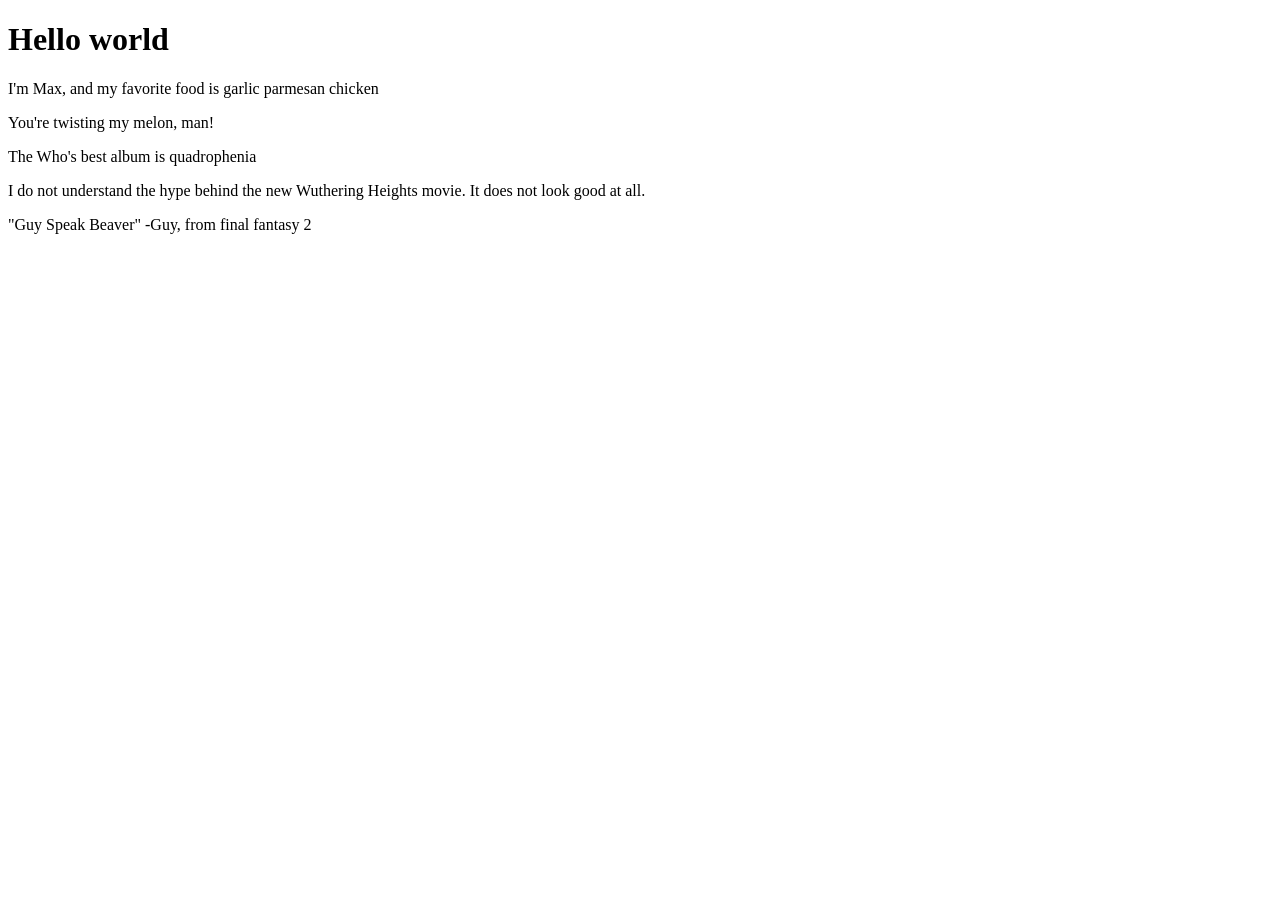
<file: index.html>
<!DOCTYPE html>
<html>
<body>
    <h1>Hello world</h1>
    <p>I'm Max, and my favorite food is garlic parmesan chicken</p>
    <p>You're twisting my melon, man!</p>
    <p>The Who's best album is quadrophenia</p>
    <p>I do not understand the hype behind the new Wuthering Heights movie. It does not look good at all.</p>
    <p>"Guy Speak Beaver" -Guy, from final fantasy 2</p>
</body>
</html>
</file>
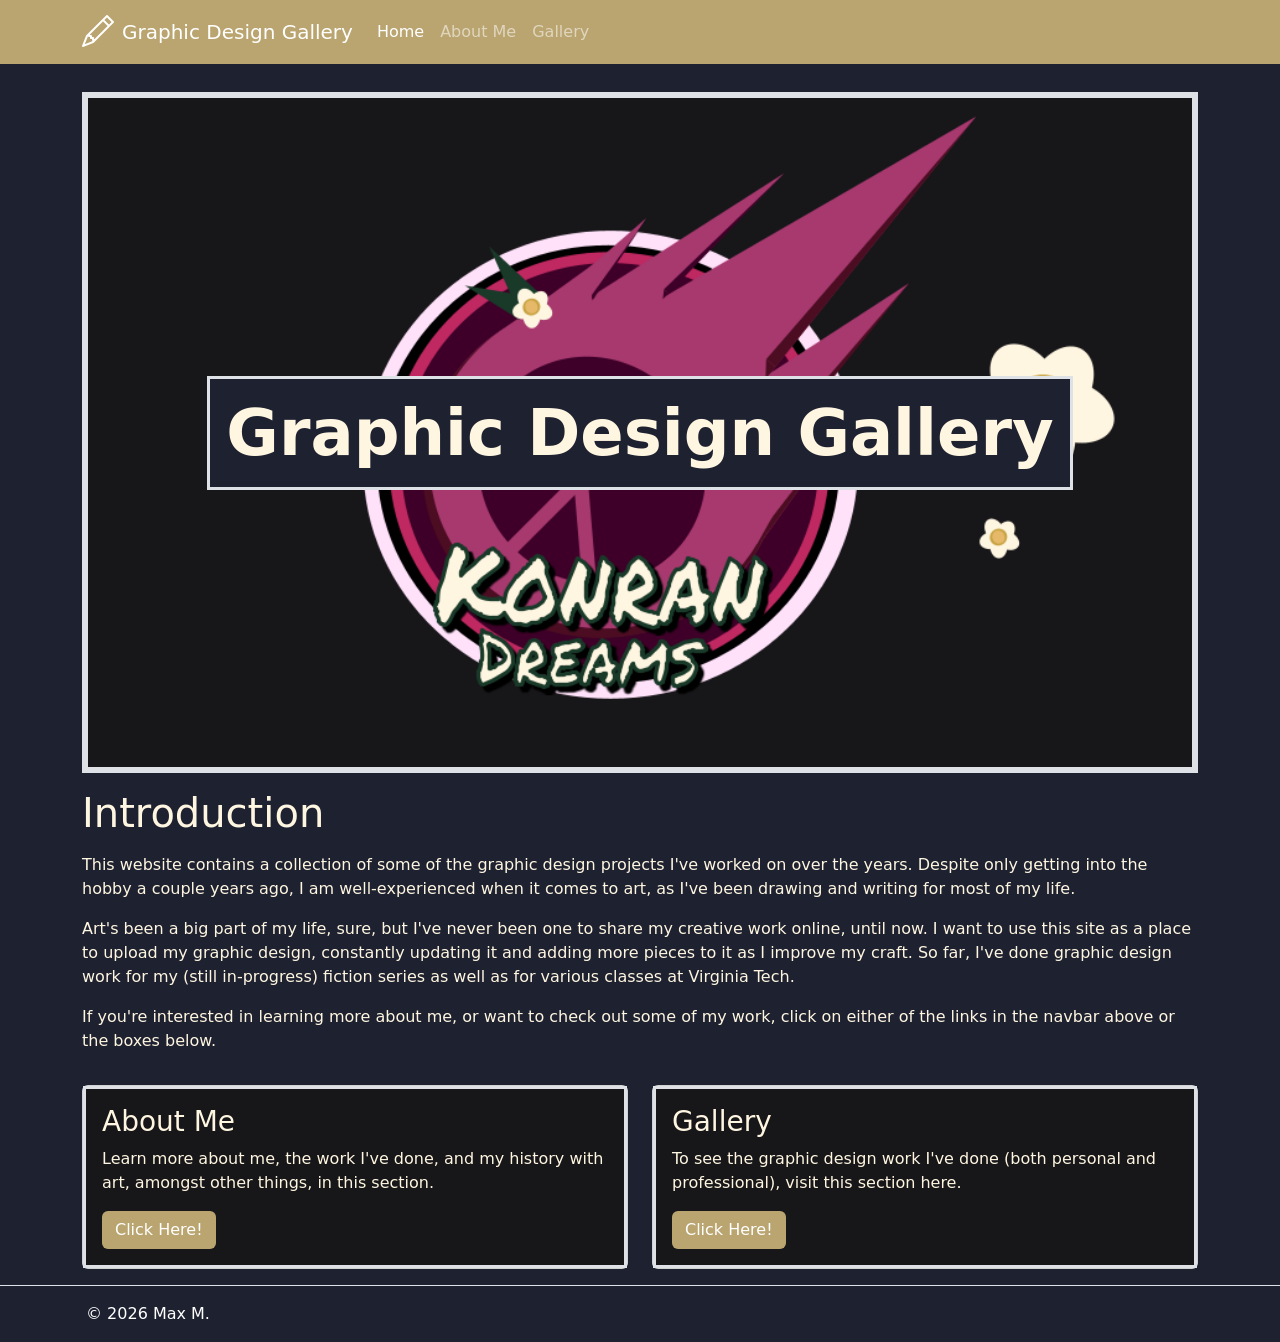
<file: bootstrap-website/index.html>
<!doctype html>
<html lang="en" class="h-100 w-100">

<head>
  <meta charset="utf-8">
  <meta name="viewport" content="width=device-width, initial-scale=1">
  <title>Bootstrap demo</title>
  <link href="https://cdn.jsdelivr.net/npm/bootstrap@5.3.8/dist/css/bootstrap.min.css" rel="stylesheet"
    integrity="sha384-sRIl4kxILFvY47J16cr9ZwB07vP4J8+LH7qKQnuqkuIAvNWLzeN8tE5YBujZqJLB" crossorigin="anonymous">
  <link rel="stylesheet" href="https://cdn.jsdelivr.net/npm/bootstrap-icons@1.13.1/font/bootstrap-icons.min.css">
  <style>
    body {
      background-color: #1e2130ff;
    }

    h1 {
      color: #fff6e1ff;
    }

    p {
      color: #fff6e1ff;
    }

    .bg-image-container {
      background-image: url('images/Konran Dreams and the Ferry Council Graphic Design Project.png');
      background-size: cover;
      background-position: center;
      background-repeat: no-repeat;
      padding-top: 1px;
      height: 75vh;
      flex-shrink: 1;
    }

    .gradient {
      background-image: linear-gradient(to bottom, #1e2130ff, #1e2130ff);
      border-width: 1px;
      border-color: #fff6e1ff;
      object-fit: contain;
      margin: 10px;
    }

    .custom-footer-text {
      color: #fff6e1ff;
      /* Use !important if Bootstrap defaults override your style */
    }

    .card-text {
      color: #1e2130ff
    }

    .border {
      object-fit: contain;
    }

    .card {
      color: #1e2130ff;
    }

    .card-body {
      color: #1e2130ff;
    }

    .card-title {
      color: #fff6e1ff;
    }

    .card-text {
      color: #fff6e1ff;
    }

    .bs-body-bg {
      color: #1e2130ff;
    }

    .btn.btn-custom {
      background-color: #baa570ff;
      color: white;
    }

  </style>
</head>

<body class="h-100 w-100 d-flex flex-column">
  <nav class="navbar navbar-expand-lg navbar-dark mb-4" style="background-color:#baa570ff" aria-label="navbar">
    <div class="container"> <i class="bi bi-pencil pe-2 fs-2" style="color:white"></i> <a class="navbar-brand"
        href="index.html">Graphic Design Gallery</a> <button class="navbar-toggler" type="button" data-bs-toggle="collapse"
        data-bs-target="#navbar" aria-controls="navbar" aria-expanded="false" aria-label="Toggle navigation"> <span
          class="navbar-toggler-icon"></span> </button>
      <div class="collapse navbar-collapse" id="navbar">
        <ul class="navbar-nav me-auto mb-2 mb-lg-0">
          <li class="nav-item"> <a class="nav-link active" aria-current="page" href="index.html">Home</a> </li>
          <li class="nav-item"> <a class="nav-link" href="about.html">About Me</a> </li>
          <li class="nav-item"> <a class="nav-link" href="gallery.html">Gallery</a> </li>
        </ul>
      </div>
    </div>
  </nav>
  <main class="container flex-grow-1 flex-shrink-1 pt-1">
    <div class="border border-3">
      <header
        class="bg-image-container image-fluid text-white d-flex flex-shrink-1 align-items-center justify-content-center border border-3">
        <div class="gradient flex-shrink-1">
          <h1 class="display-3 p-3 fw-bold border border-3 mb-0 d-flex flex-shrink-1">Graphic Design Gallery</h1>
        </div>
      </header>
    </div>
    <h1 class="pt-3 pb-2">Introduction</h1>
    <div>
      <p>
        This website contains a collection of some of the graphic design projects I've worked on over the years.
        Despite only getting into the hobby a couple years ago, I am well-experienced when it comes to art, as I've been
        drawing and writing for most of my life.
      </p>
    </div>
    <div>
      <p>
        Art's been a big part of my life, sure, but I've never been one to share my creative work online, until now. I want to use this site as a place to upload my graphic design, constantly updating it and adding more pieces to it as I improve my craft. So far, I've done graphic design work for my (still in-progress) fiction series as well as for various classes at Virginia Tech.
      </p>
    </div>
    <div>
      <p>
        If you're interested in learning more about me, or want to check out some of my work, click on either of the links
        in the navbar above or the boxes below.
      </p>
    </div>
    <div class="row">
      <div class="col-sm-6 mb-3 mb-sm-0 pt-3 pb-3">
        <div class="card">
          <div class="card-body border border-3" style="background-color: #171619ff;">
            <h3 class="card-title">About Me</h3>
            <p class="card-text">Learn more about me, the work I've done, and my history with art, amongst
              other things, in this section.</p>
            <a href="about.html" class="btn btn-custom">Click Here!</a>
          </div>
        </div>
      </div>
      <div class="col-sm-6 mb-3 mb-sm-0 pt-3 pb-3">
        <div class="card">
          <div class="card-body border border-3" style="background-color: #171619ff;">
            <h3 class="card-title">Gallery</h3>
            <p class="card-text">To see the graphic design work I've done (both personal and professional), visit this
              section here.
            </p>
            <a href="gallery.html" class="btn btn-custom">Click Here!</a>
          </div>
        </div>
      </div>
    </div>
  </main>
  <footer class="mt-auto border-top text-white">
    <div class="container d-flex flex-wrap justify-content-between align-items-center py-3">
      <div class="col-md-4 d-flex align-items-center"><span class="mb-3 mb-md-0 ps-1 text-body-white-secondary">© 2026
          Max
          M.</span></div>
    </div>
  </footer>
  <script src="https://cdn.jsdelivr.net/npm/bootstrap@5.3.8/dist/js/bootstrap.bundle.min.js"
    integrity="sha384-FKyoEForCGlyvwx9Hj09JcYn3nv7wiPVlz7YYwJrWVcXK/BmnVDxM+D2scQbITxI"
    crossorigin="anonymous"></script>
</body>

</html>
</file>
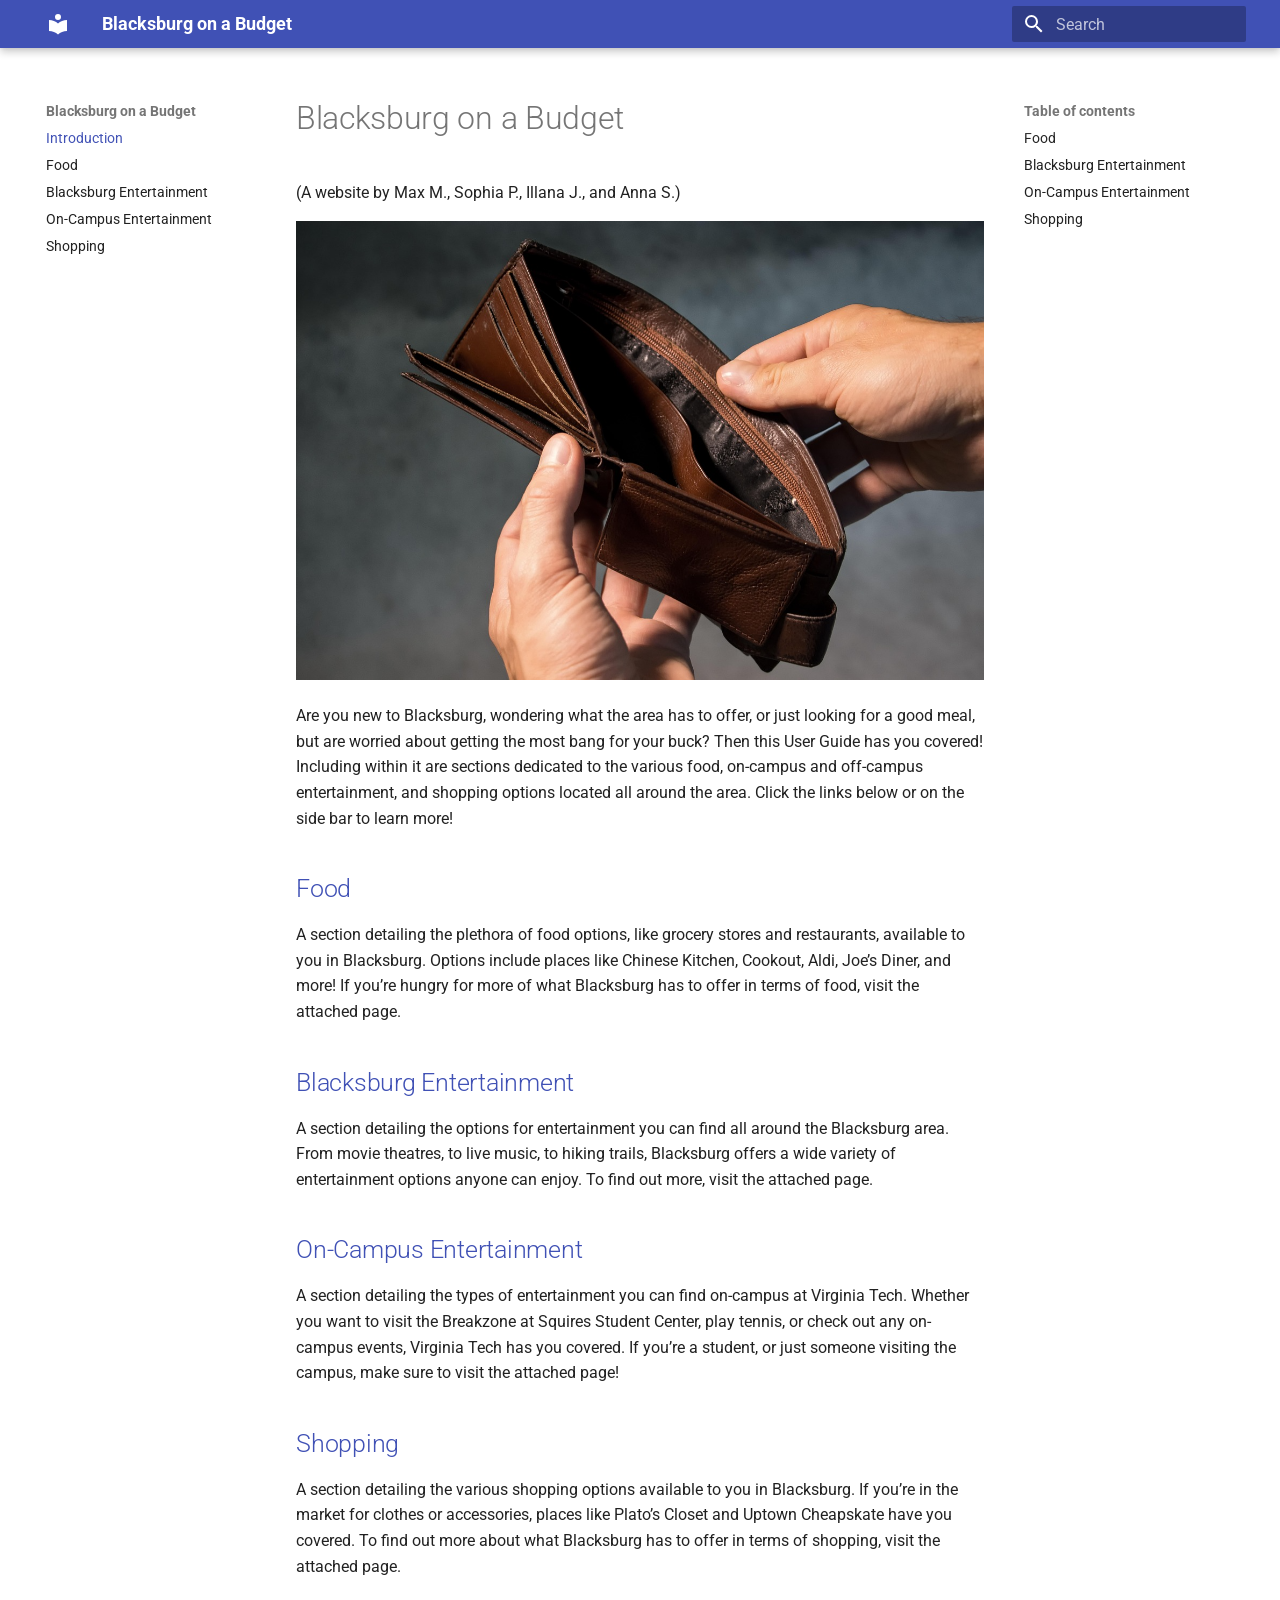
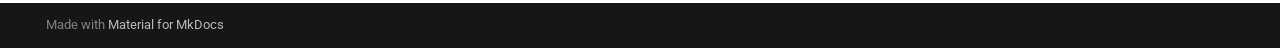
<file: site/index.html>
<!doctype html>
<html lang="en" class="no-js">
  <head>
    
      <meta charset="utf-8">
      <meta name="viewport" content="width=device-width,initial-scale=1">
      
        <meta name="description" content="The landing page of Blacksburg on a Budget; provides overviews of each section, allowing users to know what to expect to find in them.">
      
      
      
        <link rel="canonical" href="https://githubusername.github.io/site/">
      
      
      
        <link rel="next" href="food/">
      
      
        
      
      
      <link rel="icon" href="assets/images/favicon.png">
      <meta name="generator" content="mkdocs-1.6.1, mkdocs-material-9.7.3">
    
    
      
        <title>Introduction - Blacksburg on a Budget</title>
      
    
    
      <link rel="stylesheet" href="assets/stylesheets/main.484c7ddc.min.css">
      
      


    
    
      
    
    
      
        
        
        <link rel="preconnect" href="https://fonts.gstatic.com" crossorigin>
        <link rel="stylesheet" href="https://fonts.googleapis.com/css?family=Roboto:300,300i,400,400i,700,700i%7CRoboto+Mono:400,400i,700,700i&display=fallback">
        <style>:root{--md-text-font:"Roboto";--md-code-font:"Roboto Mono"}</style>
      
    
    
    <script>__md_scope=new URL(".",location),__md_hash=e=>[...e].reduce(((e,_)=>(e<<5)-e+_.charCodeAt(0)),0),__md_get=(e,_=localStorage,t=__md_scope)=>JSON.parse(_.getItem(t.pathname+"."+e)),__md_set=(e,_,t=localStorage,a=__md_scope)=>{try{t.setItem(a.pathname+"."+e,JSON.stringify(_))}catch(e){}}</script>
    
      

    
    
  </head>
  
  
    <body dir="ltr">
  
    
    <input class="md-toggle" data-md-toggle="drawer" type="checkbox" id="__drawer" autocomplete="off">
    <input class="md-toggle" data-md-toggle="search" type="checkbox" id="__search" autocomplete="off">
    <label class="md-overlay" for="__drawer"></label>
    <div data-md-component="skip">
      
        
        <a href="#blacksburg-on-a-budget" class="md-skip">
          Skip to content
        </a>
      
    </div>
    <div data-md-component="announce">
      
    </div>
    
    
      

  

<header class="md-header md-header--shadow" data-md-component="header">
  <nav class="md-header__inner md-grid" aria-label="Header">
    <a href="." title="Blacksburg on a Budget" class="md-header__button md-logo" aria-label="Blacksburg on a Budget" data-md-component="logo">
      
  
  <svg xmlns="http://www.w3.org/2000/svg" viewBox="0 0 24 24"><path d="M12 8a3 3 0 0 0 3-3 3 3 0 0 0-3-3 3 3 0 0 0-3 3 3 3 0 0 0 3 3m0 3.54C9.64 9.35 6.5 8 3 8v11c3.5 0 6.64 1.35 9 3.54 2.36-2.19 5.5-3.54 9-3.54V8c-3.5 0-6.64 1.35-9 3.54"/></svg>

    </a>
    <label class="md-header__button md-icon" for="__drawer">
      
      <svg xmlns="http://www.w3.org/2000/svg" viewBox="0 0 24 24"><path d="M3 6h18v2H3zm0 5h18v2H3zm0 5h18v2H3z"/></svg>
    </label>
    <div class="md-header__title" data-md-component="header-title">
      <div class="md-header__ellipsis">
        <div class="md-header__topic">
          <span class="md-ellipsis">
            Blacksburg on a Budget
          </span>
        </div>
        <div class="md-header__topic" data-md-component="header-topic">
          <span class="md-ellipsis">
            
              Introduction
            
          </span>
        </div>
      </div>
    </div>
    
    
      <script>var palette=__md_get("__palette");if(palette&&palette.color){if("(prefers-color-scheme)"===palette.color.media){var media=matchMedia("(prefers-color-scheme: light)"),input=document.querySelector(media.matches?"[data-md-color-media='(prefers-color-scheme: light)']":"[data-md-color-media='(prefers-color-scheme: dark)']");palette.color.media=input.getAttribute("data-md-color-media"),palette.color.scheme=input.getAttribute("data-md-color-scheme"),palette.color.primary=input.getAttribute("data-md-color-primary"),palette.color.accent=input.getAttribute("data-md-color-accent")}for(var[key,value]of Object.entries(palette.color))document.body.setAttribute("data-md-color-"+key,value)}</script>
    
    
    
      
      
        <label class="md-header__button md-icon" for="__search">
          
          <svg xmlns="http://www.w3.org/2000/svg" viewBox="0 0 24 24"><path d="M9.5 3A6.5 6.5 0 0 1 16 9.5c0 1.61-.59 3.09-1.56 4.23l.27.27h.79l5 5-1.5 1.5-5-5v-.79l-.27-.27A6.52 6.52 0 0 1 9.5 16 6.5 6.5 0 0 1 3 9.5 6.5 6.5 0 0 1 9.5 3m0 2C7 5 5 7 5 9.5S7 14 9.5 14 14 12 14 9.5 12 5 9.5 5"/></svg>
        </label>
        <div class="md-search" data-md-component="search" role="dialog">
  <label class="md-search__overlay" for="__search"></label>
  <div class="md-search__inner" role="search">
    <form class="md-search__form" name="search">
      <input type="text" class="md-search__input" name="query" aria-label="Search" placeholder="Search" autocapitalize="off" autocorrect="off" autocomplete="off" spellcheck="false" data-md-component="search-query" required>
      <label class="md-search__icon md-icon" for="__search">
        
        <svg xmlns="http://www.w3.org/2000/svg" viewBox="0 0 24 24"><path d="M9.5 3A6.5 6.5 0 0 1 16 9.5c0 1.61-.59 3.09-1.56 4.23l.27.27h.79l5 5-1.5 1.5-5-5v-.79l-.27-.27A6.52 6.52 0 0 1 9.5 16 6.5 6.5 0 0 1 3 9.5 6.5 6.5 0 0 1 9.5 3m0 2C7 5 5 7 5 9.5S7 14 9.5 14 14 12 14 9.5 12 5 9.5 5"/></svg>
        
        <svg xmlns="http://www.w3.org/2000/svg" viewBox="0 0 24 24"><path d="M20 11v2H8l5.5 5.5-1.42 1.42L4.16 12l7.92-7.92L13.5 5.5 8 11z"/></svg>
      </label>
      <nav class="md-search__options" aria-label="Search">
        
        <button type="reset" class="md-search__icon md-icon" title="Clear" aria-label="Clear" tabindex="-1">
          
          <svg xmlns="http://www.w3.org/2000/svg" viewBox="0 0 24 24"><path d="M19 6.41 17.59 5 12 10.59 6.41 5 5 6.41 10.59 12 5 17.59 6.41 19 12 13.41 17.59 19 19 17.59 13.41 12z"/></svg>
        </button>
      </nav>
      
    </form>
    <div class="md-search__output">
      <div class="md-search__scrollwrap" tabindex="0" data-md-scrollfix>
        <div class="md-search-result" data-md-component="search-result">
          <div class="md-search-result__meta">
            Initializing search
          </div>
          <ol class="md-search-result__list" role="presentation"></ol>
        </div>
      </div>
    </div>
  </div>
</div>
      
    
    
  </nav>
  
</header>
    
    <div class="md-container" data-md-component="container">
      
      
        
          
        
      
      <main class="md-main" data-md-component="main">
        <div class="md-main__inner md-grid">
          
            
              
              <div class="md-sidebar md-sidebar--primary" data-md-component="sidebar" data-md-type="navigation" >
                <div class="md-sidebar__scrollwrap">
                  <div class="md-sidebar__inner">
                    



<nav class="md-nav md-nav--primary" aria-label="Navigation" data-md-level="0">
  <label class="md-nav__title" for="__drawer">
    <a href="." title="Blacksburg on a Budget" class="md-nav__button md-logo" aria-label="Blacksburg on a Budget" data-md-component="logo">
      
  
  <svg xmlns="http://www.w3.org/2000/svg" viewBox="0 0 24 24"><path d="M12 8a3 3 0 0 0 3-3 3 3 0 0 0-3-3 3 3 0 0 0-3 3 3 3 0 0 0 3 3m0 3.54C9.64 9.35 6.5 8 3 8v11c3.5 0 6.64 1.35 9 3.54 2.36-2.19 5.5-3.54 9-3.54V8c-3.5 0-6.64 1.35-9 3.54"/></svg>

    </a>
    Blacksburg on a Budget
  </label>
  
  <ul class="md-nav__list" data-md-scrollfix>
    
      
      
  
  
    
  
  
  
    <li class="md-nav__item md-nav__item--active">
      
      <input class="md-nav__toggle md-toggle" type="checkbox" id="__toc">
      
      
        
      
      
        <label class="md-nav__link md-nav__link--active" for="__toc">
          
  
  
  <span class="md-ellipsis">
    
  
    Introduction
  

    
  </span>
  
  

          <span class="md-nav__icon md-icon"></span>
        </label>
      
      <a href="." class="md-nav__link md-nav__link--active">
        
  
  
  <span class="md-ellipsis">
    
  
    Introduction
  

    
  </span>
  
  

      </a>
      
        

<nav class="md-nav md-nav--secondary" aria-label="Table of contents">
  
  
  
    
  
  
    <label class="md-nav__title" for="__toc">
      <span class="md-nav__icon md-icon"></span>
      Table of contents
    </label>
    <ul class="md-nav__list" data-md-component="toc" data-md-scrollfix>
      
        <li class="md-nav__item">
  <a href="#food" class="md-nav__link">
    <span class="md-ellipsis">
      
        Food
      
    </span>
  </a>
  
</li>
      
        <li class="md-nav__item">
  <a href="#blacksburg-entertainment" class="md-nav__link">
    <span class="md-ellipsis">
      
        Blacksburg Entertainment
      
    </span>
  </a>
  
</li>
      
        <li class="md-nav__item">
  <a href="#on-campus-entertainment" class="md-nav__link">
    <span class="md-ellipsis">
      
        On-Campus Entertainment
      
    </span>
  </a>
  
</li>
      
        <li class="md-nav__item">
  <a href="#shopping" class="md-nav__link">
    <span class="md-ellipsis">
      
        Shopping
      
    </span>
  </a>
  
</li>
      
    </ul>
  
</nav>
      
    </li>
  

    
      
      
  
  
  
  
    <li class="md-nav__item">
      <a href="food/" class="md-nav__link">
        
  
  
  <span class="md-ellipsis">
    
  
    Food
  

    
  </span>
  
  

      </a>
    </li>
  

    
      
      
  
  
  
  
    <li class="md-nav__item">
      <a href="blacksburg_entertainment/" class="md-nav__link">
        
  
  
  <span class="md-ellipsis">
    
  
    Blacksburg Entertainment
  

    
  </span>
  
  

      </a>
    </li>
  

    
      
      
  
  
  
  
    <li class="md-nav__item">
      <a href="on_campus_entertainment/" class="md-nav__link">
        
  
  
  <span class="md-ellipsis">
    
  
    On-Campus Entertainment
  

    
  </span>
  
  

      </a>
    </li>
  

    
      
      
  
  
  
  
    <li class="md-nav__item">
      <a href="shopping/" class="md-nav__link">
        
  
  
  <span class="md-ellipsis">
    
  
    Shopping
  

    
  </span>
  
  

      </a>
    </li>
  

    
  </ul>
</nav>
                  </div>
                </div>
              </div>
            
            
              
              <div class="md-sidebar md-sidebar--secondary" data-md-component="sidebar" data-md-type="toc" >
                <div class="md-sidebar__scrollwrap">
                  <div class="md-sidebar__inner">
                    

<nav class="md-nav md-nav--secondary" aria-label="Table of contents">
  
  
  
    
  
  
    <label class="md-nav__title" for="__toc">
      <span class="md-nav__icon md-icon"></span>
      Table of contents
    </label>
    <ul class="md-nav__list" data-md-component="toc" data-md-scrollfix>
      
        <li class="md-nav__item">
  <a href="#food" class="md-nav__link">
    <span class="md-ellipsis">
      
        Food
      
    </span>
  </a>
  
</li>
      
        <li class="md-nav__item">
  <a href="#blacksburg-entertainment" class="md-nav__link">
    <span class="md-ellipsis">
      
        Blacksburg Entertainment
      
    </span>
  </a>
  
</li>
      
        <li class="md-nav__item">
  <a href="#on-campus-entertainment" class="md-nav__link">
    <span class="md-ellipsis">
      
        On-Campus Entertainment
      
    </span>
  </a>
  
</li>
      
        <li class="md-nav__item">
  <a href="#shopping" class="md-nav__link">
    <span class="md-ellipsis">
      
        Shopping
      
    </span>
  </a>
  
</li>
      
    </ul>
  
</nav>
                  </div>
                </div>
              </div>
            
          
          
            <div class="md-content" data-md-component="content">
              
              <article class="md-content__inner md-typeset">
                
                  



<h1 id="blacksburg-on-a-budget">Blacksburg on a Budget</h1>
<p>(A website by Max M., Sophia P., Illana J., and Anna S.)</p>
<p><img alt="An image of two hands holding a brown, empty wallet open." src="image.png" /></p>
<p>Are you new to Blacksburg, wondering what the area has to offer, or just looking for a good meal, but are worried about getting the most bang for your buck? Then this User Guide has you covered! Including within it are sections dedicated to the various food, on-campus and off-campus entertainment, and shopping options located all around the area. Click the links below or on the side bar to learn more!</p>
<h2 id="food"><a href="food/">Food</a></h2>
<p>A section detailing the plethora of food options, like grocery stores and restaurants, available to you in Blacksburg. Options include places like Chinese Kitchen, Cookout, Aldi, Joe’s Diner, and more! If you’re hungry for more of what Blacksburg has to offer in terms of food, visit the attached page.</p>
<h2 id="blacksburg-entertainment"><a href="blacksburg_entertainment/">Blacksburg Entertainment</a></h2>
<p>A section detailing the options for entertainment you can find all around the Blacksburg area. From movie theatres, to live music, to hiking trails, Blacksburg offers a wide variety of entertainment options anyone can enjoy. To find out more, visit the attached page.</p>
<h2 id="on-campus-entertainment"><a href="on_campus_entertainment/">On-Campus Entertainment</a></h2>
<p>A section detailing the types of entertainment you can find on-campus at Virginia Tech. Whether you want to visit the Breakzone at Squires Student Center, play tennis, or check out any on-campus events, Virginia Tech has you covered. If you’re a student, or just someone visiting the campus, make sure to visit the attached page!</p>
<h2 id="shopping"><a href="shopping/">Shopping</a></h2>
<p>A section detailing the various shopping options available to you in Blacksburg. If you’re in the market for clothes or accessories, places like Plato’s Closet and Uptown Cheapskate have you covered. To find out more about what Blacksburg has to offer in terms of shopping, visit the attached page.</p>







  
  






                
              </article>
            </div>
          
          
<script>var target=document.getElementById(location.hash.slice(1));target&&target.name&&(target.checked=target.name.startsWith("__tabbed_"))</script>
        </div>
        
      </main>
      
        <footer class="md-footer">
  
  <div class="md-footer-meta md-typeset">
    <div class="md-footer-meta__inner md-grid">
      <div class="md-copyright">
  
  
    Made with
    <a href="https://squidfunk.github.io/mkdocs-material/" target="_blank" rel="noopener">
      Material for MkDocs
    </a>
  
</div>
      
    </div>
  </div>
</footer>
      
    </div>
    <div class="md-dialog" data-md-component="dialog">
      <div class="md-dialog__inner md-typeset"></div>
    </div>
    
    
    
      
      
      <script id="__config" type="application/json">{"annotate": null, "base": ".", "features": [], "search": "assets/javascripts/workers/search.2c215733.min.js", "tags": null, "translations": {"clipboard.copied": "Copied to clipboard", "clipboard.copy": "Copy to clipboard", "search.result.more.one": "1 more on this page", "search.result.more.other": "# more on this page", "search.result.none": "No matching documents", "search.result.one": "1 matching document", "search.result.other": "# matching documents", "search.result.placeholder": "Type to start searching", "search.result.term.missing": "Missing", "select.version": "Select version"}, "version": null}</script>
    
    
      <script src="assets/javascripts/bundle.79ae519e.min.js"></script>
      
    
  </body>
</html>
</file>
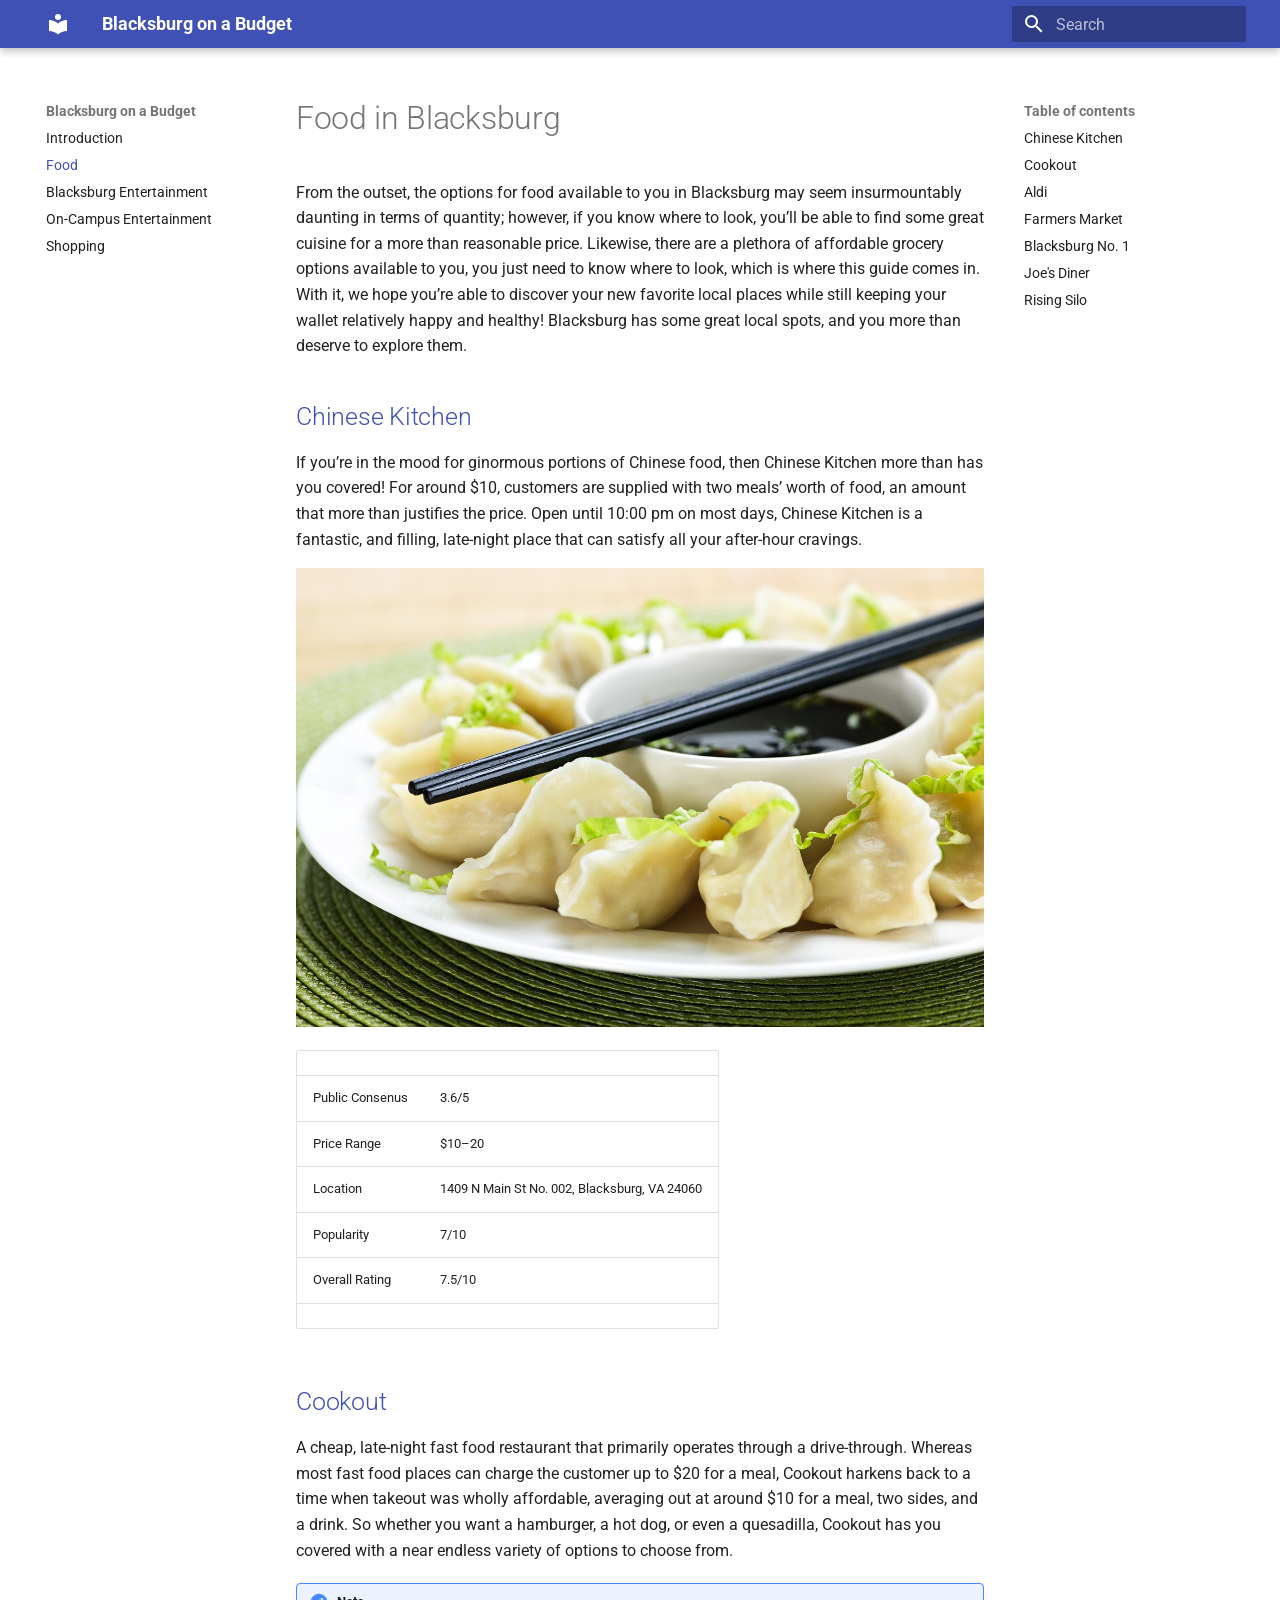
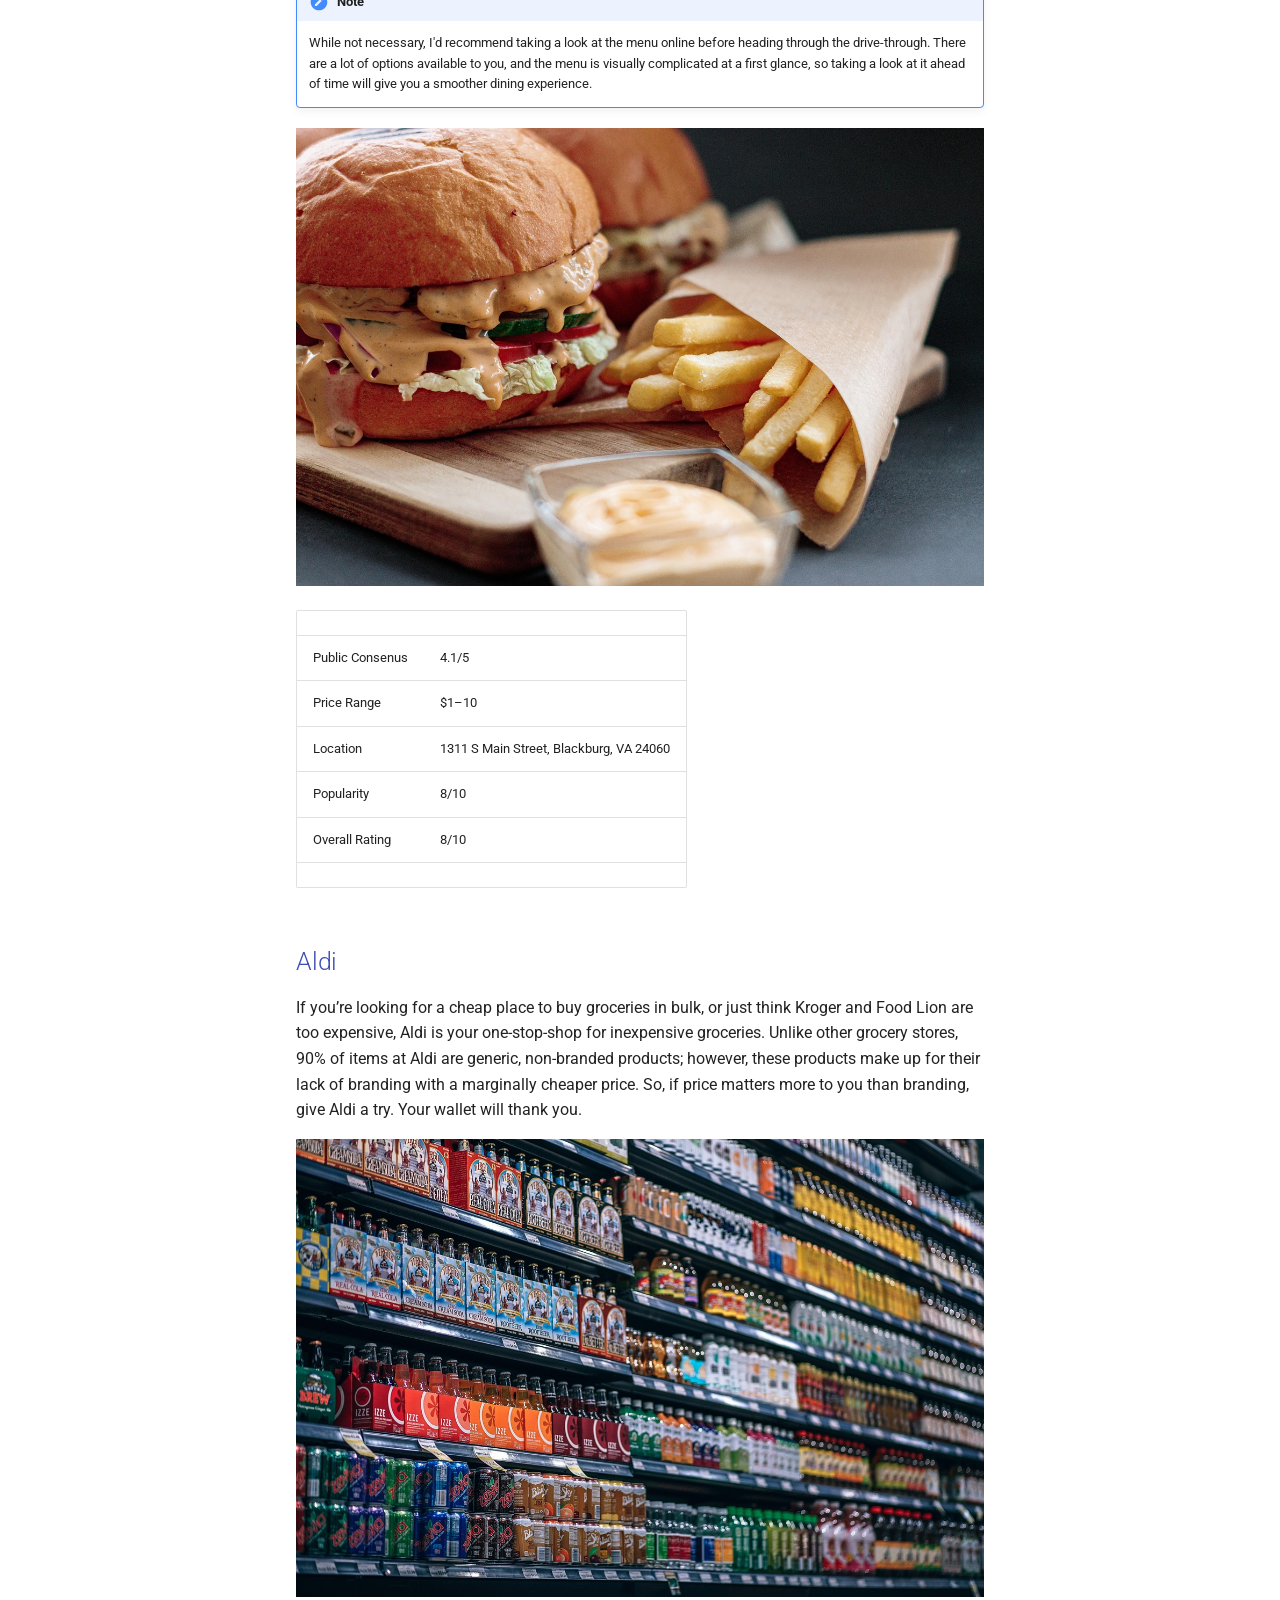
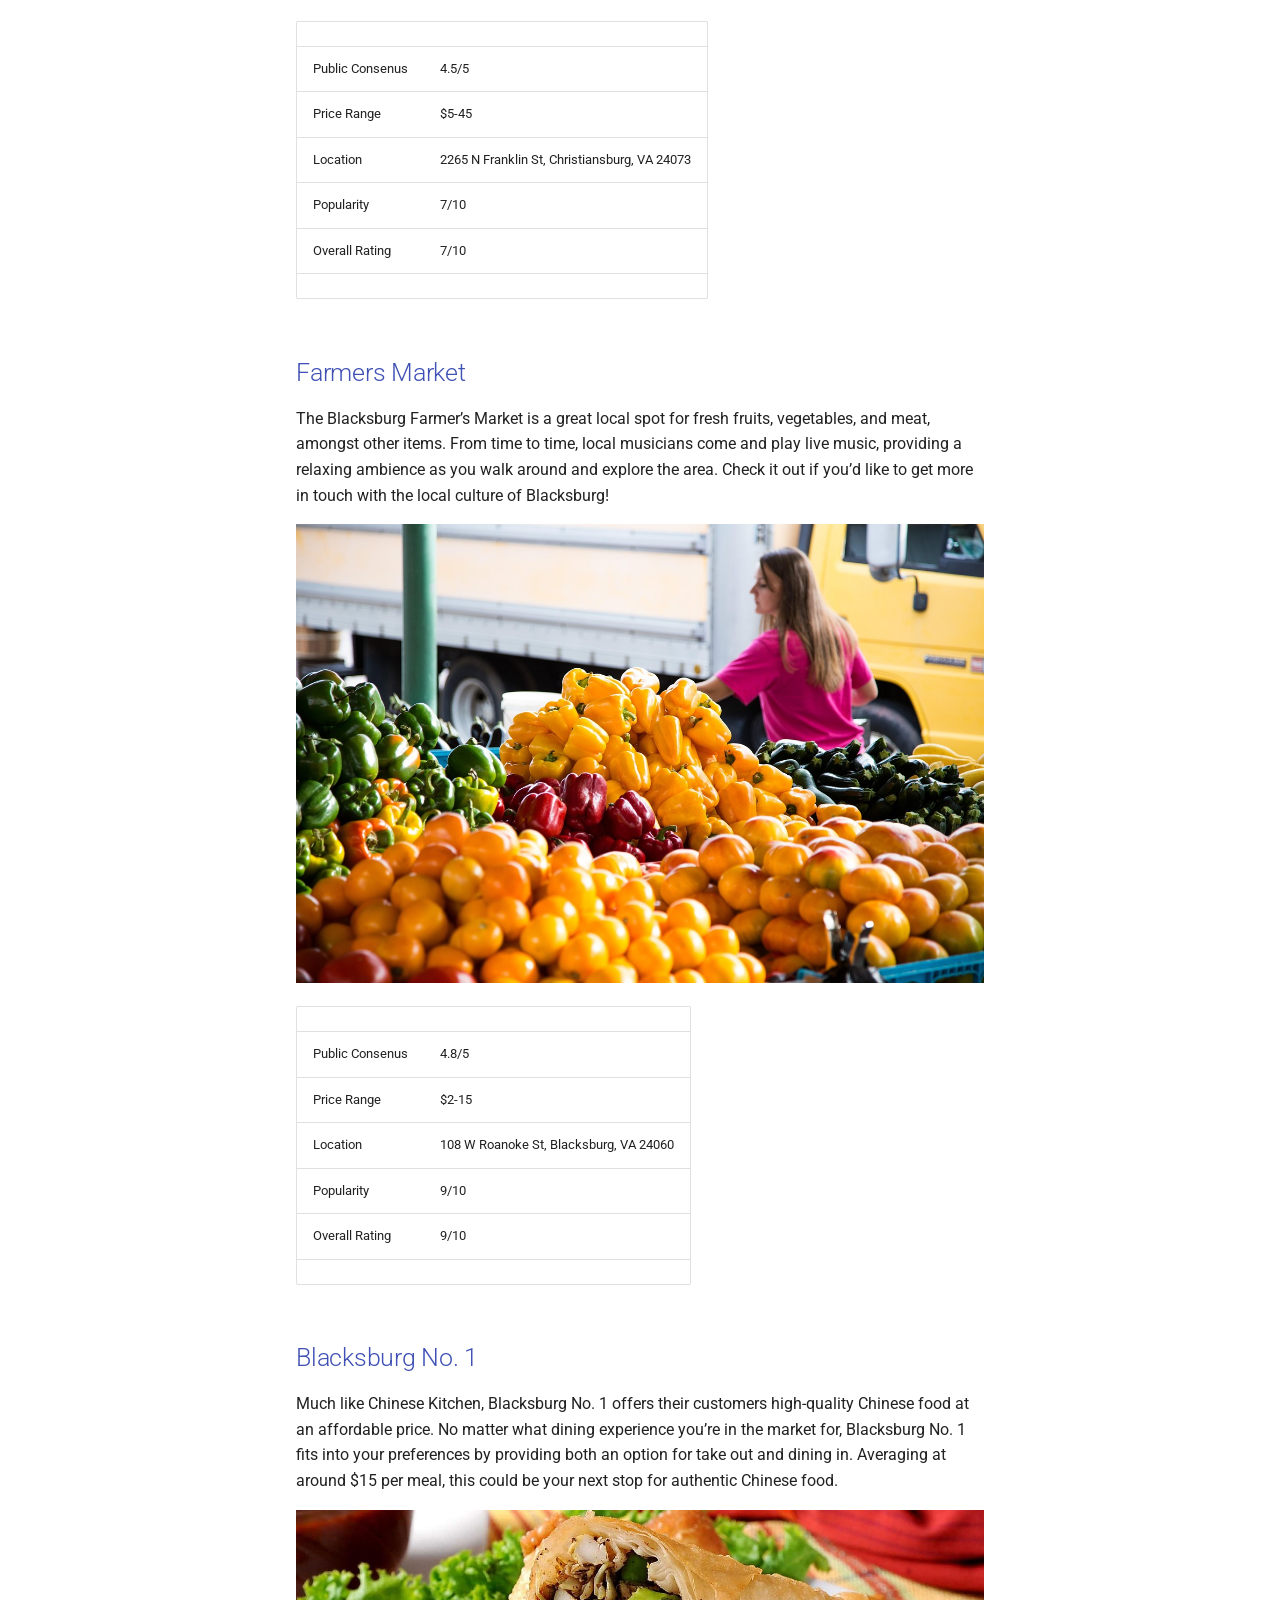
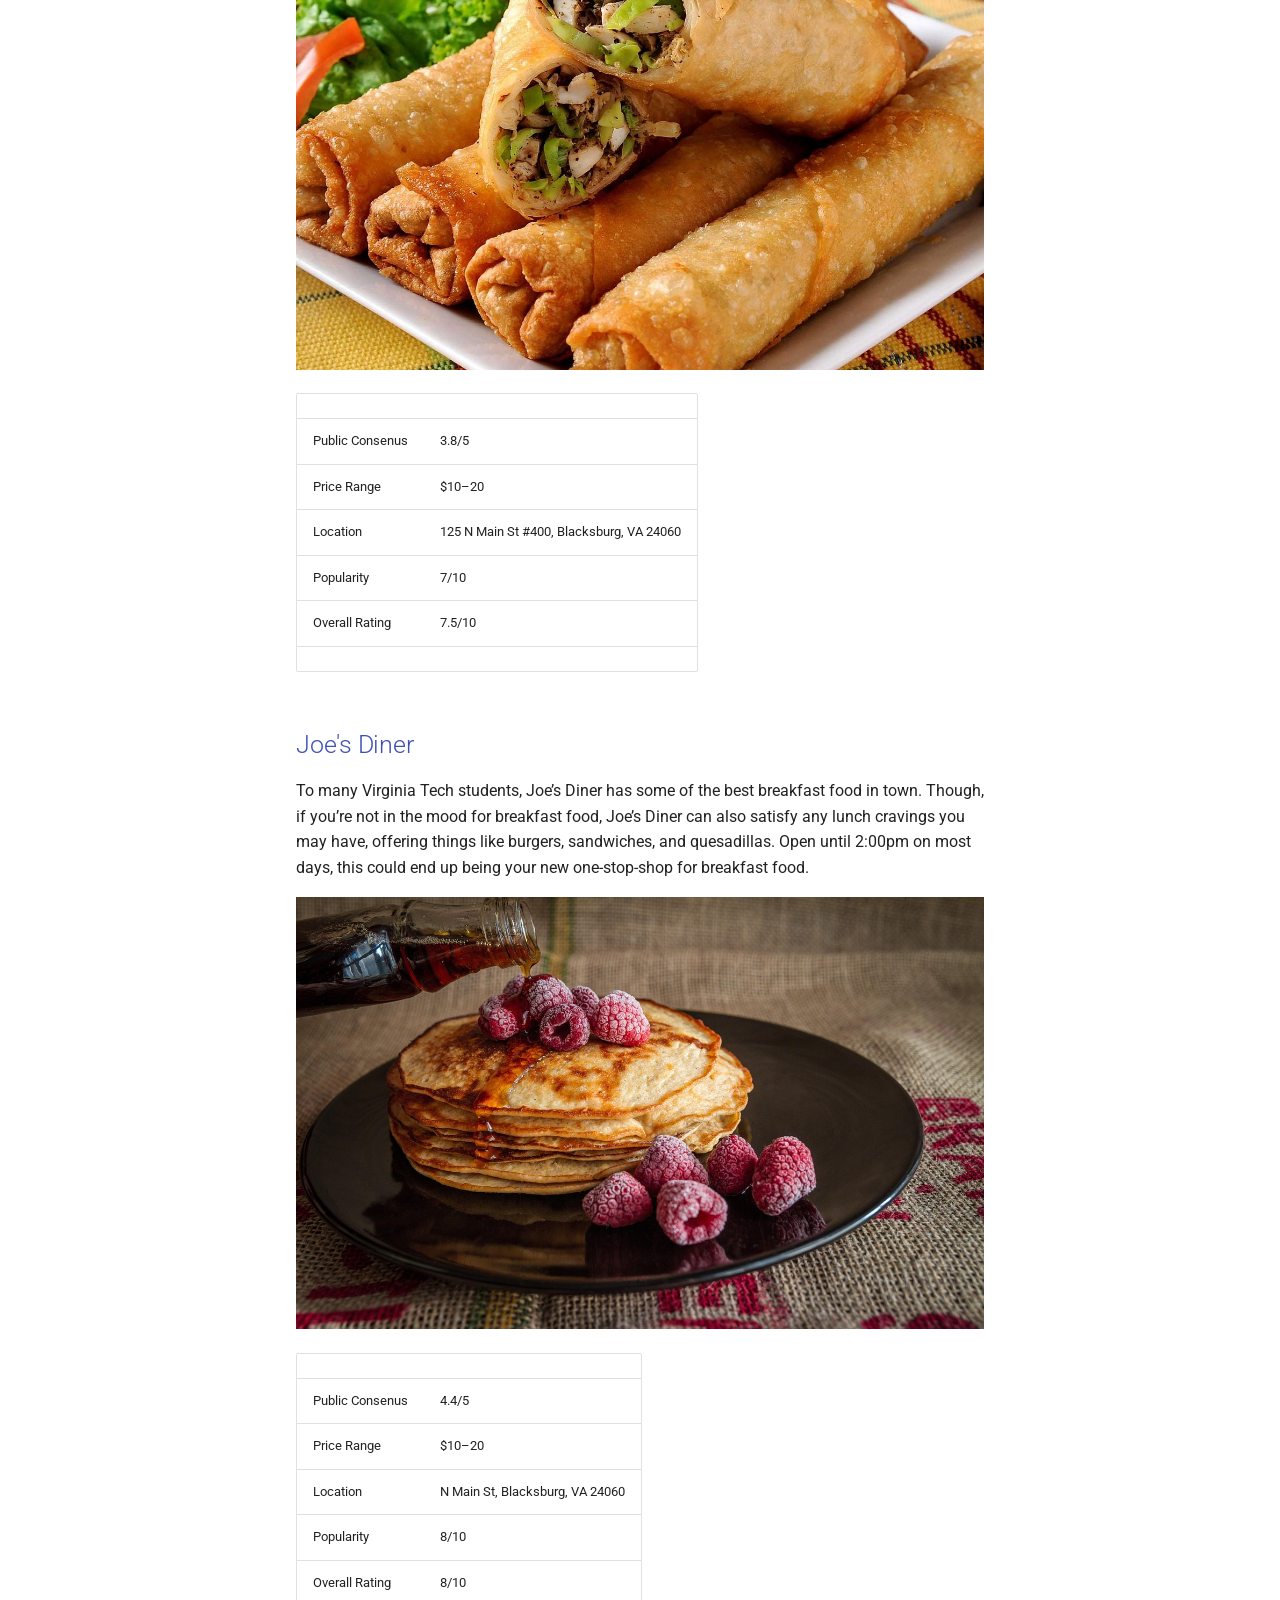
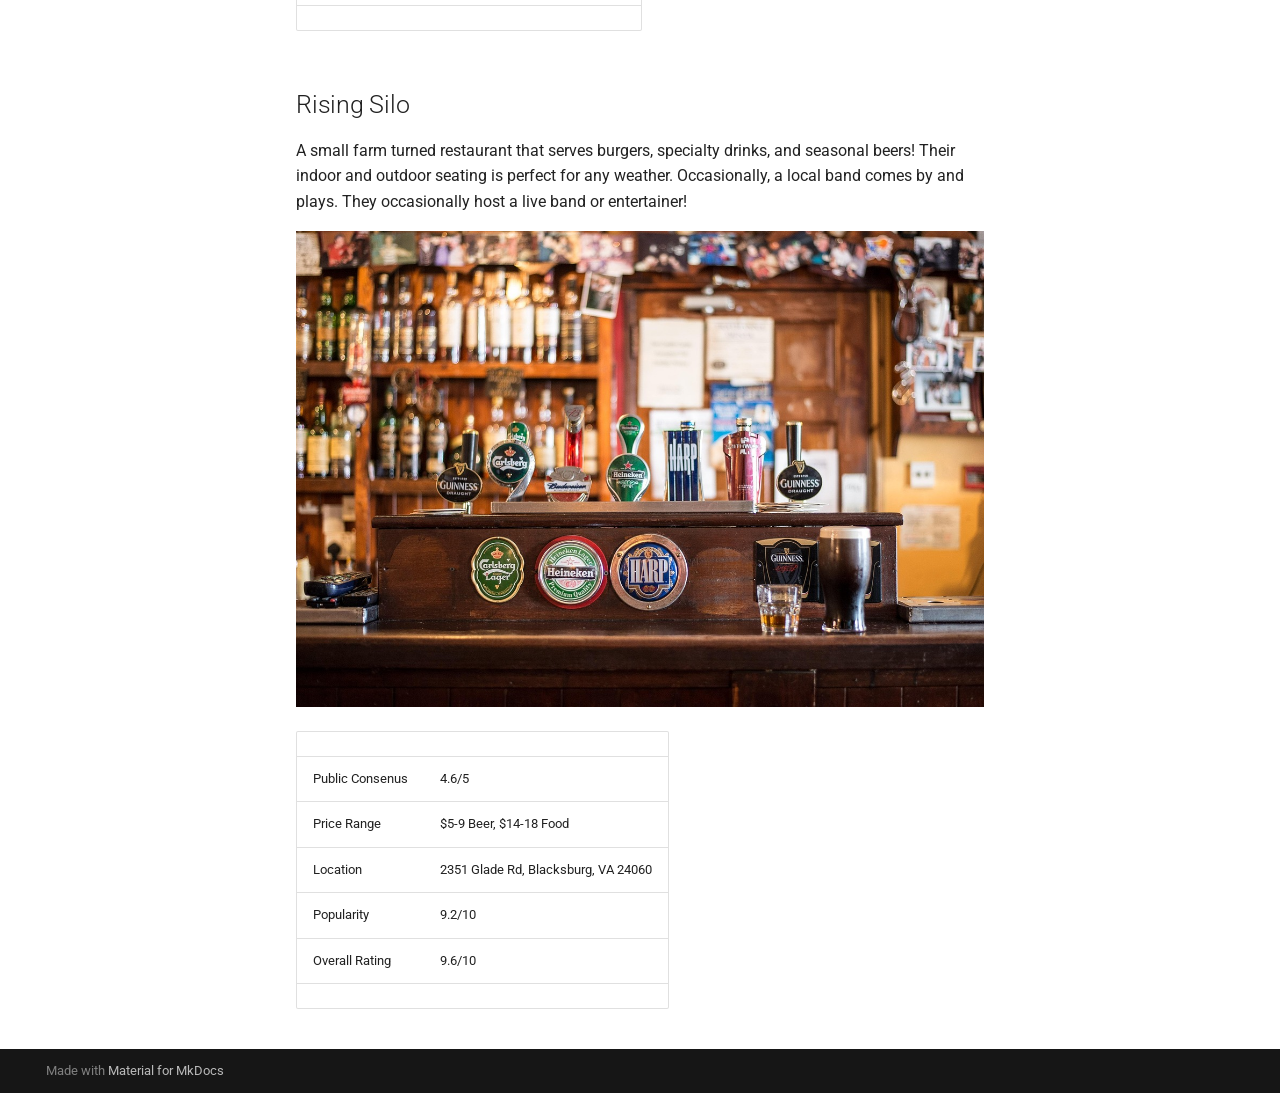
<file: site/food/index.html>
<!doctype html>
<html lang="en" class="no-js">
  <head>
    
      <meta charset="utf-8">
      <meta name="viewport" content="width=device-width,initial-scale=1">
      
        <meta name="description" content="A list that gives users a variety of options when it comes to cheap takeout and groceries.">
      
      
      
        <link rel="canonical" href="https://githubusername.github.io/site/food/">
      
      
        <link rel="prev" href="..">
      
      
        <link rel="next" href="../blacksburg_entertainment/">
      
      
        
      
      
      <link rel="icon" href="../assets/images/favicon.png">
      <meta name="generator" content="mkdocs-1.6.1, mkdocs-material-9.7.3">
    
    
      
        <title>Food in Blacksburg - Blacksburg on a Budget</title>
      
    
    
      <link rel="stylesheet" href="../assets/stylesheets/main.484c7ddc.min.css">
      
      


    
    
      
    
    
      
        
        
        <link rel="preconnect" href="https://fonts.gstatic.com" crossorigin>
        <link rel="stylesheet" href="https://fonts.googleapis.com/css?family=Roboto:300,300i,400,400i,700,700i%7CRoboto+Mono:400,400i,700,700i&display=fallback">
        <style>:root{--md-text-font:"Roboto";--md-code-font:"Roboto Mono"}</style>
      
    
    
    <script>__md_scope=new URL("..",location),__md_hash=e=>[...e].reduce(((e,_)=>(e<<5)-e+_.charCodeAt(0)),0),__md_get=(e,_=localStorage,t=__md_scope)=>JSON.parse(_.getItem(t.pathname+"."+e)),__md_set=(e,_,t=localStorage,a=__md_scope)=>{try{t.setItem(a.pathname+"."+e,JSON.stringify(_))}catch(e){}}</script>
    
      

    
    
  </head>
  
  
    <body dir="ltr">
  
    
    <input class="md-toggle" data-md-toggle="drawer" type="checkbox" id="__drawer" autocomplete="off">
    <input class="md-toggle" data-md-toggle="search" type="checkbox" id="__search" autocomplete="off">
    <label class="md-overlay" for="__drawer"></label>
    <div data-md-component="skip">
      
        
        <a href="#food-in-blacksburg" class="md-skip">
          Skip to content
        </a>
      
    </div>
    <div data-md-component="announce">
      
    </div>
    
    
      

  

<header class="md-header md-header--shadow" data-md-component="header">
  <nav class="md-header__inner md-grid" aria-label="Header">
    <a href=".." title="Blacksburg on a Budget" class="md-header__button md-logo" aria-label="Blacksburg on a Budget" data-md-component="logo">
      
  
  <svg xmlns="http://www.w3.org/2000/svg" viewBox="0 0 24 24"><path d="M12 8a3 3 0 0 0 3-3 3 3 0 0 0-3-3 3 3 0 0 0-3 3 3 3 0 0 0 3 3m0 3.54C9.64 9.35 6.5 8 3 8v11c3.5 0 6.64 1.35 9 3.54 2.36-2.19 5.5-3.54 9-3.54V8c-3.5 0-6.64 1.35-9 3.54"/></svg>

    </a>
    <label class="md-header__button md-icon" for="__drawer">
      
      <svg xmlns="http://www.w3.org/2000/svg" viewBox="0 0 24 24"><path d="M3 6h18v2H3zm0 5h18v2H3zm0 5h18v2H3z"/></svg>
    </label>
    <div class="md-header__title" data-md-component="header-title">
      <div class="md-header__ellipsis">
        <div class="md-header__topic">
          <span class="md-ellipsis">
            Blacksburg on a Budget
          </span>
        </div>
        <div class="md-header__topic" data-md-component="header-topic">
          <span class="md-ellipsis">
            
              Food in Blacksburg
            
          </span>
        </div>
      </div>
    </div>
    
    
      <script>var palette=__md_get("__palette");if(palette&&palette.color){if("(prefers-color-scheme)"===palette.color.media){var media=matchMedia("(prefers-color-scheme: light)"),input=document.querySelector(media.matches?"[data-md-color-media='(prefers-color-scheme: light)']":"[data-md-color-media='(prefers-color-scheme: dark)']");palette.color.media=input.getAttribute("data-md-color-media"),palette.color.scheme=input.getAttribute("data-md-color-scheme"),palette.color.primary=input.getAttribute("data-md-color-primary"),palette.color.accent=input.getAttribute("data-md-color-accent")}for(var[key,value]of Object.entries(palette.color))document.body.setAttribute("data-md-color-"+key,value)}</script>
    
    
    
      
      
        <label class="md-header__button md-icon" for="__search">
          
          <svg xmlns="http://www.w3.org/2000/svg" viewBox="0 0 24 24"><path d="M9.5 3A6.5 6.5 0 0 1 16 9.5c0 1.61-.59 3.09-1.56 4.23l.27.27h.79l5 5-1.5 1.5-5-5v-.79l-.27-.27A6.52 6.52 0 0 1 9.5 16 6.5 6.5 0 0 1 3 9.5 6.5 6.5 0 0 1 9.5 3m0 2C7 5 5 7 5 9.5S7 14 9.5 14 14 12 14 9.5 12 5 9.5 5"/></svg>
        </label>
        <div class="md-search" data-md-component="search" role="dialog">
  <label class="md-search__overlay" for="__search"></label>
  <div class="md-search__inner" role="search">
    <form class="md-search__form" name="search">
      <input type="text" class="md-search__input" name="query" aria-label="Search" placeholder="Search" autocapitalize="off" autocorrect="off" autocomplete="off" spellcheck="false" data-md-component="search-query" required>
      <label class="md-search__icon md-icon" for="__search">
        
        <svg xmlns="http://www.w3.org/2000/svg" viewBox="0 0 24 24"><path d="M9.5 3A6.5 6.5 0 0 1 16 9.5c0 1.61-.59 3.09-1.56 4.23l.27.27h.79l5 5-1.5 1.5-5-5v-.79l-.27-.27A6.52 6.52 0 0 1 9.5 16 6.5 6.5 0 0 1 3 9.5 6.5 6.5 0 0 1 9.5 3m0 2C7 5 5 7 5 9.5S7 14 9.5 14 14 12 14 9.5 12 5 9.5 5"/></svg>
        
        <svg xmlns="http://www.w3.org/2000/svg" viewBox="0 0 24 24"><path d="M20 11v2H8l5.5 5.5-1.42 1.42L4.16 12l7.92-7.92L13.5 5.5 8 11z"/></svg>
      </label>
      <nav class="md-search__options" aria-label="Search">
        
        <button type="reset" class="md-search__icon md-icon" title="Clear" aria-label="Clear" tabindex="-1">
          
          <svg xmlns="http://www.w3.org/2000/svg" viewBox="0 0 24 24"><path d="M19 6.41 17.59 5 12 10.59 6.41 5 5 6.41 10.59 12 5 17.59 6.41 19 12 13.41 17.59 19 19 17.59 13.41 12z"/></svg>
        </button>
      </nav>
      
    </form>
    <div class="md-search__output">
      <div class="md-search__scrollwrap" tabindex="0" data-md-scrollfix>
        <div class="md-search-result" data-md-component="search-result">
          <div class="md-search-result__meta">
            Initializing search
          </div>
          <ol class="md-search-result__list" role="presentation"></ol>
        </div>
      </div>
    </div>
  </div>
</div>
      
    
    
  </nav>
  
</header>
    
    <div class="md-container" data-md-component="container">
      
      
        
          
        
      
      <main class="md-main" data-md-component="main">
        <div class="md-main__inner md-grid">
          
            
              
              <div class="md-sidebar md-sidebar--primary" data-md-component="sidebar" data-md-type="navigation" >
                <div class="md-sidebar__scrollwrap">
                  <div class="md-sidebar__inner">
                    



<nav class="md-nav md-nav--primary" aria-label="Navigation" data-md-level="0">
  <label class="md-nav__title" for="__drawer">
    <a href=".." title="Blacksburg on a Budget" class="md-nav__button md-logo" aria-label="Blacksburg on a Budget" data-md-component="logo">
      
  
  <svg xmlns="http://www.w3.org/2000/svg" viewBox="0 0 24 24"><path d="M12 8a3 3 0 0 0 3-3 3 3 0 0 0-3-3 3 3 0 0 0-3 3 3 3 0 0 0 3 3m0 3.54C9.64 9.35 6.5 8 3 8v11c3.5 0 6.64 1.35 9 3.54 2.36-2.19 5.5-3.54 9-3.54V8c-3.5 0-6.64 1.35-9 3.54"/></svg>

    </a>
    Blacksburg on a Budget
  </label>
  
  <ul class="md-nav__list" data-md-scrollfix>
    
      
      
  
  
  
  
    <li class="md-nav__item">
      <a href=".." class="md-nav__link">
        
  
  
  <span class="md-ellipsis">
    
  
    Introduction
  

    
  </span>
  
  

      </a>
    </li>
  

    
      
      
  
  
    
  
  
  
    <li class="md-nav__item md-nav__item--active">
      
      <input class="md-nav__toggle md-toggle" type="checkbox" id="__toc">
      
      
        
      
      
        <label class="md-nav__link md-nav__link--active" for="__toc">
          
  
  
  <span class="md-ellipsis">
    
  
    Food
  

    
  </span>
  
  

          <span class="md-nav__icon md-icon"></span>
        </label>
      
      <a href="./" class="md-nav__link md-nav__link--active">
        
  
  
  <span class="md-ellipsis">
    
  
    Food
  

    
  </span>
  
  

      </a>
      
        

<nav class="md-nav md-nav--secondary" aria-label="Table of contents">
  
  
  
    
  
  
    <label class="md-nav__title" for="__toc">
      <span class="md-nav__icon md-icon"></span>
      Table of contents
    </label>
    <ul class="md-nav__list" data-md-component="toc" data-md-scrollfix>
      
        <li class="md-nav__item">
  <a href="#chinese-kitchen" class="md-nav__link">
    <span class="md-ellipsis">
      
        Chinese Kitchen
      
    </span>
  </a>
  
</li>
      
        <li class="md-nav__item">
  <a href="#cookout" class="md-nav__link">
    <span class="md-ellipsis">
      
        Cookout
      
    </span>
  </a>
  
</li>
      
        <li class="md-nav__item">
  <a href="#aldi" class="md-nav__link">
    <span class="md-ellipsis">
      
        Aldi
      
    </span>
  </a>
  
</li>
      
        <li class="md-nav__item">
  <a href="#farmers-market" class="md-nav__link">
    <span class="md-ellipsis">
      
        Farmers Market
      
    </span>
  </a>
  
</li>
      
        <li class="md-nav__item">
  <a href="#blacksburg-no-1" class="md-nav__link">
    <span class="md-ellipsis">
      
        Blacksburg No. 1
      
    </span>
  </a>
  
</li>
      
        <li class="md-nav__item">
  <a href="#joes-diner" class="md-nav__link">
    <span class="md-ellipsis">
      
        Joe's Diner
      
    </span>
  </a>
  
</li>
      
        <li class="md-nav__item">
  <a href="#rising-silo" class="md-nav__link">
    <span class="md-ellipsis">
      
        Rising Silo
      
    </span>
  </a>
  
</li>
      
    </ul>
  
</nav>
      
    </li>
  

    
      
      
  
  
  
  
    <li class="md-nav__item">
      <a href="../blacksburg_entertainment/" class="md-nav__link">
        
  
  
  <span class="md-ellipsis">
    
  
    Blacksburg Entertainment
  

    
  </span>
  
  

      </a>
    </li>
  

    
      
      
  
  
  
  
    <li class="md-nav__item">
      <a href="../on_campus_entertainment/" class="md-nav__link">
        
  
  
  <span class="md-ellipsis">
    
  
    On-Campus Entertainment
  

    
  </span>
  
  

      </a>
    </li>
  

    
      
      
  
  
  
  
    <li class="md-nav__item">
      <a href="../shopping/" class="md-nav__link">
        
  
  
  <span class="md-ellipsis">
    
  
    Shopping
  

    
  </span>
  
  

      </a>
    </li>
  

    
  </ul>
</nav>
                  </div>
                </div>
              </div>
            
            
              
              <div class="md-sidebar md-sidebar--secondary" data-md-component="sidebar" data-md-type="toc" >
                <div class="md-sidebar__scrollwrap">
                  <div class="md-sidebar__inner">
                    

<nav class="md-nav md-nav--secondary" aria-label="Table of contents">
  
  
  
    
  
  
    <label class="md-nav__title" for="__toc">
      <span class="md-nav__icon md-icon"></span>
      Table of contents
    </label>
    <ul class="md-nav__list" data-md-component="toc" data-md-scrollfix>
      
        <li class="md-nav__item">
  <a href="#chinese-kitchen" class="md-nav__link">
    <span class="md-ellipsis">
      
        Chinese Kitchen
      
    </span>
  </a>
  
</li>
      
        <li class="md-nav__item">
  <a href="#cookout" class="md-nav__link">
    <span class="md-ellipsis">
      
        Cookout
      
    </span>
  </a>
  
</li>
      
        <li class="md-nav__item">
  <a href="#aldi" class="md-nav__link">
    <span class="md-ellipsis">
      
        Aldi
      
    </span>
  </a>
  
</li>
      
        <li class="md-nav__item">
  <a href="#farmers-market" class="md-nav__link">
    <span class="md-ellipsis">
      
        Farmers Market
      
    </span>
  </a>
  
</li>
      
        <li class="md-nav__item">
  <a href="#blacksburg-no-1" class="md-nav__link">
    <span class="md-ellipsis">
      
        Blacksburg No. 1
      
    </span>
  </a>
  
</li>
      
        <li class="md-nav__item">
  <a href="#joes-diner" class="md-nav__link">
    <span class="md-ellipsis">
      
        Joe's Diner
      
    </span>
  </a>
  
</li>
      
        <li class="md-nav__item">
  <a href="#rising-silo" class="md-nav__link">
    <span class="md-ellipsis">
      
        Rising Silo
      
    </span>
  </a>
  
</li>
      
    </ul>
  
</nav>
                  </div>
                </div>
              </div>
            
          
          
            <div class="md-content" data-md-component="content">
              
              <article class="md-content__inner md-typeset">
                
                  



<h1 id="food-in-blacksburg">Food in Blacksburg</h1>
<p>From the outset, the options for food available to you in Blacksburg may seem insurmountably daunting in terms of quantity; however, if you know where to look, you’ll be able to find some great cuisine for a more than reasonable price. Likewise, there are a plethora of affordable grocery options available to you, you just need to know where to look, which is where this guide comes in. With it, we hope you’re able to discover your new favorite local places while still keeping your wallet relatively happy and healthy! Blacksburg has some great local spots, and you more than deserve to explore them.</p>
<h2 id="chinese-kitchen"><a href="https://www.chinesekitchenblacksburg.com/">Chinese Kitchen</a></h2>
<p>If you’re in the mood for ginormous portions of Chinese food, then Chinese Kitchen more than has you covered! For around $10, customers are supplied with two meals’ worth of food, an amount that more than justifies the price. Open until 10:00 pm on most days, Chinese Kitchen is a fantastic, and filling, late-night place that can satisfy all your after-hour cravings.</p>
<p><img alt="An image of chopsticks laying on a bowl of sauce and a plate of dumplings" src="../xiuqilong-chinese-food-5233490_1280-1.jpg" /></p>
<table>
<thead>
<tr>
<th style="text-align: left;"></th>
<th style="text-align: left;"></th>
</tr>
</thead>
<tbody>
<tr>
<td style="text-align: left;">Public Consenus</td>
<td style="text-align: left;">3.6/5</td>
</tr>
<tr>
<td style="text-align: left;">Price Range</td>
<td style="text-align: left;">$10–20</td>
</tr>
<tr>
<td style="text-align: left;">Location</td>
<td style="text-align: left;">1409 N Main St No. 002, Blacksburg, VA 24060</td>
</tr>
<tr>
<td style="text-align: left;">Popularity</td>
<td style="text-align: left;">7/10</td>
</tr>
<tr>
<td style="text-align: left;">Overall Rating</td>
<td style="text-align: left;">7.5/10</td>
</tr>
<tr>
<td style="text-align: left;"></td>
<td style="text-align: left;"></td>
</tr>
</tbody>
</table>
<h2 id="cookout"><a href="https://thecookoutsmenu.us/">Cookout</a></h2>
<p>A cheap, late-night fast food restaurant that primarily operates through a drive-through. Whereas most fast food places can charge the customer up to $20 for a meal, Cookout harkens back to a time when takeout was wholly affordable, averaging out at around $10 for a meal, two sides, and a drink. So whether you want a hamburger, a hot dog, or even a quesadilla, Cookout has you covered with a near endless variety of options to choose from.</p>
<div class="admonition note">
<p class="admonition-title">Note</p>
<p>While not necessary, I'd recommend taking a look at the menu online before heading through the drive-through. There are a lot of options available to you, and the menu is visually complicated at a first glance, so taking a look at it ahead of time will give you a smoother dining experience.</p>
</div>
<p><img alt="An image of a hamburger and fries resting on a wooden cutting board next to a cup of sauce." src="../21087530-burger-6165330_1280.jpg" /></p>
<table>
<thead>
<tr>
<th style="text-align: left;"></th>
<th style="text-align: left;"></th>
</tr>
</thead>
<tbody>
<tr>
<td style="text-align: left;">Public Consenus</td>
<td style="text-align: left;">4.1/5</td>
</tr>
<tr>
<td style="text-align: left;">Price Range</td>
<td style="text-align: left;">$1–10</td>
</tr>
<tr>
<td style="text-align: left;">Location</td>
<td style="text-align: left;">1311 S Main Street, Blackburg, VA 24060</td>
</tr>
<tr>
<td style="text-align: left;">Popularity</td>
<td style="text-align: left;">8/10</td>
</tr>
<tr>
<td style="text-align: left;">Overall Rating</td>
<td style="text-align: left;">8/10</td>
</tr>
<tr>
<td style="text-align: left;"></td>
<td style="text-align: left;"></td>
</tr>
</tbody>
</table>
<h2 id="aldi"><a href="https://www.aldi.us/">Aldi</a></h2>
<p>If you’re looking for a cheap place to buy groceries in bulk, or just think Kroger and Food Lion are too expensive, Aldi is your one-stop-shop for inexpensive groceries. Unlike other grocery stores, 90% of items at Aldi are generic, non-branded products; however, these products make up for their lack of branding with a marginally cheaper price. So, if price matters more to you than branding, give Aldi a try. Your wallet will thank you.</p>
<p><img alt="Rows of beverages on sale at a supermarket." src="../igorovsyannykov-beverages-3105631_1280.jpg" /></p>
<table>
<thead>
<tr>
<th style="text-align: left;"></th>
<th style="text-align: left;"></th>
</tr>
</thead>
<tbody>
<tr>
<td style="text-align: left;">Public Consenus</td>
<td style="text-align: left;">4.5/5</td>
</tr>
<tr>
<td style="text-align: left;">Price Range</td>
<td style="text-align: left;">$5-45</td>
</tr>
<tr>
<td style="text-align: left;">Location</td>
<td style="text-align: left;">2265 N Franklin St, Christiansburg, VA 24073</td>
</tr>
<tr>
<td style="text-align: left;">Popularity</td>
<td style="text-align: left;">7/10</td>
</tr>
<tr>
<td style="text-align: left;">Overall Rating</td>
<td style="text-align: left;">7/10</td>
</tr>
<tr>
<td style="text-align: left;"></td>
<td style="text-align: left;"></td>
</tr>
</tbody>
</table>
<h2 id="farmers-market"><a href="https://www.blacksburgfarmersmarket.com/">Farmers Market</a></h2>
<p>The Blacksburg Farmer’s Market is a great local spot for fresh fruits, vegetables, and meat, amongst other items. From time to time, local musicians come and play live music, providing a relaxing ambience as you walk around and explore the area. Check it out if you’d like to get more in touch with the local culture of Blacksburg!</p>
<p><img alt="An image of a woman wearing a pink shirt passing by piles of fruits and vegetables." src="../markthomas-peppers-1794510_1280.jpg" /></p>
<table>
<thead>
<tr>
<th style="text-align: left;"></th>
<th style="text-align: left;"></th>
</tr>
</thead>
<tbody>
<tr>
<td style="text-align: left;">Public Consenus</td>
<td style="text-align: left;">4.8/5</td>
</tr>
<tr>
<td style="text-align: left;">Price Range</td>
<td style="text-align: left;">$2-15</td>
</tr>
<tr>
<td style="text-align: left;">Location</td>
<td style="text-align: left;">108 W Roanoke St, Blacksburg, VA 24060</td>
</tr>
<tr>
<td style="text-align: left;">Popularity</td>
<td style="text-align: left;">9/10</td>
</tr>
<tr>
<td style="text-align: left;">Overall Rating</td>
<td style="text-align: left;">9/10</td>
</tr>
<tr>
<td style="text-align: left;"></td>
<td style="text-align: left;"></td>
</tr>
</tbody>
</table>
<h2 id="blacksburg-no-1"><a href="https://www.blacksburgnumber1.com/">Blacksburg No. 1</a></h2>
<p>Much like Chinese Kitchen, Blacksburg No. 1 offers their customers high-quality Chinese food at an affordable price. No matter what dining experience you’re in the market for, Blacksburg No. 1 fits into your preferences by providing both an option for take out and dining in. Averaging at around $15 per meal, this could be your next stop for authentic Chinese food.</p>
<p><img alt="An image of six eggrolls placed onto a plate." src="../drawsandcooks-nem-2856543_1280.jpg" /></p>
<table>
<thead>
<tr>
<th style="text-align: left;"></th>
<th style="text-align: left;"></th>
</tr>
</thead>
<tbody>
<tr>
<td style="text-align: left;">Public Consenus</td>
<td style="text-align: left;">3.8/5</td>
</tr>
<tr>
<td style="text-align: left;">Price Range</td>
<td style="text-align: left;">$10–20</td>
</tr>
<tr>
<td style="text-align: left;">Location</td>
<td style="text-align: left;">125 N Main St #400, Blacksburg, VA 24060</td>
</tr>
<tr>
<td style="text-align: left;">Popularity</td>
<td style="text-align: left;">7/10</td>
</tr>
<tr>
<td style="text-align: left;">Overall Rating</td>
<td style="text-align: left;">7.5/10</td>
</tr>
<tr>
<td style="text-align: left;"></td>
<td style="text-align: left;"></td>
</tr>
</tbody>
</table>
<h2 id="joes-diner"><a href="https://www.joesdinerva.com/">Joe's Diner</a></h2>
<p>To many Virginia Tech students, Joe’s Diner has some of the best breakfast food in town. Though, if you’re not in the mood for breakfast food, Joe’s Diner can also satisfy any lunch cravings you may have, offering things like burgers, sandwiches, and quesadillas. Open until 2:00pm on most days, this could end up being your new one-stop-shop for breakfast food.</p>
<p><img alt="An image of syrup being poured onto pancakes with raspberries on top." src="../piviso-pancakes-2291908_1280.jpg" /></p>
<table>
<thead>
<tr>
<th style="text-align: left;"></th>
<th style="text-align: left;"></th>
</tr>
</thead>
<tbody>
<tr>
<td style="text-align: left;">Public Consenus</td>
<td style="text-align: left;">4.4/5</td>
</tr>
<tr>
<td style="text-align: left;">Price Range</td>
<td style="text-align: left;">$10–20</td>
</tr>
<tr>
<td style="text-align: left;">Location</td>
<td style="text-align: left;">N Main St, Blacksburg, VA 24060</td>
</tr>
<tr>
<td style="text-align: left;">Popularity</td>
<td style="text-align: left;">8/10</td>
</tr>
<tr>
<td style="text-align: left;">Overall Rating</td>
<td style="text-align: left;">8/10</td>
</tr>
<tr>
<td style="text-align: left;"></td>
<td style="text-align: left;"></td>
</tr>
</tbody>
</table>
<h2 id="rising-silo">Rising Silo</h2>
<p>A small farm turned restaurant that serves burgers, specialty drinks, and seasonal beers! Their indoor and outdoor seating is perfect for any weather. Occasionally, a local band comes by and plays. They occasionally host a live band or entertainer!</p>
<p><img alt="An image of several beers on tap at a bar." src="../christian_birkholz-bar-209148_1280-1.jpg" /></p>
<table>
<thead>
<tr>
<th style="text-align: left;"></th>
<th style="text-align: left;"></th>
</tr>
</thead>
<tbody>
<tr>
<td style="text-align: left;">Public Consenus</td>
<td style="text-align: left;">4.6/5</td>
</tr>
<tr>
<td style="text-align: left;">Price Range</td>
<td style="text-align: left;">$5-9 Beer, $14-18 Food</td>
</tr>
<tr>
<td style="text-align: left;">Location</td>
<td style="text-align: left;">2351 Glade Rd, Blacksburg, VA 24060</td>
</tr>
<tr>
<td style="text-align: left;">Popularity</td>
<td style="text-align: left;">9.2/10</td>
</tr>
<tr>
<td style="text-align: left;">Overall Rating</td>
<td style="text-align: left;">9.6/10</td>
</tr>
<tr>
<td style="text-align: left;"></td>
<td style="text-align: left;"></td>
</tr>
</tbody>
</table>







  
  






                
              </article>
            </div>
          
          
<script>var target=document.getElementById(location.hash.slice(1));target&&target.name&&(target.checked=target.name.startsWith("__tabbed_"))</script>
        </div>
        
      </main>
      
        <footer class="md-footer">
  
  <div class="md-footer-meta md-typeset">
    <div class="md-footer-meta__inner md-grid">
      <div class="md-copyright">
  
  
    Made with
    <a href="https://squidfunk.github.io/mkdocs-material/" target="_blank" rel="noopener">
      Material for MkDocs
    </a>
  
</div>
      
    </div>
  </div>
</footer>
      
    </div>
    <div class="md-dialog" data-md-component="dialog">
      <div class="md-dialog__inner md-typeset"></div>
    </div>
    
    
    
      
      
      <script id="__config" type="application/json">{"annotate": null, "base": "..", "features": [], "search": "../assets/javascripts/workers/search.2c215733.min.js", "tags": null, "translations": {"clipboard.copied": "Copied to clipboard", "clipboard.copy": "Copy to clipboard", "search.result.more.one": "1 more on this page", "search.result.more.other": "# more on this page", "search.result.none": "No matching documents", "search.result.one": "1 matching document", "search.result.other": "# matching documents", "search.result.placeholder": "Type to start searching", "search.result.term.missing": "Missing", "select.version": "Select version"}, "version": null}</script>
    
    
      <script src="../assets/javascripts/bundle.79ae519e.min.js"></script>
      
    
  </body>
</html>
</file>
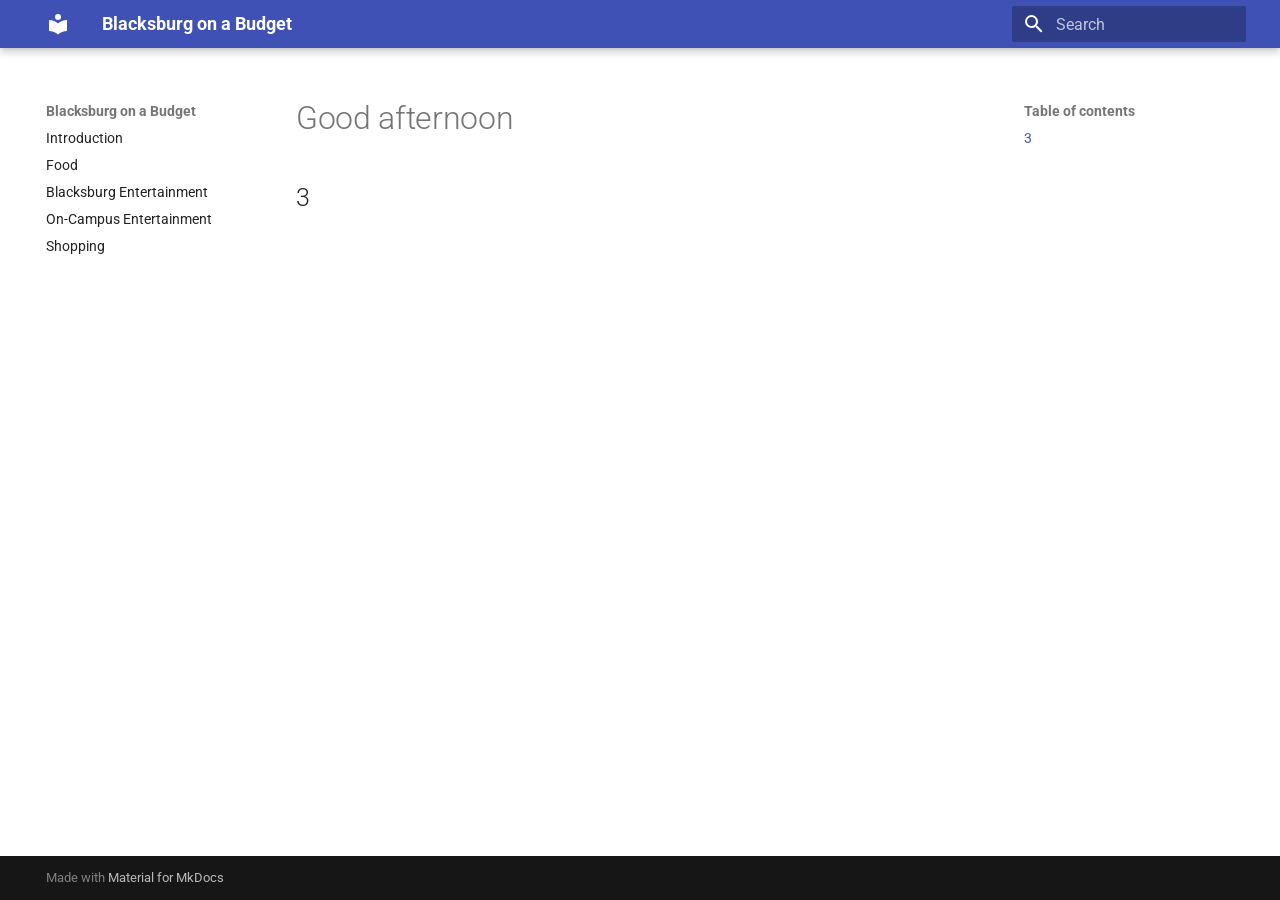
<file: site/hi/index.html>
<!doctype html>
<html lang="en" class="no-js">
  <head>
    
      <meta charset="utf-8">
      <meta name="viewport" content="width=device-width,initial-scale=1">
      
      
      
        <link rel="canonical" href="https://githubusername.github.io/site/hi/">
      
      
      
      
        
      
      
      <link rel="icon" href="../assets/images/favicon.png">
      <meta name="generator" content="mkdocs-1.6.1, mkdocs-material-9.7.3">
    
    
      
        <title>Good afternoon - Blacksburg on a Budget</title>
      
    
    
      <link rel="stylesheet" href="../assets/stylesheets/main.484c7ddc.min.css">
      
      


    
    
      
    
    
      
        
        
        <link rel="preconnect" href="https://fonts.gstatic.com" crossorigin>
        <link rel="stylesheet" href="https://fonts.googleapis.com/css?family=Roboto:300,300i,400,400i,700,700i%7CRoboto+Mono:400,400i,700,700i&display=fallback">
        <style>:root{--md-text-font:"Roboto";--md-code-font:"Roboto Mono"}</style>
      
    
    
    <script>__md_scope=new URL("..",location),__md_hash=e=>[...e].reduce(((e,_)=>(e<<5)-e+_.charCodeAt(0)),0),__md_get=(e,_=localStorage,t=__md_scope)=>JSON.parse(_.getItem(t.pathname+"."+e)),__md_set=(e,_,t=localStorage,a=__md_scope)=>{try{t.setItem(a.pathname+"."+e,JSON.stringify(_))}catch(e){}}</script>
    
      

    
    
  </head>
  
  
    <body dir="ltr">
  
    
    <input class="md-toggle" data-md-toggle="drawer" type="checkbox" id="__drawer" autocomplete="off">
    <input class="md-toggle" data-md-toggle="search" type="checkbox" id="__search" autocomplete="off">
    <label class="md-overlay" for="__drawer"></label>
    <div data-md-component="skip">
      
        
        <a href="#good-afternoon" class="md-skip">
          Skip to content
        </a>
      
    </div>
    <div data-md-component="announce">
      
    </div>
    
    
      

  

<header class="md-header md-header--shadow" data-md-component="header">
  <nav class="md-header__inner md-grid" aria-label="Header">
    <a href=".." title="Blacksburg on a Budget" class="md-header__button md-logo" aria-label="Blacksburg on a Budget" data-md-component="logo">
      
  
  <svg xmlns="http://www.w3.org/2000/svg" viewBox="0 0 24 24"><path d="M12 8a3 3 0 0 0 3-3 3 3 0 0 0-3-3 3 3 0 0 0-3 3 3 3 0 0 0 3 3m0 3.54C9.64 9.35 6.5 8 3 8v11c3.5 0 6.64 1.35 9 3.54 2.36-2.19 5.5-3.54 9-3.54V8c-3.5 0-6.64 1.35-9 3.54"/></svg>

    </a>
    <label class="md-header__button md-icon" for="__drawer">
      
      <svg xmlns="http://www.w3.org/2000/svg" viewBox="0 0 24 24"><path d="M3 6h18v2H3zm0 5h18v2H3zm0 5h18v2H3z"/></svg>
    </label>
    <div class="md-header__title" data-md-component="header-title">
      <div class="md-header__ellipsis">
        <div class="md-header__topic">
          <span class="md-ellipsis">
            Blacksburg on a Budget
          </span>
        </div>
        <div class="md-header__topic" data-md-component="header-topic">
          <span class="md-ellipsis">
            
              Good afternoon
            
          </span>
        </div>
      </div>
    </div>
    
    
      <script>var palette=__md_get("__palette");if(palette&&palette.color){if("(prefers-color-scheme)"===palette.color.media){var media=matchMedia("(prefers-color-scheme: light)"),input=document.querySelector(media.matches?"[data-md-color-media='(prefers-color-scheme: light)']":"[data-md-color-media='(prefers-color-scheme: dark)']");palette.color.media=input.getAttribute("data-md-color-media"),palette.color.scheme=input.getAttribute("data-md-color-scheme"),palette.color.primary=input.getAttribute("data-md-color-primary"),palette.color.accent=input.getAttribute("data-md-color-accent")}for(var[key,value]of Object.entries(palette.color))document.body.setAttribute("data-md-color-"+key,value)}</script>
    
    
    
      
      
        <label class="md-header__button md-icon" for="__search">
          
          <svg xmlns="http://www.w3.org/2000/svg" viewBox="0 0 24 24"><path d="M9.5 3A6.5 6.5 0 0 1 16 9.5c0 1.61-.59 3.09-1.56 4.23l.27.27h.79l5 5-1.5 1.5-5-5v-.79l-.27-.27A6.52 6.52 0 0 1 9.5 16 6.5 6.5 0 0 1 3 9.5 6.5 6.5 0 0 1 9.5 3m0 2C7 5 5 7 5 9.5S7 14 9.5 14 14 12 14 9.5 12 5 9.5 5"/></svg>
        </label>
        <div class="md-search" data-md-component="search" role="dialog">
  <label class="md-search__overlay" for="__search"></label>
  <div class="md-search__inner" role="search">
    <form class="md-search__form" name="search">
      <input type="text" class="md-search__input" name="query" aria-label="Search" placeholder="Search" autocapitalize="off" autocorrect="off" autocomplete="off" spellcheck="false" data-md-component="search-query" required>
      <label class="md-search__icon md-icon" for="__search">
        
        <svg xmlns="http://www.w3.org/2000/svg" viewBox="0 0 24 24"><path d="M9.5 3A6.5 6.5 0 0 1 16 9.5c0 1.61-.59 3.09-1.56 4.23l.27.27h.79l5 5-1.5 1.5-5-5v-.79l-.27-.27A6.52 6.52 0 0 1 9.5 16 6.5 6.5 0 0 1 3 9.5 6.5 6.5 0 0 1 9.5 3m0 2C7 5 5 7 5 9.5S7 14 9.5 14 14 12 14 9.5 12 5 9.5 5"/></svg>
        
        <svg xmlns="http://www.w3.org/2000/svg" viewBox="0 0 24 24"><path d="M20 11v2H8l5.5 5.5-1.42 1.42L4.16 12l7.92-7.92L13.5 5.5 8 11z"/></svg>
      </label>
      <nav class="md-search__options" aria-label="Search">
        
        <button type="reset" class="md-search__icon md-icon" title="Clear" aria-label="Clear" tabindex="-1">
          
          <svg xmlns="http://www.w3.org/2000/svg" viewBox="0 0 24 24"><path d="M19 6.41 17.59 5 12 10.59 6.41 5 5 6.41 10.59 12 5 17.59 6.41 19 12 13.41 17.59 19 19 17.59 13.41 12z"/></svg>
        </button>
      </nav>
      
    </form>
    <div class="md-search__output">
      <div class="md-search__scrollwrap" tabindex="0" data-md-scrollfix>
        <div class="md-search-result" data-md-component="search-result">
          <div class="md-search-result__meta">
            Initializing search
          </div>
          <ol class="md-search-result__list" role="presentation"></ol>
        </div>
      </div>
    </div>
  </div>
</div>
      
    
    
  </nav>
  
</header>
    
    <div class="md-container" data-md-component="container">
      
      
        
          
        
      
      <main class="md-main" data-md-component="main">
        <div class="md-main__inner md-grid">
          
            
              
              <div class="md-sidebar md-sidebar--primary" data-md-component="sidebar" data-md-type="navigation" >
                <div class="md-sidebar__scrollwrap">
                  <div class="md-sidebar__inner">
                    



<nav class="md-nav md-nav--primary" aria-label="Navigation" data-md-level="0">
  <label class="md-nav__title" for="__drawer">
    <a href=".." title="Blacksburg on a Budget" class="md-nav__button md-logo" aria-label="Blacksburg on a Budget" data-md-component="logo">
      
  
  <svg xmlns="http://www.w3.org/2000/svg" viewBox="0 0 24 24"><path d="M12 8a3 3 0 0 0 3-3 3 3 0 0 0-3-3 3 3 0 0 0-3 3 3 3 0 0 0 3 3m0 3.54C9.64 9.35 6.5 8 3 8v11c3.5 0 6.64 1.35 9 3.54 2.36-2.19 5.5-3.54 9-3.54V8c-3.5 0-6.64 1.35-9 3.54"/></svg>

    </a>
    Blacksburg on a Budget
  </label>
  
  <ul class="md-nav__list" data-md-scrollfix>
    
      
      
  
  
  
  
    <li class="md-nav__item">
      <a href=".." class="md-nav__link">
        
  
  
  <span class="md-ellipsis">
    
  
    Introduction
  

    
  </span>
  
  

      </a>
    </li>
  

    
      
      
  
  
  
  
    <li class="md-nav__item">
      <a href="../food/" class="md-nav__link">
        
  
  
  <span class="md-ellipsis">
    
  
    Food
  

    
  </span>
  
  

      </a>
    </li>
  

    
      
      
  
  
  
  
    <li class="md-nav__item">
      <a href="../blacksburg_entertainment/" class="md-nav__link">
        
  
  
  <span class="md-ellipsis">
    
  
    Blacksburg Entertainment
  

    
  </span>
  
  

      </a>
    </li>
  

    
      
      
  
  
  
  
    <li class="md-nav__item">
      <a href="../on_campus_entertainment/" class="md-nav__link">
        
  
  
  <span class="md-ellipsis">
    
  
    On-Campus Entertainment
  

    
  </span>
  
  

      </a>
    </li>
  

    
      
      
  
  
  
  
    <li class="md-nav__item">
      <a href="../shopping/" class="md-nav__link">
        
  
  
  <span class="md-ellipsis">
    
  
    Shopping
  

    
  </span>
  
  

      </a>
    </li>
  

    
  </ul>
</nav>
                  </div>
                </div>
              </div>
            
            
              
              <div class="md-sidebar md-sidebar--secondary" data-md-component="sidebar" data-md-type="toc" >
                <div class="md-sidebar__scrollwrap">
                  <div class="md-sidebar__inner">
                    

<nav class="md-nav md-nav--secondary" aria-label="Table of contents">
  
  
  
    
  
  
    <label class="md-nav__title" for="__toc">
      <span class="md-nav__icon md-icon"></span>
      Table of contents
    </label>
    <ul class="md-nav__list" data-md-component="toc" data-md-scrollfix>
      
        <li class="md-nav__item">
  <a href="#3" class="md-nav__link">
    <span class="md-ellipsis">
      
        3
      
    </span>
  </a>
  
</li>
      
    </ul>
  
</nav>
                  </div>
                </div>
              </div>
            
          
          
            <div class="md-content" data-md-component="content">
              
              <article class="md-content__inner md-typeset">
                
                  



<h1 id="good-afternoon">Good afternoon</h1>
<h2 id="3">3</h2>












                
              </article>
            </div>
          
          
<script>var target=document.getElementById(location.hash.slice(1));target&&target.name&&(target.checked=target.name.startsWith("__tabbed_"))</script>
        </div>
        
      </main>
      
        <footer class="md-footer">
  
  <div class="md-footer-meta md-typeset">
    <div class="md-footer-meta__inner md-grid">
      <div class="md-copyright">
  
  
    Made with
    <a href="https://squidfunk.github.io/mkdocs-material/" target="_blank" rel="noopener">
      Material for MkDocs
    </a>
  
</div>
      
    </div>
  </div>
</footer>
      
    </div>
    <div class="md-dialog" data-md-component="dialog">
      <div class="md-dialog__inner md-typeset"></div>
    </div>
    
    
    
      
      
      <script id="__config" type="application/json">{"annotate": null, "base": "..", "features": [], "search": "../assets/javascripts/workers/search.2c215733.min.js", "tags": null, "translations": {"clipboard.copied": "Copied to clipboard", "clipboard.copy": "Copy to clipboard", "search.result.more.one": "1 more on this page", "search.result.more.other": "# more on this page", "search.result.none": "No matching documents", "search.result.one": "1 matching document", "search.result.other": "# matching documents", "search.result.placeholder": "Type to start searching", "search.result.term.missing": "Missing", "select.version": "Select version"}, "version": null}</script>
    
    
      <script src="../assets/javascripts/bundle.79ae519e.min.js"></script>
      
    
  </body>
</html>
</file>
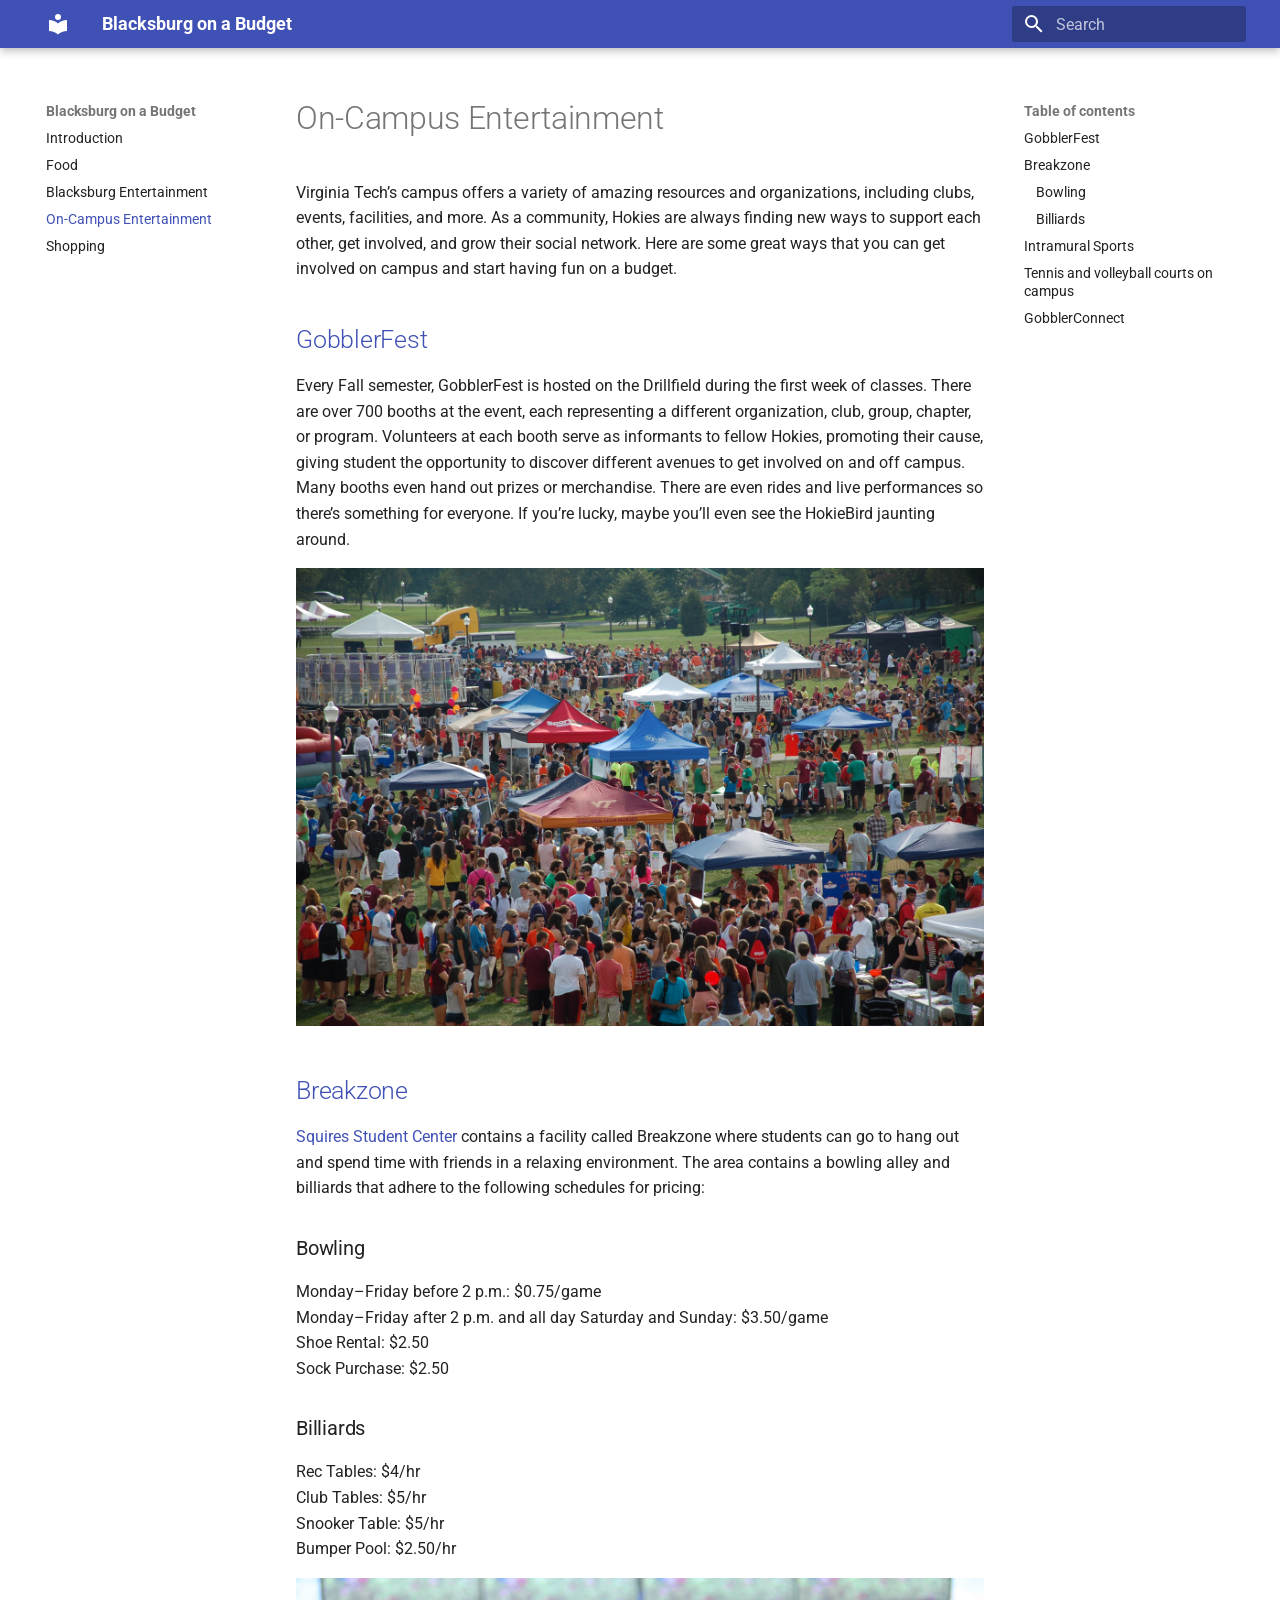
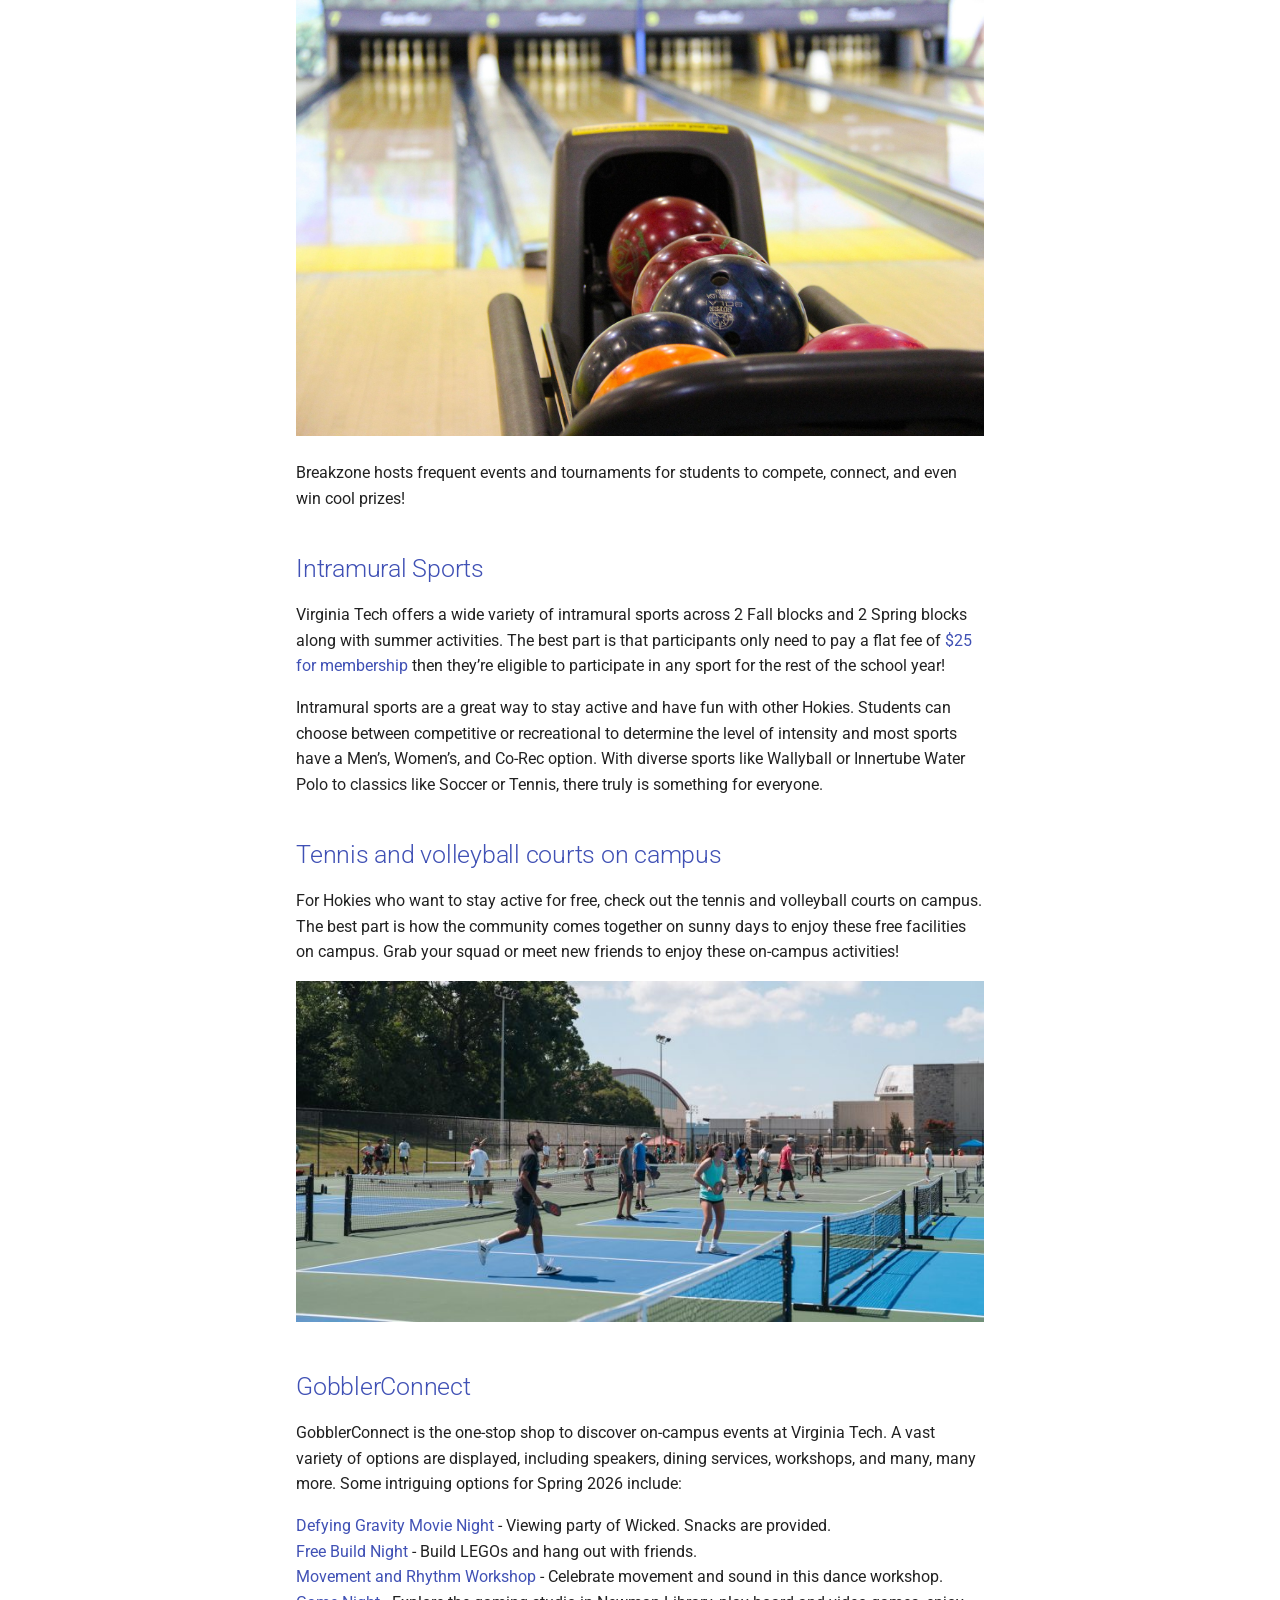
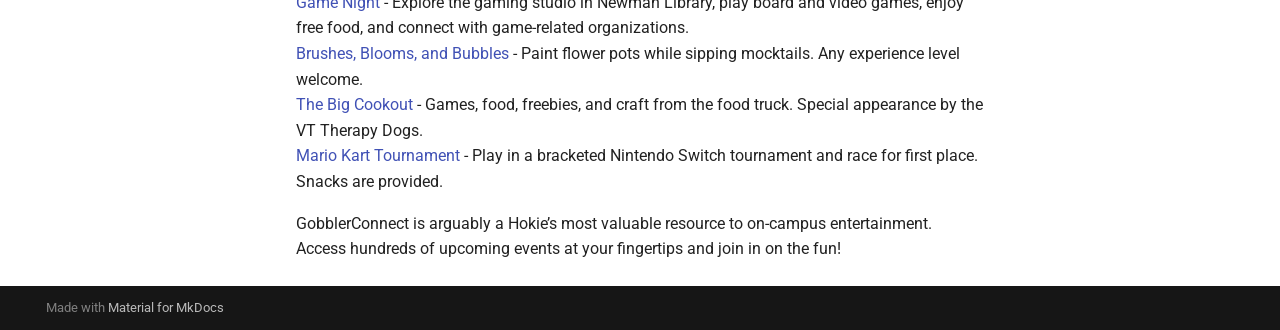
<file: site/on_campus_entertainment/index.html>
<!doctype html>
<html lang="en" class="no-js">
  <head>
    
      <meta charset="utf-8">
      <meta name="viewport" content="width=device-width,initial-scale=1">
      
        <meta name="description" content="A list of activities, resources, and events for students to get involved on Virginia Tech's campus for free or on a budget.">
      
      
      
        <link rel="canonical" href="https://githubusername.github.io/site/on_campus_entertainment/">
      
      
        <link rel="prev" href="../blacksburg_entertainment/">
      
      
        <link rel="next" href="../shopping/">
      
      
        
      
      
      <link rel="icon" href="../assets/images/favicon.png">
      <meta name="generator" content="mkdocs-1.6.1, mkdocs-material-9.7.3">
    
    
      
        <title>On-Campus Entertainment - Blacksburg on a Budget</title>
      
    
    
      <link rel="stylesheet" href="../assets/stylesheets/main.484c7ddc.min.css">
      
      


    
    
      
    
    
      
        
        
        <link rel="preconnect" href="https://fonts.gstatic.com" crossorigin>
        <link rel="stylesheet" href="https://fonts.googleapis.com/css?family=Roboto:300,300i,400,400i,700,700i%7CRoboto+Mono:400,400i,700,700i&display=fallback">
        <style>:root{--md-text-font:"Roboto";--md-code-font:"Roboto Mono"}</style>
      
    
    
    <script>__md_scope=new URL("..",location),__md_hash=e=>[...e].reduce(((e,_)=>(e<<5)-e+_.charCodeAt(0)),0),__md_get=(e,_=localStorage,t=__md_scope)=>JSON.parse(_.getItem(t.pathname+"."+e)),__md_set=(e,_,t=localStorage,a=__md_scope)=>{try{t.setItem(a.pathname+"."+e,JSON.stringify(_))}catch(e){}}</script>
    
      

    
    
  </head>
  
  
    <body dir="ltr">
  
    
    <input class="md-toggle" data-md-toggle="drawer" type="checkbox" id="__drawer" autocomplete="off">
    <input class="md-toggle" data-md-toggle="search" type="checkbox" id="__search" autocomplete="off">
    <label class="md-overlay" for="__drawer"></label>
    <div data-md-component="skip">
      
        
        <a href="#on-campus-entertainment" class="md-skip">
          Skip to content
        </a>
      
    </div>
    <div data-md-component="announce">
      
    </div>
    
    
      

  

<header class="md-header md-header--shadow" data-md-component="header">
  <nav class="md-header__inner md-grid" aria-label="Header">
    <a href=".." title="Blacksburg on a Budget" class="md-header__button md-logo" aria-label="Blacksburg on a Budget" data-md-component="logo">
      
  
  <svg xmlns="http://www.w3.org/2000/svg" viewBox="0 0 24 24"><path d="M12 8a3 3 0 0 0 3-3 3 3 0 0 0-3-3 3 3 0 0 0-3 3 3 3 0 0 0 3 3m0 3.54C9.64 9.35 6.5 8 3 8v11c3.5 0 6.64 1.35 9 3.54 2.36-2.19 5.5-3.54 9-3.54V8c-3.5 0-6.64 1.35-9 3.54"/></svg>

    </a>
    <label class="md-header__button md-icon" for="__drawer">
      
      <svg xmlns="http://www.w3.org/2000/svg" viewBox="0 0 24 24"><path d="M3 6h18v2H3zm0 5h18v2H3zm0 5h18v2H3z"/></svg>
    </label>
    <div class="md-header__title" data-md-component="header-title">
      <div class="md-header__ellipsis">
        <div class="md-header__topic">
          <span class="md-ellipsis">
            Blacksburg on a Budget
          </span>
        </div>
        <div class="md-header__topic" data-md-component="header-topic">
          <span class="md-ellipsis">
            
              On-Campus Entertainment
            
          </span>
        </div>
      </div>
    </div>
    
    
      <script>var palette=__md_get("__palette");if(palette&&palette.color){if("(prefers-color-scheme)"===palette.color.media){var media=matchMedia("(prefers-color-scheme: light)"),input=document.querySelector(media.matches?"[data-md-color-media='(prefers-color-scheme: light)']":"[data-md-color-media='(prefers-color-scheme: dark)']");palette.color.media=input.getAttribute("data-md-color-media"),palette.color.scheme=input.getAttribute("data-md-color-scheme"),palette.color.primary=input.getAttribute("data-md-color-primary"),palette.color.accent=input.getAttribute("data-md-color-accent")}for(var[key,value]of Object.entries(palette.color))document.body.setAttribute("data-md-color-"+key,value)}</script>
    
    
    
      
      
        <label class="md-header__button md-icon" for="__search">
          
          <svg xmlns="http://www.w3.org/2000/svg" viewBox="0 0 24 24"><path d="M9.5 3A6.5 6.5 0 0 1 16 9.5c0 1.61-.59 3.09-1.56 4.23l.27.27h.79l5 5-1.5 1.5-5-5v-.79l-.27-.27A6.52 6.52 0 0 1 9.5 16 6.5 6.5 0 0 1 3 9.5 6.5 6.5 0 0 1 9.5 3m0 2C7 5 5 7 5 9.5S7 14 9.5 14 14 12 14 9.5 12 5 9.5 5"/></svg>
        </label>
        <div class="md-search" data-md-component="search" role="dialog">
  <label class="md-search__overlay" for="__search"></label>
  <div class="md-search__inner" role="search">
    <form class="md-search__form" name="search">
      <input type="text" class="md-search__input" name="query" aria-label="Search" placeholder="Search" autocapitalize="off" autocorrect="off" autocomplete="off" spellcheck="false" data-md-component="search-query" required>
      <label class="md-search__icon md-icon" for="__search">
        
        <svg xmlns="http://www.w3.org/2000/svg" viewBox="0 0 24 24"><path d="M9.5 3A6.5 6.5 0 0 1 16 9.5c0 1.61-.59 3.09-1.56 4.23l.27.27h.79l5 5-1.5 1.5-5-5v-.79l-.27-.27A6.52 6.52 0 0 1 9.5 16 6.5 6.5 0 0 1 3 9.5 6.5 6.5 0 0 1 9.5 3m0 2C7 5 5 7 5 9.5S7 14 9.5 14 14 12 14 9.5 12 5 9.5 5"/></svg>
        
        <svg xmlns="http://www.w3.org/2000/svg" viewBox="0 0 24 24"><path d="M20 11v2H8l5.5 5.5-1.42 1.42L4.16 12l7.92-7.92L13.5 5.5 8 11z"/></svg>
      </label>
      <nav class="md-search__options" aria-label="Search">
        
        <button type="reset" class="md-search__icon md-icon" title="Clear" aria-label="Clear" tabindex="-1">
          
          <svg xmlns="http://www.w3.org/2000/svg" viewBox="0 0 24 24"><path d="M19 6.41 17.59 5 12 10.59 6.41 5 5 6.41 10.59 12 5 17.59 6.41 19 12 13.41 17.59 19 19 17.59 13.41 12z"/></svg>
        </button>
      </nav>
      
    </form>
    <div class="md-search__output">
      <div class="md-search__scrollwrap" tabindex="0" data-md-scrollfix>
        <div class="md-search-result" data-md-component="search-result">
          <div class="md-search-result__meta">
            Initializing search
          </div>
          <ol class="md-search-result__list" role="presentation"></ol>
        </div>
      </div>
    </div>
  </div>
</div>
      
    
    
  </nav>
  
</header>
    
    <div class="md-container" data-md-component="container">
      
      
        
          
        
      
      <main class="md-main" data-md-component="main">
        <div class="md-main__inner md-grid">
          
            
              
              <div class="md-sidebar md-sidebar--primary" data-md-component="sidebar" data-md-type="navigation" >
                <div class="md-sidebar__scrollwrap">
                  <div class="md-sidebar__inner">
                    



<nav class="md-nav md-nav--primary" aria-label="Navigation" data-md-level="0">
  <label class="md-nav__title" for="__drawer">
    <a href=".." title="Blacksburg on a Budget" class="md-nav__button md-logo" aria-label="Blacksburg on a Budget" data-md-component="logo">
      
  
  <svg xmlns="http://www.w3.org/2000/svg" viewBox="0 0 24 24"><path d="M12 8a3 3 0 0 0 3-3 3 3 0 0 0-3-3 3 3 0 0 0-3 3 3 3 0 0 0 3 3m0 3.54C9.64 9.35 6.5 8 3 8v11c3.5 0 6.64 1.35 9 3.54 2.36-2.19 5.5-3.54 9-3.54V8c-3.5 0-6.64 1.35-9 3.54"/></svg>

    </a>
    Blacksburg on a Budget
  </label>
  
  <ul class="md-nav__list" data-md-scrollfix>
    
      
      
  
  
  
  
    <li class="md-nav__item">
      <a href=".." class="md-nav__link">
        
  
  
  <span class="md-ellipsis">
    
  
    Introduction
  

    
  </span>
  
  

      </a>
    </li>
  

    
      
      
  
  
  
  
    <li class="md-nav__item">
      <a href="../food/" class="md-nav__link">
        
  
  
  <span class="md-ellipsis">
    
  
    Food
  

    
  </span>
  
  

      </a>
    </li>
  

    
      
      
  
  
  
  
    <li class="md-nav__item">
      <a href="../blacksburg_entertainment/" class="md-nav__link">
        
  
  
  <span class="md-ellipsis">
    
  
    Blacksburg Entertainment
  

    
  </span>
  
  

      </a>
    </li>
  

    
      
      
  
  
    
  
  
  
    <li class="md-nav__item md-nav__item--active">
      
      <input class="md-nav__toggle md-toggle" type="checkbox" id="__toc">
      
      
        
      
      
        <label class="md-nav__link md-nav__link--active" for="__toc">
          
  
  
  <span class="md-ellipsis">
    
  
    On-Campus Entertainment
  

    
  </span>
  
  

          <span class="md-nav__icon md-icon"></span>
        </label>
      
      <a href="./" class="md-nav__link md-nav__link--active">
        
  
  
  <span class="md-ellipsis">
    
  
    On-Campus Entertainment
  

    
  </span>
  
  

      </a>
      
        

<nav class="md-nav md-nav--secondary" aria-label="Table of contents">
  
  
  
    
  
  
    <label class="md-nav__title" for="__toc">
      <span class="md-nav__icon md-icon"></span>
      Table of contents
    </label>
    <ul class="md-nav__list" data-md-component="toc" data-md-scrollfix>
      
        <li class="md-nav__item">
  <a href="#gobblerfest" class="md-nav__link">
    <span class="md-ellipsis">
      
        GobblerFest
      
    </span>
  </a>
  
</li>
      
        <li class="md-nav__item">
  <a href="#breakzone" class="md-nav__link">
    <span class="md-ellipsis">
      
        Breakzone
      
    </span>
  </a>
  
    <nav class="md-nav" aria-label="Breakzone">
      <ul class="md-nav__list">
        
          <li class="md-nav__item">
  <a href="#bowling" class="md-nav__link">
    <span class="md-ellipsis">
      
        Bowling
      
    </span>
  </a>
  
</li>
        
          <li class="md-nav__item">
  <a href="#billiards" class="md-nav__link">
    <span class="md-ellipsis">
      
        Billiards
      
    </span>
  </a>
  
</li>
        
      </ul>
    </nav>
  
</li>
      
        <li class="md-nav__item">
  <a href="#intramural-sports" class="md-nav__link">
    <span class="md-ellipsis">
      
        Intramural Sports
      
    </span>
  </a>
  
</li>
      
        <li class="md-nav__item">
  <a href="#tennis-and-volleyball-courts-on-campus" class="md-nav__link">
    <span class="md-ellipsis">
      
        Tennis and volleyball courts on campus
      
    </span>
  </a>
  
</li>
      
        <li class="md-nav__item">
  <a href="#gobblerconnect" class="md-nav__link">
    <span class="md-ellipsis">
      
        GobblerConnect
      
    </span>
  </a>
  
</li>
      
    </ul>
  
</nav>
      
    </li>
  

    
      
      
  
  
  
  
    <li class="md-nav__item">
      <a href="../shopping/" class="md-nav__link">
        
  
  
  <span class="md-ellipsis">
    
  
    Shopping
  

    
  </span>
  
  

      </a>
    </li>
  

    
  </ul>
</nav>
                  </div>
                </div>
              </div>
            
            
              
              <div class="md-sidebar md-sidebar--secondary" data-md-component="sidebar" data-md-type="toc" >
                <div class="md-sidebar__scrollwrap">
                  <div class="md-sidebar__inner">
                    

<nav class="md-nav md-nav--secondary" aria-label="Table of contents">
  
  
  
    
  
  
    <label class="md-nav__title" for="__toc">
      <span class="md-nav__icon md-icon"></span>
      Table of contents
    </label>
    <ul class="md-nav__list" data-md-component="toc" data-md-scrollfix>
      
        <li class="md-nav__item">
  <a href="#gobblerfest" class="md-nav__link">
    <span class="md-ellipsis">
      
        GobblerFest
      
    </span>
  </a>
  
</li>
      
        <li class="md-nav__item">
  <a href="#breakzone" class="md-nav__link">
    <span class="md-ellipsis">
      
        Breakzone
      
    </span>
  </a>
  
    <nav class="md-nav" aria-label="Breakzone">
      <ul class="md-nav__list">
        
          <li class="md-nav__item">
  <a href="#bowling" class="md-nav__link">
    <span class="md-ellipsis">
      
        Bowling
      
    </span>
  </a>
  
</li>
        
          <li class="md-nav__item">
  <a href="#billiards" class="md-nav__link">
    <span class="md-ellipsis">
      
        Billiards
      
    </span>
  </a>
  
</li>
        
      </ul>
    </nav>
  
</li>
      
        <li class="md-nav__item">
  <a href="#intramural-sports" class="md-nav__link">
    <span class="md-ellipsis">
      
        Intramural Sports
      
    </span>
  </a>
  
</li>
      
        <li class="md-nav__item">
  <a href="#tennis-and-volleyball-courts-on-campus" class="md-nav__link">
    <span class="md-ellipsis">
      
        Tennis and volleyball courts on campus
      
    </span>
  </a>
  
</li>
      
        <li class="md-nav__item">
  <a href="#gobblerconnect" class="md-nav__link">
    <span class="md-ellipsis">
      
        GobblerConnect
      
    </span>
  </a>
  
</li>
      
    </ul>
  
</nav>
                  </div>
                </div>
              </div>
            
          
          
            <div class="md-content" data-md-component="content">
              
              <article class="md-content__inner md-typeset">
                
                  



<h1 id="on-campus-entertainment">On-Campus Entertainment</h1>
<p>Virginia Tech’s campus offers a variety of amazing resources and organizations, including clubs, events, facilities, and more. As a community, Hokies are always finding new ways to support each other, get involved, and grow their social network. Here are some great ways that you can get involved on campus and start having fun on a budget.</p>
<h2 id="gobblerfest"><a href="https://campuslife.vt.edu/student_centers/Squires.html">GobblerFest</a></h2>
<p>Every Fall semester, GobblerFest is hosted on the Drillfield during the first week of classes. There are over 700 booths at the event, each representing a different organization, club, group, chapter, or program. Volunteers at each booth serve as informants to fellow Hokies, promoting their cause, giving student the opportunity to discover different avenues to get involved on and off campus.  Many booths even hand out prizes or merchandise. There are even rides and live performances so there’s something for everyone. If you’re lucky, maybe you’ll even see the HokieBird jaunting around.</p>
<p><img alt="Virginia Tech Drillfield during GobblerFest." src="../gobbler.jpg" /></p>
<h2 id="breakzone"><a href="https://campuslife.vt.edu/student_centers/Squires/BreakZone.html">Breakzone</a></h2>
<p><a href="https://campuslife.vt.edu/student_centers/Squires.html">Squires Student Center</a> contains a facility called Breakzone where students can go to hang out and spend time with friends in a relaxing environment. The area contains a bowling alley and billiards that adhere to the following schedules for pricing:</p>
<h3 id="bowling">Bowling</h3>
<p>Monday–Friday before 2 p.m.: $0.75/game <br>
Monday–Friday after 2 p.m. and all day Saturday and Sunday: $3.50/game <br>
Shoe Rental: $2.50 <br>
Sock Purchase: $2.50 <br></p>
<h3 id="billiards">Billiards</h3>
<p>Rec Tables: $4/hr <br>
Club Tables: $5/hr <br>
Snooker Table: $5/hr <br>
Bumper Pool: $2.50/hr <br></p>
<p><img alt="A close-up photo of bowling balls at a bowling alley." src="../sharonang-bowling-237905_1920.jpg" /></p>
<p>Breakzone hosts frequent events and tournaments for students to compete, connect, and even win cool prizes! </p>
<h2 id="intramural-sports"><a href="https://recsports.vt.edu/intramuralsports.html">Intramural Sports</a></h2>
<p>Virginia Tech offers a wide variety of intramural sports across 2 Fall blocks and 2 Spring blocks along with summer activities. The best part is that participants only need to pay a flat fee of <a href="https://connect.recsports.vt.edu/Membership/Index">$25 for membership</a> then they’re eligible to participate in any sport for the rest of the school year!</p>
<p>Intramural sports are a great way to stay active and have fun with other Hokies. Students can choose between competitive or recreational to determine the level of intensity and most sports have a Men’s, Women’s, and Co-Rec option. With diverse sports like Wallyball or Innertube Water Polo to classics like Soccer or Tennis, there truly is something for everyone.</p>
<h2 id="tennis-and-volleyball-courts-on-campus"><a href="https://recsports.vt.edu/facilities/tenniscourts.html">Tennis and volleyball courts on campus</a></h2>
<p>For Hokies who want to stay active for free, check out the tennis and volleyball courts on campus. The best part is how the community comes together on sunny days to enjoy these free facilities on campus. Grab your squad or meet new friends to enjoy these on-campus activities!</p>
<p><img alt="Tennis courts on Virginia Tech's campus." src="../courts.jpg" /></p>
<h2 id="gobblerconnect"><a href="https://gobblerconnect.vt.edu/events">GobblerConnect</a></h2>
<p>GobblerConnect is the one-stop shop to discover on-campus events at Virginia Tech. A vast variety of options are displayed, including speakers, dining services, workshops, and many, many more. Some intriguing options for Spring 2026 include:</p>
<p><a href="https://gobblerconnect.vt.edu/event/12318196">Defying Gravity Movie Night</a> - Viewing party of Wicked. Snacks are provided. <br>
<a href="https://gobblerconnect.vt.edu/event/12135545">Free Build Night</a> - Build LEGOs and hang out with friends. <br>
<a href="https://gobblerconnect.vt.edu/event/12146855">Movement and Rhythm Workshop</a> - Celebrate movement and sound in this dance workshop. <br>
<a href="https://gobblerconnect.vt.edu/event/12304457">Game Night</a> - Explore the gaming studio in Newman Library, play board and video games, enjoy free food, and connect with game-related organizations. <br>
<a href="https://gobblerconnect.vt.edu/event/11947202">Brushes, Blooms, and Bubbles</a> - Paint flower pots while sipping mocktails. Any experience level welcome. <br>
<a href="https://gobblerconnect.vt.edu/event/12313669">The Big Cookout</a> - Games, food, freebies, and craft from the food truck. Special appearance by the VT Therapy Dogs. <br>
<a href="https://gobblerconnect.vt.edu/event/12353166">Mario Kart Tournament</a> - Play in a bracketed Nintendo Switch tournament and race for first place. Snacks are provided. <br></p>
<p>GobblerConnect is arguably a Hokie’s most valuable resource to on-campus entertainment. Access hundreds of upcoming events at your fingertips and join in on the fun!</p>







  
  






                
              </article>
            </div>
          
          
<script>var target=document.getElementById(location.hash.slice(1));target&&target.name&&(target.checked=target.name.startsWith("__tabbed_"))</script>
        </div>
        
      </main>
      
        <footer class="md-footer">
  
  <div class="md-footer-meta md-typeset">
    <div class="md-footer-meta__inner md-grid">
      <div class="md-copyright">
  
  
    Made with
    <a href="https://squidfunk.github.io/mkdocs-material/" target="_blank" rel="noopener">
      Material for MkDocs
    </a>
  
</div>
      
    </div>
  </div>
</footer>
      
    </div>
    <div class="md-dialog" data-md-component="dialog">
      <div class="md-dialog__inner md-typeset"></div>
    </div>
    
    
    
      
      
      <script id="__config" type="application/json">{"annotate": null, "base": "..", "features": [], "search": "../assets/javascripts/workers/search.2c215733.min.js", "tags": null, "translations": {"clipboard.copied": "Copied to clipboard", "clipboard.copy": "Copy to clipboard", "search.result.more.one": "1 more on this page", "search.result.more.other": "# more on this page", "search.result.none": "No matching documents", "search.result.one": "1 matching document", "search.result.other": "# matching documents", "search.result.placeholder": "Type to start searching", "search.result.term.missing": "Missing", "select.version": "Select version"}, "version": null}</script>
    
    
      <script src="../assets/javascripts/bundle.79ae519e.min.js"></script>
      
    
  </body>
</html>
</file>
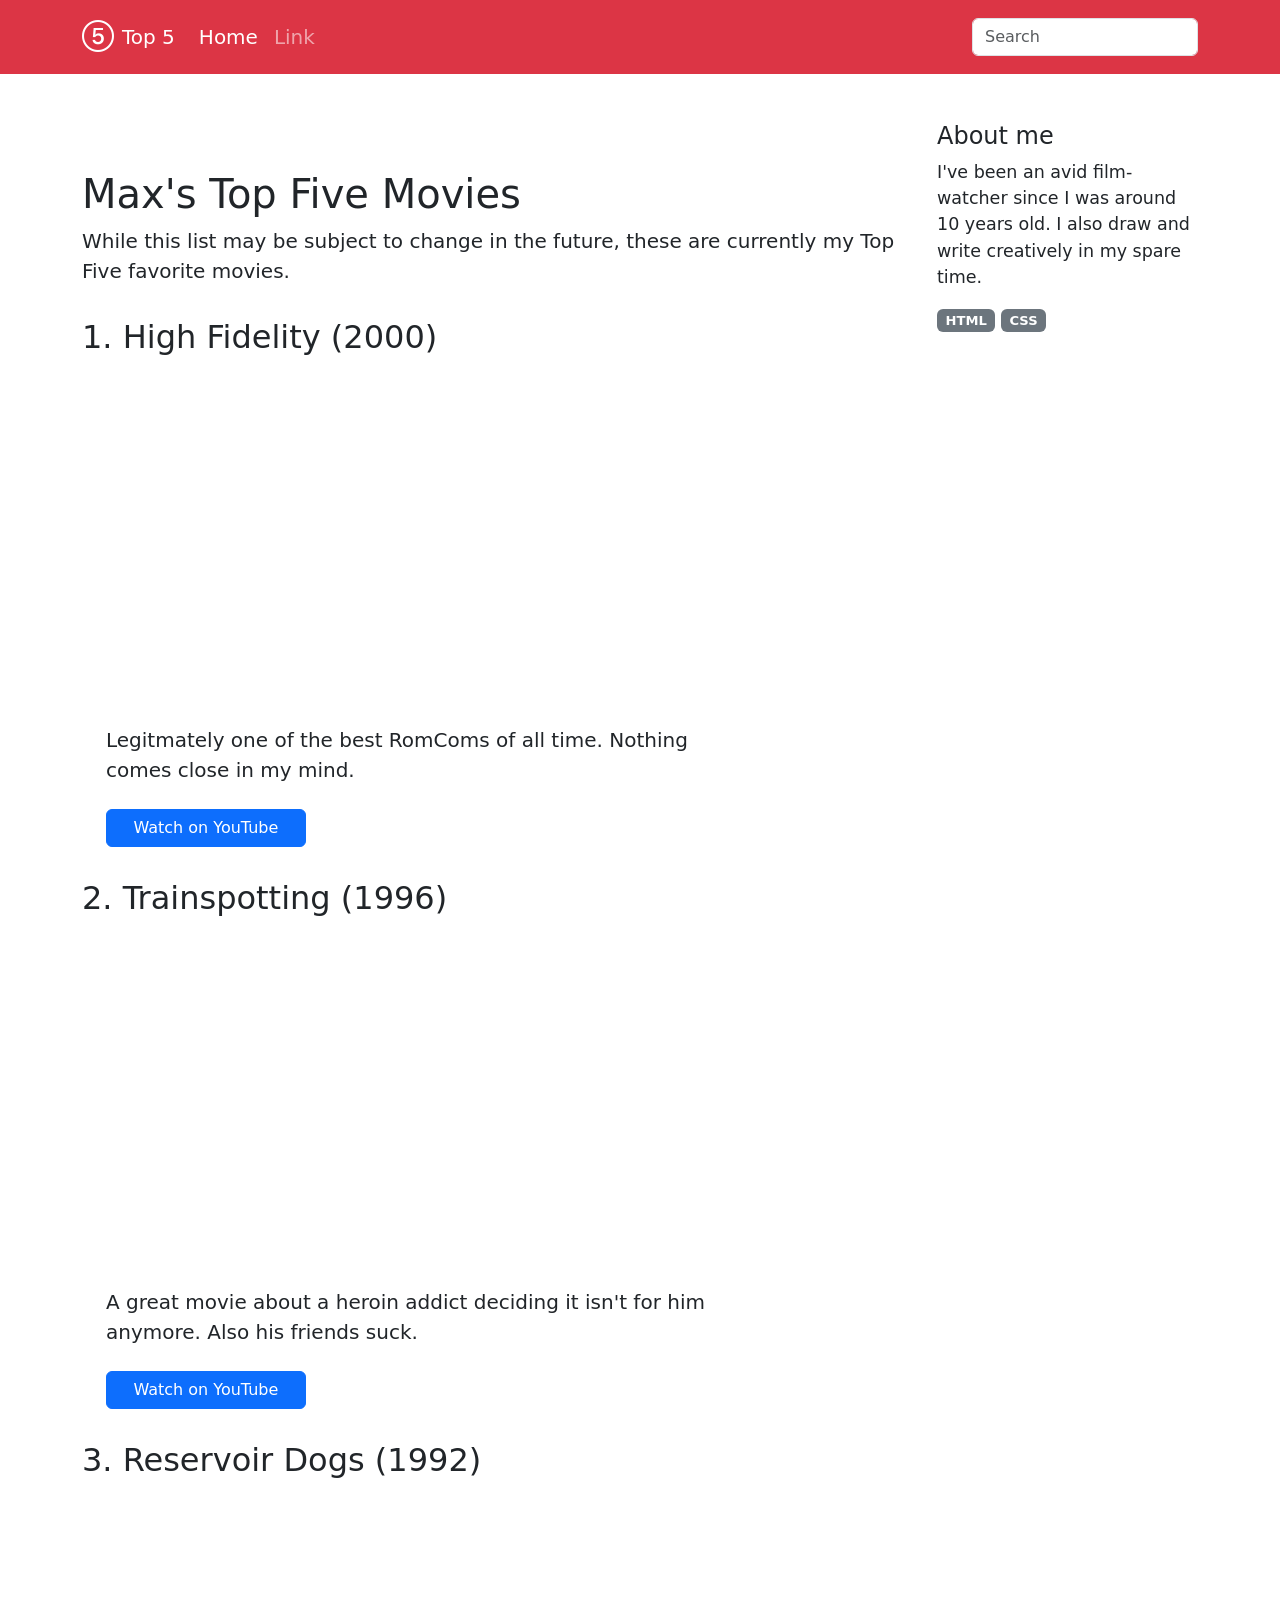
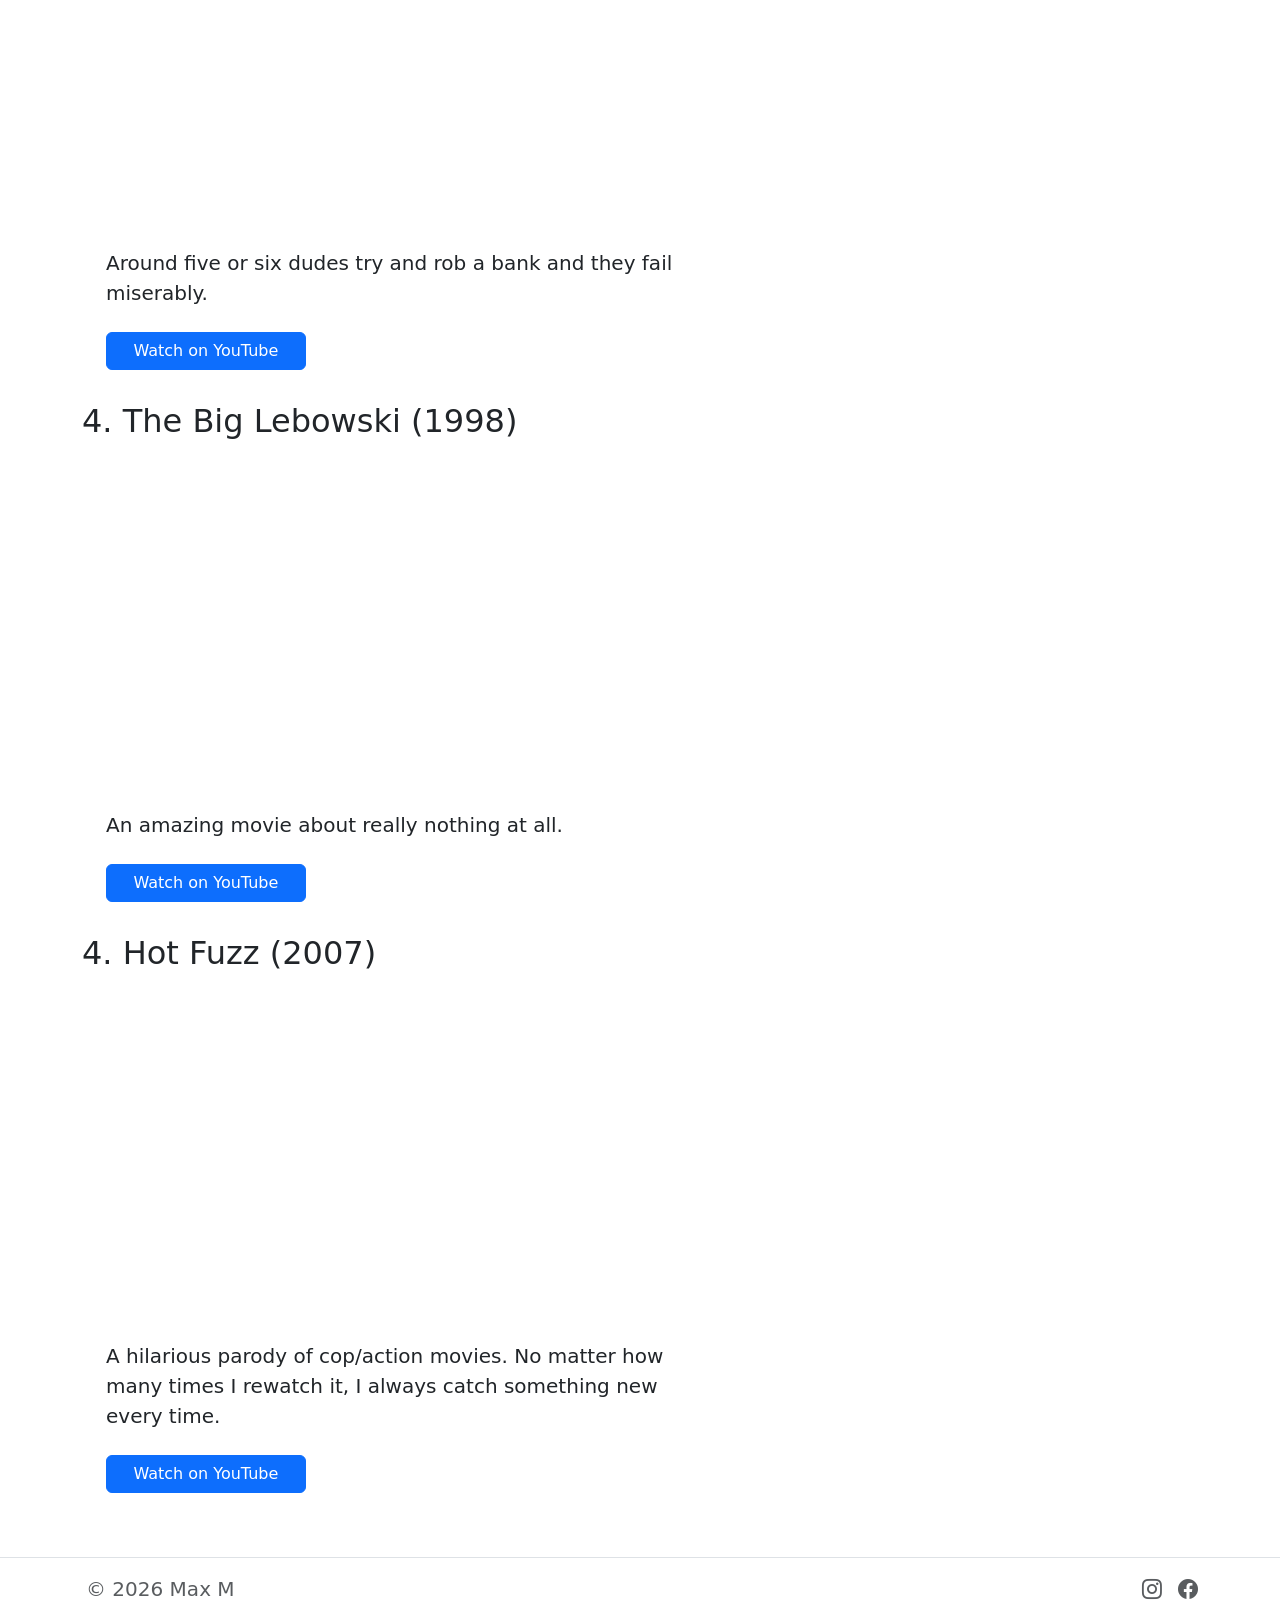
<file: bootstrap-sandbox.html>
<!doctype html>
<html lang="en" class="h-100 w-100">

<head>
  <meta charset="utf-8">
  <meta name="viewport" content="width=device-width, initial-scale=1">
  <title>Bootstrap demo</title>
  <link href="https://cdn.jsdelivr.net/npm/bootstrap@5.3.8/dist/css/bootstrap.min.css" rel="stylesheet"
    integrity="sha384-sRIl4kxILFvY47J16cr9ZwB07vP4J8+LH7qKQnuqkuIAvNWLzeN8tE5YBujZqJLB" crossorigin="anonymous">
  <link rel="stylesheet" href="https://cdn.jsdelivr.net/npm/bootstrap-icons@1.13.1/font/bootstrap-icons.min.css">  
</head>

<body class="h-100 w-100 d-flex flex-column fs-5">
  <nav class="navbar navbar-expand-lg navbar-dark bg-danger" aria-label="Eighth navbar example">
    <div class="container"> <a class="navbar-brand d-flex align-items-center" href="#"><i class="bi bi-5-circle pe-2 fs-2"></i>Top 5</a> <button class="navbar-toggler" type="button"
        data-bs-toggle="collapse" data-bs-target="#navbarsExample07" aria-controls="navbarsExample07"
        aria-expanded="false" aria-label="Toggle navigation"> <span class="navbar-toggler-icon"></span> </button>
      <div class="collapse navbar-collapse" id="navbarsExample07">
        <ul class="navbar-nav me-auto mb-2 mb-lg-0">
          <li class="nav-item"> <a class="nav-link active" aria-current="page" href="#">Home</a> </li>
          <li class="nav-item"> <a class="nav-link" href="#">Link</a> </li>
        </ul>
        <form role="search"> <input class="form-control" type="search" placeholder="Search" aria-label="Search"> </form>
      </div>
    </div>
  </nav>
  <main class="container flex-grow-1 pt-5">
    <div class="row">
      <div class ="py-5 col-lg-9">
        <h1>Max's Top Five Movies</h1>
        <p>While this list may be subject to change in the future, these are currently my Top Five favorite movies.</p>
          <div class="py-3">
            <h2 class="pb-3">1. High Fidelity (2000)</h2>
            <div class="ps-sm-4 col-lg-9">
              <div class="ratio ratio-16x9">
                <iframe src="https://www.youtube.com/embed/OA9gPtWDiww?si=dpJZ6iVzbTMKF7lE" title="YouTube video player" frameborder="0" allow="accelerometer; autoplay; clipboard-write; encrypted-media; gyroscope; picture-in-picture; web-share" referrerpolicy="strict-origin-when-cross-origin" allowfullscreen></iframe>
              </div>
              <p class="py-2">Legitmately one of the best RomComs of all time. Nothing comes close in my mind.</p>
              <a class="btn btn-primary col-12 col-md-4" href="https://youtu.be/OA9gPtWDiww" role="button">Watch on YouTube</a>
            </div>
          </div>
          <div class="py-3">
            <h2 class="pb-3">2. Trainspotting (1996)</h2>
            <div class="ps-sm-4 col-lg-9">
              <div class="ratio ratio-16x9">
                <iframe src="https://www.youtube.com/embed/8LuxOYIpu-I?si=wA_gzatmTuR6lk1D" title="YouTube video player" frameborder="0" allow="accelerometer; autoplay; clipboard-write; encrypted-media; gyroscope; picture-in-picture; web-share" referrerpolicy="strict-origin-when-cross-origin" allowfullscreen></iframe>
              </div>
              <p class="py-2">A great movie about a heroin addict deciding it isn't for him anymore. Also his friends suck.</p>
              <a class="btn btn-primary col-12 col-md-4" href="https://youtu.be/OA9gPtWDiww" role="button">Watch on YouTube</a>
            </div>
          </div>
          <div class="py-3">
            <h2 class="pb-3">3. Reservoir Dogs (1992)</h2>
            <div class="ps-sm-4 col-lg-9">
              <div class="ratio ratio-16x9">
                <iframe src="https://www.youtube.com/embed/vayksn4Y93A?si=WjM_DQChll0s0NvN" title="YouTube video player" frameborder="0" allow="accelerometer; autoplay; clipboard-write; encrypted-media; gyroscope; picture-in-picture; web-share" referrerpolicy="strict-origin-when-cross-origin" allowfullscreen></iframe>
              </div>
              <p class="py-2">Around five or six dudes try and rob a bank and they fail miserably.</p>
              <a class="btn btn-primary col-12 col-md-4" href="https://youtu.be/OA9gPtWDiww" role="button">Watch on YouTube</a>
            </div>
          </div>
          <div class="py-3">
            <h2 class="pb-3">4. The Big Lebowski (1998)</h2>
            <div class="ps-sm-4 col-lg-9">
              <div class="ratio ratio-16x9">
                <iframe src="https://www.youtube.com/embed/cd-go0oBF4Y?si=tQn2srwsFfZCpwgd" title="YouTube video player" frameborder="0" allow="accelerometer; autoplay; clipboard-write; encrypted-media; gyroscope; picture-in-picture; web-share" referrerpolicy="strict-origin-when-cross-origin" allowfullscreen></iframe>
              </div>
              <p class="py-2">An amazing movie about really nothing at all.</p>
              <a class="btn btn-primary col-12 col-md-4" href="https://youtu.be/OA9gPtWDiww" role="button">Watch on YouTube</a>
            </div>
          </div>
           <div class="py-3">
            <h2 class="pb-3">4. Hot Fuzz (2007)</h2>
            <div class="ps-sm-4 col-lg-9">
              <div class="ratio ratio-16x9">
                <iframe src="https://www.youtube.com/embed/ayTnvVpj9t4?si=qNBa7mvQLT3sBf7g" title="YouTube video player" frameborder="0" allow="accelerometer; autoplay; clipboard-write; encrypted-media; gyroscope; picture-in-picture; web-share" referrerpolicy="strict-origin-when-cross-origin" allowfullscreen></iframe>
              </div>
              <p class="py-2">A hilarious parody of cop/action movies. No matter how many times I rewatch it, I always catch something new every time.</p>
              <a class="btn btn-primary col-12 col-md-4" href="https://youtu.be/OA9gPtWDiww" role="button">Watch on YouTube</a>
            </div>
          </div>
      </div>
      <div class="col-lg-3">
      <h1 class="fs-4">About me</h1>
      <p class="small">I've been an avid film-watcher since I was around 10 years old. I also draw and write creatively in my spare time.</p>
      <div class="small"><span class="badge text-bg-secondary">HTML</span> <span
          class="badge text-bg-secondary">CSS</span>
      </div>
    </div>
  </main>
  <footer class="mt-auto border-top">
    <div class="container d-flex flex-wrap justify-content-between align-items-center py-3">
      <div class="col-md-4 d-flex align-items-center"><span class="mb-3 mb-md-0 ps-1 text-body-secondary">© 2026 Max M</span></div>
      <ul class="nav col-md-4 justify-content-end list-unstyled d-flex">
        <li class="ms-3"><a class="text-body-secondary" href="#" aria-label="Instagram"><i class="bi bi-instagram"></i></a></li>
        <li class="ms-3"><a class="text-body-secondary" href="#" aria-label="Facebook"><i class="bi bi-facebook"></i></a></li>
      </ul>
    </div>
  </footer>
  <script src="https://cdn.jsdelivr.net/npm/bootstrap@5.3.8/dist/js/bootstrap.bundle.min.js"
    integrity="sha384-FKyoEForCGlyvwx9Hj09JcYn3nv7wiPVlz7YYwJrWVcXK/BmnVDxM+D2scQbITxI"
    crossorigin="anonymous"></script>
</body>

</html>
</file>
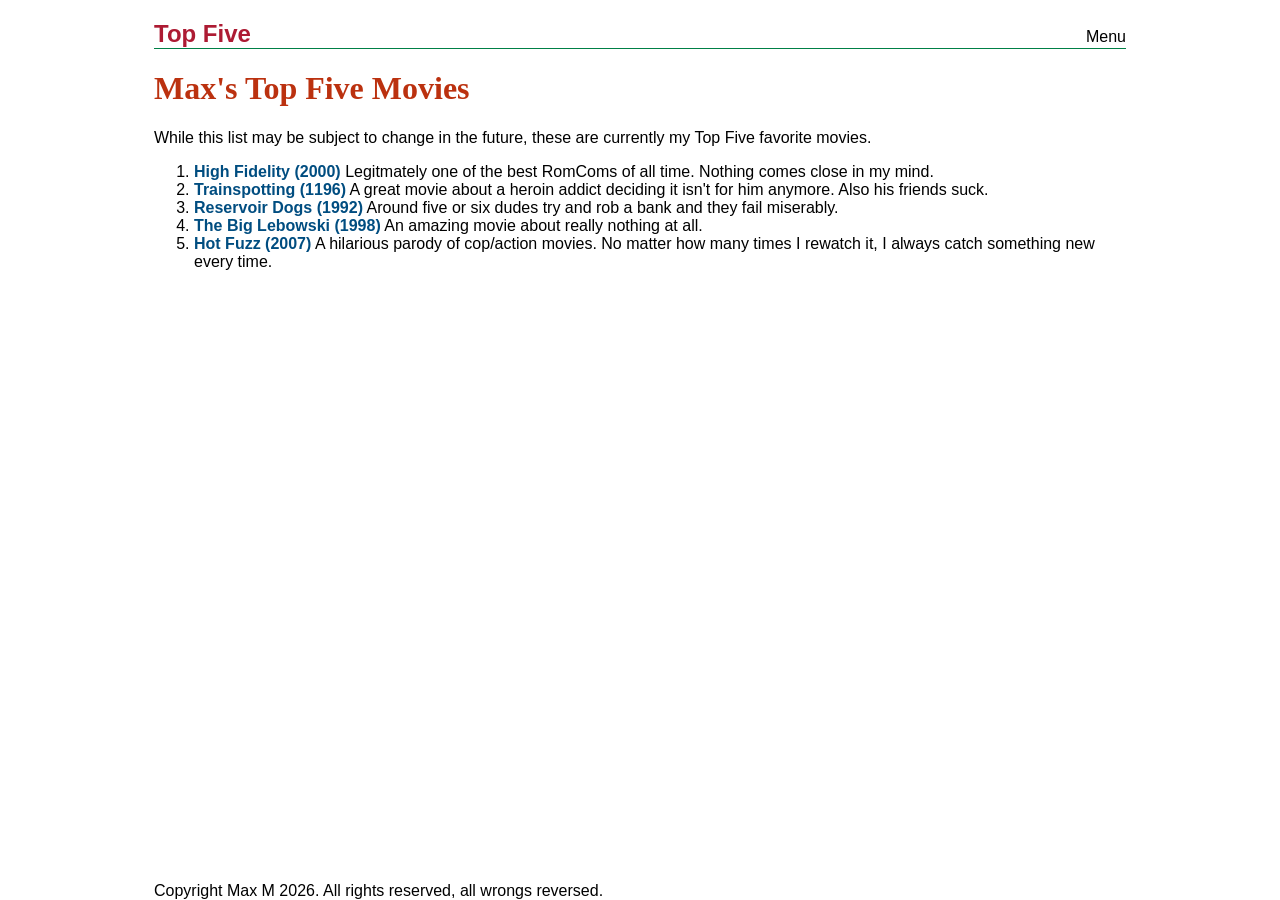
<file: top-five.html>
<!DOCTYPE html>
<html lang="en">
<head>
    <meta charset="UTF-8">
    <meta name="viewport" content="width=device-width, initial-scale=1.0">
    <title>Max's Top Five Movies</title>
    <link rel="stylesheet" href="top-five.css">
</head>
<body>
    <div class="container">
        <header>
            <div class="logo">Top Five</div>
            <div>Menu</div>
        </header>
        <main>
            <h1>Max's Top Five Movies</h1>
            <p>While this list may be subject to change in the future, these are currently my Top Five favorite movies.</p>
            <ol>
                <li><b><a href="https://youtu.be/OA9gPtWDiww">High Fidelity (2000)</a></b> Legitmately one of the best RomComs of all time. Nothing comes close in my mind.</li>
                <li><b><a href="https://youtu.be/8LuxOYIpu-I">Trainspotting (1196)</a></b> A great movie about a heroin addict deciding it isn't for him anymore. Also his friends suck.</li>
                <li><b><a href="https://youtu.be/vayksn4Y93A">Reservoir Dogs (1992)</a></b> Around five or six dudes try and rob a bank and they fail miserably.</li>
                <li><b><a href="https://youtu.be/cd-go0oBF4Y">The Big Lebowski (1998)</a></b> An amazing movie about really nothing at all.</li>
                <li><b><a href="https://youtu.be/ayTnvVpj9t4">Hot Fuzz (2007)</a></b> A hilarious parody of cop/action movies. No matter how many times I rewatch it, I always catch something new every time.</li>
            </ol>
        </main>
        <footer>
            <div>Copyright Max M 2026. All rights reserved, all wrongs reversed.</div>
        </footer>
    </div>
</body>
</html>
</file>
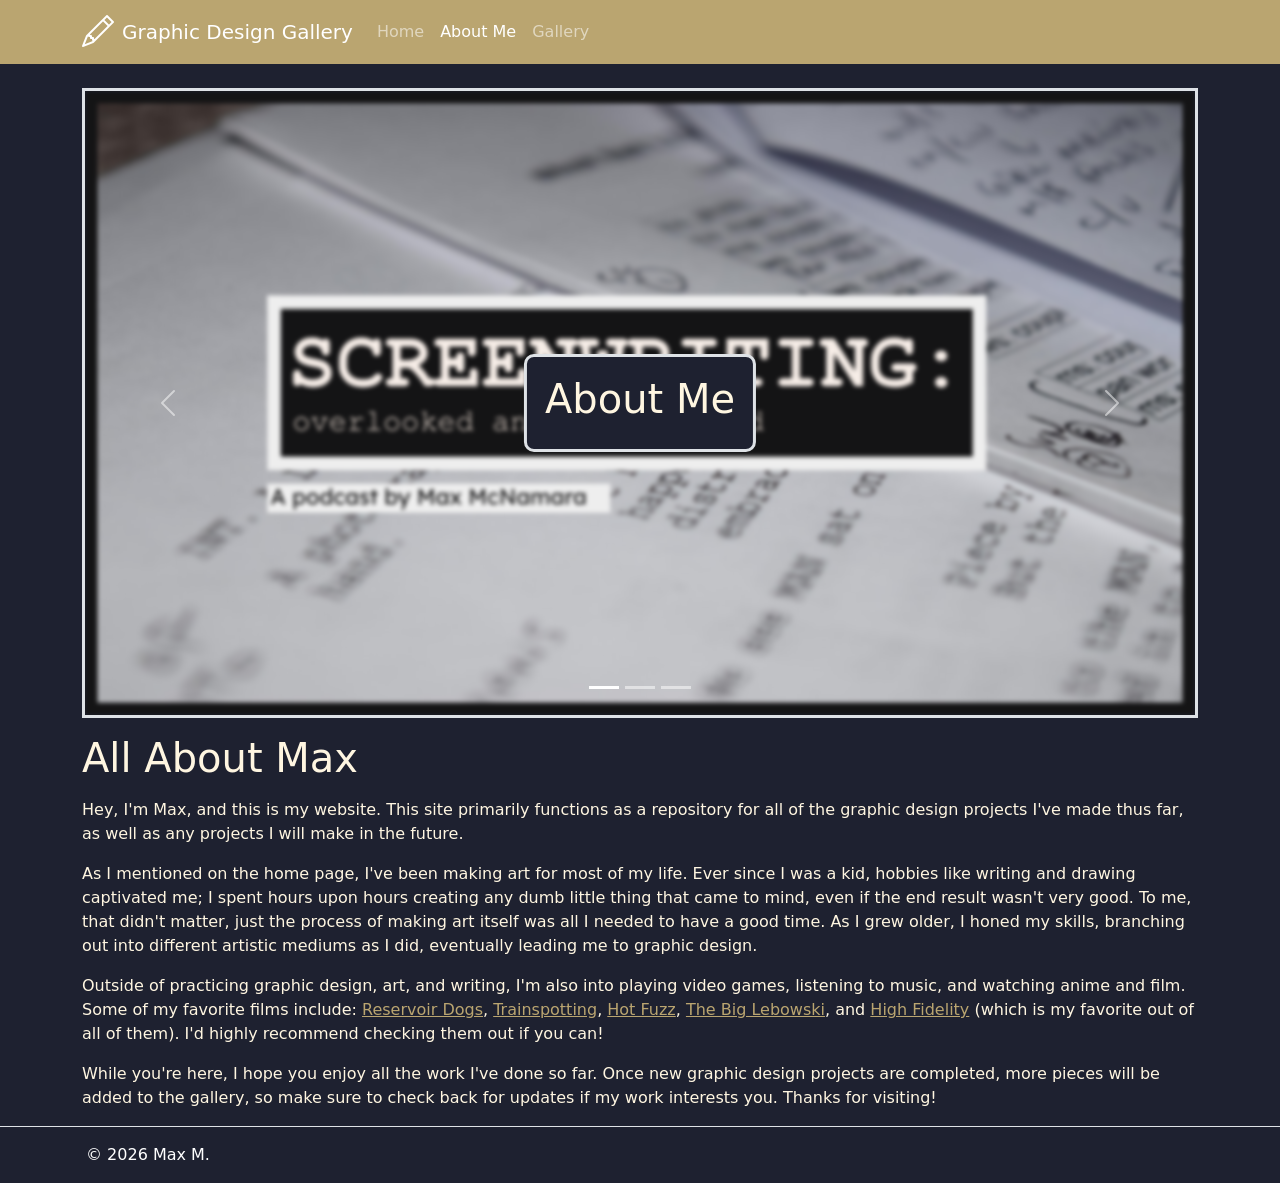
<file: bootstrap-website/about.html>
<!doctype html>
<html lang="en" class="h-100 w-100">

<head>
  <meta charset="utf-8">
  <meta name="viewport" content="width=device-width, initial-scale=1">
  <title>Bootstrap demo</title>
  <link href="https://cdn.jsdelivr.net/npm/bootstrap@5.3.8/dist/css/bootstrap.min.css" rel="stylesheet"
    integrity="sha384-sRIl4kxILFvY47J16cr9ZwB07vP4J8+LH7qKQnuqkuIAvNWLzeN8tE5YBujZqJLB" crossorigin="anonymous">
  <link rel="stylesheet" href="https://cdn.jsdelivr.net/npm/bootstrap-icons@1.13.1/font/bootstrap-icons.min.css">
  <style>
    body {
      background-color: #1e2130ff;
    }

    h1 {
      color: #fff6e1ff;
    }

    p {
      color: #fff6e1ff;
    }

    .bg-image-container {
      background-image: url('Konran Dreams and the Ferry Council Graphic Design Project.png');
      background-size: cover;
      background-position: center;
      height: 75vh;
      background-repeat: no-repeat;
      padding-top: 1px;
      flex-shrink: 1;
    }

    .gradient {
      background-image: linear-gradient(to bottom, #1e2130ff, #1e2130ff);
      border-width: 1px;
      border-color: #fff6e1ff;
      object-fit: cover;
      margin: 10px;
    }

    .custom-footer-text {
      color: #fff6e1ff;
    }

    .card-text {
      color: #1e2130ff
    }

    .carousel-item {
      height: auto;
      object-fit: cover;
      object-position: center;
      filter: blur(2px);
    }

    .static-heading {
      position: absolute;
      top: 50%;
      left: 50%;
      transform: translate(-50%, -50%);
      z-index: 10;
      color: white;
      background-color: #1e2130ff;
      padding: 10px;
      border-radius: 10px;
      text-align: center;
    }

    .carousel-control-prev {
      object-fit: cover;
      object-position: right;
      -webkit-box-align: center;
      justify-content: center;
      display: flex;
      padding: 0;
    }

    .carousel-control-next {
      object-fit: cover;
      object-position: right;
      -webkit-box-align: center;
      justify-content: center;
      display: flex;
      padding: 0;
    }

    .link-custom {
      color:#baa570ff
    }
  </style>
</head>

<body class="h-100 w-100 d-flex flex-column">
  <nav class="navbar navbar-expand-lg navbar-dark mb-4" style="background-color:#baa570ff" aria-label="navbar">
    <div class="container"> <i class="bi bi-pencil pe-2 fs-2" style="color:white"></i> <a class="navbar-brand" href="index.html">Graphic Design Gallery</a> <button class="navbar-toggler"
        type="button" data-bs-toggle="collapse" data-bs-target="#navbar" aria-controls="navbar" aria-expanded="false"
        aria-label="Toggle navigation"> <span class="navbar-toggler-icon"></span> </button>
      <div class="collapse navbar-collapse" id="navbar">
        <ul class="navbar-nav me-auto mb-2 mb-lg-0">
          <li class="nav-item"> <a class="nav-link" href="index.html">Home</a> </li>
          <li class="nav-item"> <a class="nav-link active" aria-current="page" href="about.html">About Me</a> </li>
          <li class="nav-item"> <a class="nav-link" href="gallery.html">Gallery</a> </li>
        </ul>
      </div>
    </div>
  </nav>
  <main class="container img-fluid flex-grow-1 flex-shrink-1">
    <div class="border border-3 img-fluid flex-grow-1 flex-shrink-1">
      <div id="carouselExampleIndicators" class="carousel slide">
        <div class="carousel-indicators">
          <button type="button" data-bs-target="#carouselExampleIndicators" data-bs-slide-to="0" class="active"
            aria-current="true" aria-label="Slide 1"></button>
          <button type="button" data-bs-target="#carouselExampleIndicators" data-bs-slide-to="1"
            aria-label="Slide 2"></button>
          <button type="button" data-bs-target="#carouselExampleIndicators" data-bs-slide-to="2"
            aria-label="Slide 3"></button>
        </div>
        <div class="col-lg-12 mx-auto">
          <div class="static-heading  border border-3">
            <h1 class="p-2 rounded">About Me</h1>
          </div>
          <div class="carousel-inner">
            <div class="carousel-item active">
              <img src="images/Words and Pictures - Podcast Graphic - Max McNamara.png"
                class="d-block w-100 img-fluid img-blur" alt="A blurred, landscape-style image of screenplays spread across a table with the title 'SCREENWRITING: overlooked and undervalued' sitting on top of it in the center of the image. The title has a rectangular, black background that is covered in a thin white border.">
            </div>
            <div class="carousel-item">
              <img src="images/Sins of the Concrete Jungle - Title Design 5.png"
                class="d-block w-100 img-fluid img-blur" alt="A blurred, landscape-style image that displays the words 'Sins of the Concrete Jungle' in red and white text against a black background. The subtitle 'for I am my brother's keeper, shepherding the weak through the valley of darkness' sits under the main title.">
            </div>
            <div class="carousel-item">
              <img
                src="images/Words and Pictures - English Career Connections Flyer_ Digital Version - Max McNamara (1).png"
                class="d-block w-100 img-fluid img-blur" alt="A blurred, landscape-style image of a flyer advertising the Virginia Tech 'English Career Connections' event in a pink box with a black border. To the right of the title, things like the location, cost, and registration date are displayed; under it, reasons for attending are stressed.">
            </div>
          </div>
        </div>
        <div>
          <button class="carousel-control-prev img-fluid flex-grow-1 flex-shrink-1" type="button" data-bs-target="#carouselExampleIndicators"
            data-bs-slide="prev">
            <span class="carousel-control-prev-icon" aria-hidden="true"></span>
            <span class="visually-hidden">Previous</span>
          </button>
          <button class="carousel-control-next img-fluid flex-grow-1 flex-shrink-1" type="button" data-bs-target="#carouselExampleIndicators"
            data-bs-slide="next">
            <span class="carousel-control-next-icon" aria-hidden="true"></span>
            <span class="visually-hidden">Next</span>
          </button>
        </div>
      </div>
    </div>
    <div>
      <h1 class="pt-3 pb-2">All About Max</h1>
      <div>
        <p>Hey, I'm Max, and this is my website. This site primarily functions as a repository for all of the graphic design projects I've made thus far, as well as any projects I will make in the future.</p>
      </div>
      <div>
        <p>As I mentioned on the home page, I've been making art for most of my life. Ever since I was a kid, hobbies like writing and drawing captivated me; I spent hours upon hours creating any dumb little thing that came to mind, even if the end result wasn't very good. To me, that didn't matter, just the process of making art itself was all I needed to have a good time. As I grew older, I honed my skills, branching out into different artistic mediums as I did, eventually leading me to graphic design.</p>
      </div>
      <div>
        <p>Outside of practicing graphic design, art, and writing, I'm also into playing video games, listening to music, and watching anime and film. Some of my favorite films include: <a href="https://youtu.be/vayksn4Y93A" class="link-custom">Reservoir Dogs</a>, <a href="https://youtu.be/8LuxOYIpu-I" class="link-custom">Trainspotting</a>, <a href="https://youtu.be/ayTnvVpj9t4" class="link-custom">Hot Fuzz</a>, <a href="https://youtu.be/cd-go0oBF4Y" class="link-custom">The Big Lebowski</a>, and <a href="https://youtu.be/OA9gPtWDiww" class="link-custom">High Fidelity</a> (which is my favorite out of all of them). I'd highly recommend checking them out if you can!</p>
      </div>
      <div>
        <p>While you're here, I hope you enjoy all the work I've done so far. Once new graphic design projects are completed, more pieces will be added to the gallery, so make sure to check back for updates if my work interests you. Thanks for visiting!</p>
      </div>
    </div>
  </main>
  <footer class="mt-auto border-top text-white">
    <div class="container d-flex flex-wrap justify-content-between align-items-center py-3">
      <div class="col-md-4 d-flex align-items-center"><span class="mb-3 mb-md-0 ps-1 text-body-white-secondary">© 2026
          Max M.</span></div>
    </div>
  </footer>
  <script src="https://cdn.jsdelivr.net/npm/bootstrap@5.3.8/dist/js/bootstrap.bundle.min.js"
    integrity="sha384-FKyoEForCGlyvwx9Hj09JcYn3nv7wiPVlz7YYwJrWVcXK/BmnVDxM+D2scQbITxI"
    crossorigin="anonymous"></script>
</body>

</html>
</file>
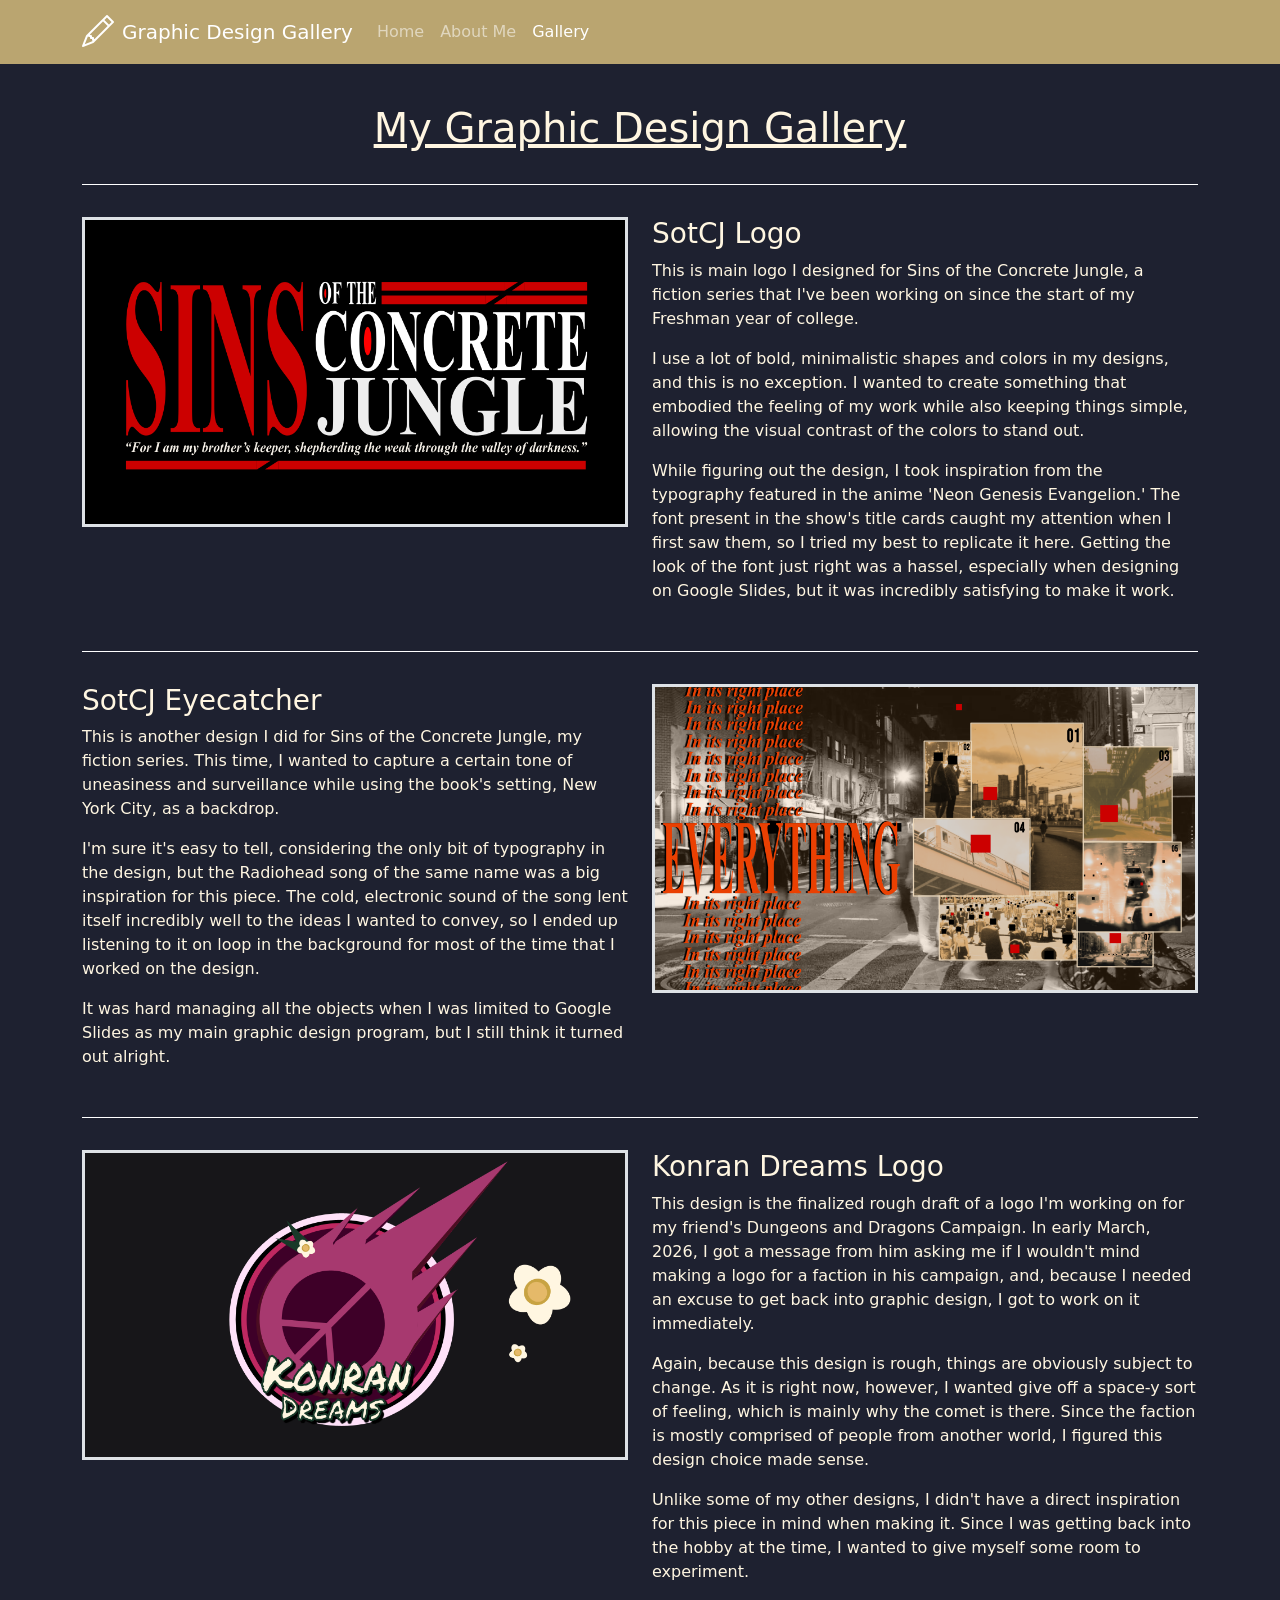
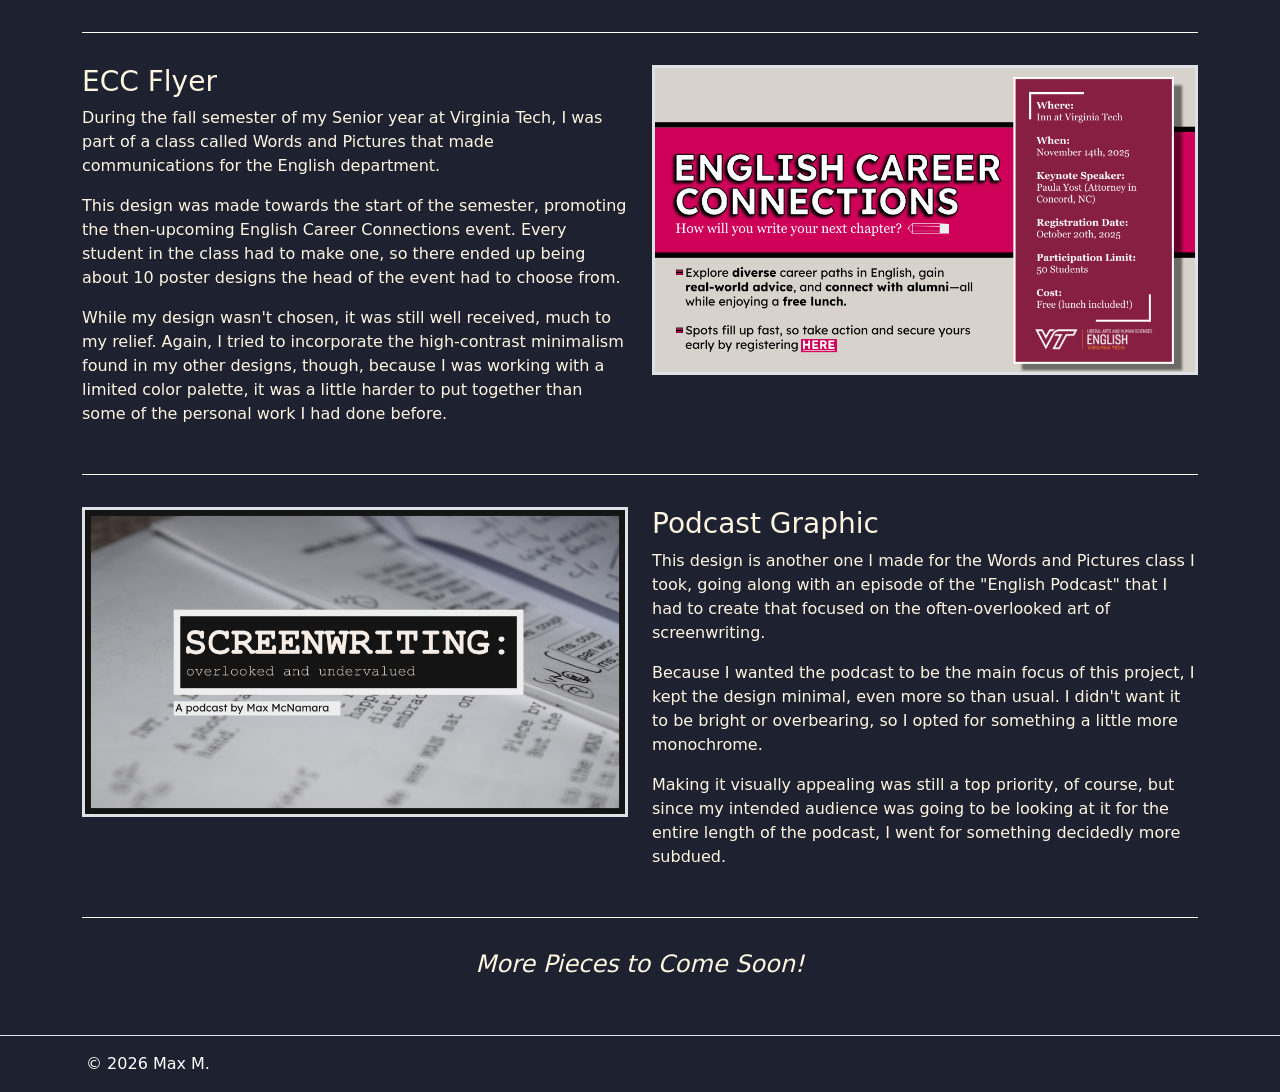
<file: bootstrap-website/gallery.html>
<!doctype html>
<html lang="en" class="h-100 w-100">

<head>
  <meta charset="utf-8">
  <meta name="viewport" content="width=device-width, initial-scale=1">
  <title>Bootstrap demo</title>
  <link href="https://cdn.jsdelivr.net/npm/bootstrap@5.3.8/dist/css/bootstrap.min.css" rel="stylesheet"
    integrity="sha384-sRIl4kxILFvY47J16cr9ZwB07vP4J8+LH7qKQnuqkuIAvNWLzeN8tE5YBujZqJLB" crossorigin="anonymous">
  <link rel="stylesheet" href="https://cdn.jsdelivr.net/npm/bootstrap-icons@1.13.1/font/bootstrap-icons.min.css">
  <style>
    body {
      background-color: #1e2130ff;
    }

    h1 {
      color: #fff6e1ff;
    }

    h3 {
      color: #fff6e1ff;
    }

    h4 {
      color: #fff6e1ff
    }

    h5 {
      color: #fff6e1ff
    }

    @media (max-width: 768px) {
      h3 {
        padding-top: 10px;
      }
    }

    p {
      color: #fff6e1ff;
    }

    .bg-image-container {
      background-image: url('Konran Dreams and the Ferry Council Graphic Design Project.png');
      background-size: cover;
      background-position: center;
      height: 75vh;
      background-repeat: no-repeat;
      padding-top: 1px;
      flex-shrink: 1;
    }

    .gradient {
      background-image: linear-gradient(to bottom, #1e2130ff, #1e2130ff);
      border-width: 1px;
      border-color: #fff6e1ff;
      object-fit: cover;
      margin: 10px;
    }

    .custom-footer-text {
      color: #fff6e1ff;
    }

    .card-text {
      color: #1e2130ff
    }

    .border {
      object-fit: contain;
    }

    .carouselExampleIndicators {
      max-height: 75vh;
      max-width: 75vh;
    }

    .static-heading {
      top: 50%;
      /* Adjust to vertical center */
      left: 50%;
      /* Adjust to horizontal center */
      transform: translate(-50%, -50%);
      z-index: 10;
      /* Ensures it stays on top */
      color: white;
      background-color: #1e2130ff;
      /* Semi-transparent highlight */
      padding: 10px;
      border-radius: 10px;
      text-align: center;
    }
  </style>
</head>

<body class="h-100 w-100 d-flex flex-column">
  <nav class="navbar navbar-expand-lg navbar-dark mb-4" style="background-color:#baa570ff" aria-label="navbar">
    <div class="container"> <i class="bi bi-pencil pe-2 fs-2" style="color:white"></i> <a class="navbar-brand"
        href="index.html">Graphic Design Gallery</a> <button class="navbar-toggler" type="button"
        data-bs-toggle="collapse" data-bs-target="#navbar" aria-controls="navbar" aria-expanded="false"
        aria-label="Toggle navigation"> <span class="navbar-toggler-icon"></span> </button>
      <div class="collapse navbar-collapse" id="navbar">
        <ul class="navbar-nav me-auto mb-2 mb-lg-0">
          <li class="nav-item"> <a class="nav-link" href="index.html">Home</a> </li>
          <li class="nav-item"> <a class="nav-link" href="about.html">About Me</a> </li>
          <li class="nav-item"> <a class="nav-link active" aria-current="page" href="gallery.html">Gallery</a> </li>
        </ul>
      </div>
    </div>
  </nav>
  <main class="container flex-grow-1">
    <h1 class="text-center text-decoration-underline py-3">My Graphic Design Gallery</h1>
    <div>
      <hr class="border-white border-top opacity-100">
    </div>
    <div class="row py-3">
      <div class="col-lg-6">
        <img src="images/Sins of the Concrete Jungle - Title Design 5.png" class="img-fluid border border-3" alt="A landscape-style image that displays the words 'Sins of the Concrete Jungle' in red and white text against a black background. The subtitle 'for I am my brother's keeper, shepherding the weak through the valley of darkness' sits under the main title.">
      </div>
      <div class="col-lg-6">
        <h3>SotCJ Logo</h3>
        <p>This is main logo I designed for Sins of the Concrete Jungle, a fiction series that I've been working on
          since the start of my Freshman year of college.</p>
        <div>
          <p>I use a lot of bold, minimalistic shapes and colors in my designs, and this is no exception. I wanted to
            create something that embodied the feeling of my work while also keeping things simple, allowing the
            visual contrast of the colors to stand out.</p>
        </div>
        <div>
          <p>While figuring out the design, I took inspiration from the typography featured in the anime 'Neon Genesis Evangelion.' The font present in the show's title cards caught my attention when I first saw them, so I tried my
            best to replicate it here. Getting the look of the font just right was a hassel, especially when designing on Google Slides, but it was incredibly satisfying to make it work.</p>
        </div>
      </div>
    </div>
    <div>
      <hr class="border-white border-top opacity-100">
    </div>
    <div class="row py-3">
      <div class="col-lg-6 order-lg-first">
        <h3>SotCJ Eyecatcher</h3>
        <p>This is another design I did for Sins of the Concrete Jungle, my fiction series. This time, I wanted to capture a certain tone
          of uneasiness and surveillance while using the book's setting, New York City, as a backdrop.</p>
        <div>
          <p>I'm sure it's easy to tell, considering the only bit of typography in the design, but the Radiohead song of
            the same name was a big inspiration for this piece. The cold, electronic sound of the song lent itself
            incredibly well to the ideas I wanted to convey, so I ended up listening to it on loop in the background for most of the time
            that I worked on the design.</p>
        </div>
        <div>
          <p>It was hard managing all the objects when I was limited to Google Slides as my main graphic design program,
            but I still think it turned out alright.</p>
        </div>
      </div>
      <div class="col-lg-6 order-first order-lg-last">
        <img src="images/Sins of the Concrete Jungle - Title Design 2.png" class="img-fluid border border-3" alt="A landscape-style image of people walking through a city, with a collage of city photography located to the right of the sceen, and the words 'Everything in its Right Place' located towards the left. The phrase 'in its right place' repeats from the top of the screen to the bottom, and the people in the collage have their faces covered by either a black or red square.">
      </div>
    </div>
    </div>
    <div>
      <hr class="border-white border-top opacity-100">
    </div>
    <div class="row py-3">
      <div class="col-lg-6 order-last order-lg-last">
        <h3>Konran Dreams Logo</h3>
        <p>This design is the finalized rough draft of a logo I'm working on for my friend's Dungeons and Dragons
          Campaign. In early March, 2026, I got a message from him asking me if I wouldn't mind making a logo for a
          faction in his campaign, and, because I needed an excuse to get back into graphic design, I got to work on it
          immediately.</p>
        <div>
          <p>Again, because this design is rough, things are obviously subject to change. As it is right now, however, I
            wanted give off a space-y sort of feeling, which is mainly why the comet is there. Since the faction is
            mostly comprised of people from another world, I figured this design choice made sense.</p>
        </div>
        <div>
          <p>Unlike some of my other designs, I didn't have a direct inspiration for this piece in mind when making it. Since I was getting back into
            the hobby at the time, I wanted to give myself some room to experiment.</p>
        </div>
      </div>
      <div class="col-lg-6 order-lg-first">
        <img src="images/Konran Dreams (KRD) and the Ferry Council Graphic Design Project.png"
          class="img-fluid border border-3" alt="A landscape-style image of a pink and magenta comet design with the words 'Konran Dreams' centered under it. Two golden flowers can also be seen towards the right side of the image, with another being present towards the top right of the main design.">
      </div>
    </div>
    </div>
    <div>
      <hr class="border-white border-top opacity-100">
    </div>
    <div class="row py-3">
      <div class="col-lg-6 order-lg-first">
        <h3>ECC Flyer</h3>
        <p>During the fall semester of my Senior year at Virginia Tech, I was part of a class called Words and Pictures
          that made communications for the English department. </p>
        <div>
          <p>This design was made towards the start of the semester, promoting the then-upcoming English Career
            Connections event. Every student in the class had to make one, so there ended up being about 10 poster
            designs the head of the event had to choose from.</p>
        </div>
        <div>
          <p>While my design wasn't chosen, it was still well received, much to my relief. Again, I tried to incorporate
            the high-contrast minimalism found in my other designs, though, because I was working with a limited color
            palette, it was a little harder to put together than some of the personal work I had done before.</p>
        </div>
      </div>
      <div class="col-lg-6 order-first order-lg-last">
        <img src="images/Words and Pictures - English Career Connections Flyer_ Digital Version - Max McNamara (1).png"
          class="img-fluid border border-3" alt="A landscape-style image of a flyer advertising the Virginia Tech 'English Career Connections' event in a pink box with a black border. To the right of the title, things like the location, cost, and registration date are displayed; under it, reasons for attending are stressed.">
      </div>
    </div>
    <div>
      <hr class="border-white border-top opacity-100">
    </div>
    <div class="row py-3">
      <div class="col-lg-6">
        <img src="images/Words and Pictures - Podcast Graphic - Max McNamara.png" class="img-fluid border border-3" alt="A landscape-style image of screenplays spread across a table with the title 'SCREENWRITING: overlooked and undervalued' sitting in on top of it in the center of the image. The title has a rectangular, black background that is covered in a thin white border.">
      </div>
      <div class="col-lg-6">
        <h3>Podcast Graphic</h3>
        <p>This design is another one I made for the Words and Pictures class I took, going along with an episode of the
          "English Podcast" that I had to create that focused on the often-overlooked art of screenwriting.</p>
        <div>
          <p>Because I wanted the podcast to be the main focus of this project, I kept the design minimal, even more so
            than usual. I didn't want it to be bright or overbearing, so I opted for something a little more monochrome.
          </p>
          <div>
            <p>Making it visually appealing was still a top priority, of course, but since my intended audience was going to be looking at it
              for the entire length of the podcast, I went for something decidedly more subdued.</p>
          </div>
        </div>
      </div>
    </div>
    <div>
      <hr class="border-white border-top opacity-100">
    </div>
    <h4 class="text-center fst-italic pt-3 pb-5">More Pieces to Come Soon!</h4>
  </main>
  </main>
  <footer class="mt-auto border-top text-white">
    <div class="container d-flex flex-wrap justify-content-between align-items-center py-3">
      <div class="col-md-4 d-flex align-items-center"><span class="mb-3 mb-md-0 ps-1 text-body-white-secondary">© 2026
          Max M.</span></div>
    </div>
  </footer>
  <script src="https://cdn.jsdelivr.net/npm/bootstrap@5.3.8/dist/js/bootstrap.bundle.min.js"
    integrity="sha384-FKyoEForCGlyvwx9Hj09JcYn3nv7wiPVlz7YYwJrWVcXK/BmnVDxM+D2scQbITxI"
    crossorigin="anonymous"></script>
</body>

</html>
</file>
<file: top-five.css>
html {
    width: 100%;
    height: 100%;
}

body {
    height: 100%;
    width: 375px;
    margin: 0 auto;
    font-family: Arial, Helvetica, sans-serif;
    font-size: 16px;
}

.container {
    min-height: 100%;
    display: flex;
    flex-direction: column;
    align-items: stretch;
}

header {
  display: flex;
  justify-content: space-between;
  align-items: baseline;
  border-bottom: 1px solid rgb(0, 128, 70);
  padding-top: 20px;
}

.logo {
  font-size: 24px;
  font-weight: 800;
  color: rgb(173, 27, 51);
}

main {
    flex-grow: 1;
}

h1 {
    font-family: 'Times New Roman', Times, serif;
    color: rgb(187, 49, 15);
    font-size: 24px;
}

a {
    color: rgb(129, 16, 120);
    text-decoration: none;
}

@media screen and (min-width: 576px) {
  body {
    width: 556px;
  }

  h1 {
    font-size: 32px;
  }

  .logo {
    font-size: 24px;
  }

  a {
    color: rgb(0, 77, 128);
  }
}

@media screen and (min-width: 768px) {
  body {
    width: 748px;
  }
}

@media screen and (min-width: 992px) {
  body {
    width: 972px;
  }
}
</file>
<file: site/assets/stylesheets/main.484c7ddc.min.css>
@charset "UTF-8";html{-webkit-text-size-adjust:none;-moz-text-size-adjust:none;text-size-adjust:none;box-sizing:border-box}*,:after,:before{box-sizing:inherit}@media (prefers-reduced-motion){*,:after,:before{transition:none!important}}body{margin:0}a,button,input,label{-webkit-tap-highlight-color:transparent}a{color:inherit;text-decoration:none}hr{border:0;box-sizing:initial;display:block;height:.05rem;overflow:visible;padding:0}small{font-size:80%}sub,sup{line-height:1em}img{border-style:none}table{border-collapse:initial;border-spacing:0}td,th{font-weight:400;vertical-align:top}button{background:#0000;border:0;font-family:inherit;font-size:inherit;margin:0;padding:0}input{border:0;outline:none}:root{--md-primary-fg-color:#4051b5;--md-primary-fg-color--light:#5d6cc0;--md-primary-fg-color--dark:#303fa1;--md-primary-bg-color:#fff;--md-primary-bg-color--light:#ffffffb3;--md-accent-fg-color:#526cfe;--md-accent-fg-color--transparent:#526cfe1a;--md-accent-bg-color:#fff;--md-accent-bg-color--light:#ffffffb3}[data-md-color-scheme=default]{color-scheme:light}[data-md-color-scheme=default] img[src$="#gh-dark-mode-only"],[data-md-color-scheme=default] img[src$="#only-dark"]{display:none}:root,[data-md-color-scheme=default]{--md-hue:225deg;--md-default-fg-color:#000000de;--md-default-fg-color--light:#0000008a;--md-default-fg-color--lighter:#00000052;--md-default-fg-color--lightest:#00000012;--md-default-bg-color:#fff;--md-default-bg-color--light:#ffffffb3;--md-default-bg-color--lighter:#ffffff4d;--md-default-bg-color--lightest:#ffffff1f;--md-code-fg-color:#36464e;--md-code-bg-color:#f5f5f5;--md-code-bg-color--light:#f5f5f5b3;--md-code-bg-color--lighter:#f5f5f54d;--md-code-hl-color:#4287ff;--md-code-hl-color--light:#4287ff1a;--md-code-hl-number-color:#d52a2a;--md-code-hl-special-color:#db1457;--md-code-hl-function-color:#a846b9;--md-code-hl-constant-color:#6e59d9;--md-code-hl-keyword-color:#3f6ec6;--md-code-hl-string-color:#1c7d4d;--md-code-hl-name-color:var(--md-code-fg-color);--md-code-hl-operator-color:var(--md-default-fg-color--light);--md-code-hl-punctuation-color:var(--md-default-fg-color--light);--md-code-hl-comment-color:var(--md-default-fg-color--light);--md-code-hl-generic-color:var(--md-default-fg-color--light);--md-code-hl-variable-color:var(--md-default-fg-color--light);--md-typeset-color:var(--md-default-fg-color);--md-typeset-a-color:var(--md-primary-fg-color);--md-typeset-del-color:#f5503d26;--md-typeset-ins-color:#0bd57026;--md-typeset-kbd-color:#fafafa;--md-typeset-kbd-accent-color:#fff;--md-typeset-kbd-border-color:#b8b8b8;--md-typeset-mark-color:#ffff0080;--md-typeset-table-color:#0000001f;--md-typeset-table-color--light:rgba(0,0,0,.035);--md-admonition-fg-color:var(--md-default-fg-color);--md-admonition-bg-color:var(--md-default-bg-color);--md-warning-fg-color:#000000de;--md-warning-bg-color:#ff9;--md-footer-fg-color:#fff;--md-footer-fg-color--light:#ffffffb3;--md-footer-fg-color--lighter:#ffffff73;--md-footer-bg-color:#000000de;--md-footer-bg-color--dark:#00000052;--md-shadow-z1:0 0.2rem 0.5rem #0000000d,0 0 0.05rem #0000001a;--md-shadow-z2:0 0.2rem 0.5rem #0000001a,0 0 0.05rem #00000040;--md-shadow-z3:0 0.2rem 0.5rem #0003,0 0 0.05rem #00000059}.md-icon svg{fill:currentcolor;display:block;height:1.2rem;width:1.2rem}body{-webkit-font-smoothing:antialiased;-moz-osx-font-smoothing:grayscale;--md-text-font-family:var(--md-text-font,_),-apple-system,BlinkMacSystemFont,Helvetica,Arial,sans-serif;--md-code-font-family:var(--md-code-font,_),SFMono-Regular,Consolas,Menlo,monospace}aside,body,input{font-feature-settings:"kern","liga";color:var(--md-typeset-color);font-family:var(--md-text-font-family)}code,kbd,pre{font-feature-settings:"kern";font-family:var(--md-code-font-family)}:root{--md-typeset-table-sort-icon:url('data:image/svg+xml;charset=utf-8,<svg xmlns="http://www.w3.org/2000/svg" viewBox="0 0 24 24"><path d="m18 21-4-4h3V7h-3l4-4 4 4h-3v10h3M2 19v-2h10v2M2 13v-2h7v2M2 7V5h4v2z"/></svg>');--md-typeset-table-sort-icon--asc:url('data:image/svg+xml;charset=utf-8,<svg xmlns="http://www.w3.org/2000/svg" viewBox="0 0 24 24"><path d="M19 17h3l-4 4-4-4h3V3h2M2 17h10v2H2M6 5v2H2V5m0 6h7v2H2z"/></svg>');--md-typeset-table-sort-icon--desc:url('data:image/svg+xml;charset=utf-8,<svg xmlns="http://www.w3.org/2000/svg" viewBox="0 0 24 24"><path d="M19 7h3l-4-4-4 4h3v14h2M2 17h10v2H2M6 5v2H2V5m0 6h7v2H2z"/></svg>')}.md-typeset{-webkit-print-color-adjust:exact;color-adjust:exact;font-size:.8rem;line-height:1.6;overflow-wrap:break-word}@media print{.md-typeset{font-size:.68rem}}.md-typeset blockquote,.md-typeset dl,.md-typeset figure,.md-typeset ol,.md-typeset pre,.md-typeset ul{margin-bottom:1em;margin-top:1em}.md-typeset h1{color:var(--md-default-fg-color--light);font-size:2em;line-height:1.3;margin:0 0 1.25em}.md-typeset h1,.md-typeset h2{font-weight:300;letter-spacing:-.01em}.md-typeset h2{font-size:1.5625em;line-height:1.4;margin:1.6em 0 .64em}.md-typeset h3{font-size:1.25em;font-weight:400;letter-spacing:-.01em;line-height:1.5;margin:1.6em 0 .8em}.md-typeset h2+h3{margin-top:.8em}.md-typeset h4{font-weight:700;letter-spacing:-.01em;margin:1em 0}.md-typeset h5,.md-typeset h6{color:var(--md-default-fg-color--light);font-size:.8em;font-weight:700;letter-spacing:-.01em;margin:1.25em 0}.md-typeset h5{text-transform:uppercase}.md-typeset h5 code{text-transform:none}.md-typeset hr{border-bottom:.05rem solid var(--md-default-fg-color--lightest);display:flow-root;margin:1.5em 0}.md-typeset a{color:var(--md-typeset-a-color);word-break:break-word}.md-typeset a,.md-typeset a:before{transition:color 125ms}.md-typeset a:focus,.md-typeset a:hover{color:var(--md-accent-fg-color)}.md-typeset a:focus code,.md-typeset a:hover code{background-color:var(--md-accent-fg-color--transparent);color:var(--md-accent-fg-color)}.md-typeset a code{color:var(--md-typeset-a-color)}.md-typeset a.focus-visible{outline-color:var(--md-accent-fg-color);outline-offset:.2rem}.md-typeset code,.md-typeset kbd,.md-typeset pre{color:var(--md-code-fg-color);direction:ltr;font-variant-ligatures:none;transition:background-color 125ms}@media print{.md-typeset code,.md-typeset kbd,.md-typeset pre{white-space:pre-wrap}}.md-typeset code{background-color:var(--md-code-bg-color);border-radius:.1rem;-webkit-box-decoration-break:clone;box-decoration-break:clone;font-size:.85em;padding:0 .2941176471em;transition:color 125ms,background-color 125ms;word-break:break-word}.md-typeset code:not(.focus-visible){-webkit-tap-highlight-color:transparent;outline:none}.md-typeset pre{display:flow-root;line-height:1.4;position:relative}.md-typeset pre>code{-webkit-box-decoration-break:slice;box-decoration-break:slice;box-shadow:none;display:block;margin:0;outline-color:var(--md-accent-fg-color);overflow:auto;padding:.7720588235em 1.1764705882em;scrollbar-color:var(--md-default-fg-color--lighter) #0000;scrollbar-width:thin;touch-action:auto;word-break:normal}.md-typeset pre>code:hover{scrollbar-color:var(--md-accent-fg-color) #0000}.md-typeset pre>code::-webkit-scrollbar{height:.2rem;width:.2rem}.md-typeset pre>code::-webkit-scrollbar-thumb{background-color:var(--md-default-fg-color--lighter)}.md-typeset pre>code::-webkit-scrollbar-thumb:hover{background-color:var(--md-accent-fg-color)}.md-typeset kbd{background-color:var(--md-typeset-kbd-color);border-radius:.1rem;box-shadow:0 .1rem 0 .05rem var(--md-typeset-kbd-border-color),0 .1rem 0 var(--md-typeset-kbd-border-color),0 -.1rem .2rem var(--md-typeset-kbd-accent-color) inset;color:var(--md-default-fg-color);display:inline-block;font-size:.75em;padding:0 .6666666667em;vertical-align:text-top;word-break:break-word}.md-typeset mark{background-color:var(--md-typeset-mark-color);-webkit-box-decoration-break:clone;box-decoration-break:clone;color:inherit;word-break:break-word}.md-typeset abbr{cursor:help;text-decoration:none}.md-typeset [data-preview],.md-typeset abbr{border-bottom:.05rem dotted var(--md-default-fg-color--light)}.md-typeset small{opacity:.75}[dir=ltr] .md-typeset sub,[dir=ltr] .md-typeset sup{margin-left:.078125em}[dir=rtl] .md-typeset sub,[dir=rtl] .md-typeset sup{margin-right:.078125em}[dir=ltr] .md-typeset blockquote{padding-left:.6rem}[dir=rtl] .md-typeset blockquote{padding-right:.6rem}[dir=ltr] .md-typeset blockquote{border-left:.2rem solid var(--md-default-fg-color--lighter)}[dir=rtl] .md-typeset blockquote{border-right:.2rem solid var(--md-default-fg-color--lighter)}.md-typeset blockquote{color:var(--md-default-fg-color--light);margin-left:0;margin-right:0}.md-typeset ul{list-style-type:disc}.md-typeset ul[type]{list-style-type:revert-layer}[dir=ltr] .md-typeset ol,[dir=ltr] .md-typeset ul{margin-left:.625em}[dir=rtl] .md-typeset ol,[dir=rtl] .md-typeset ul{margin-right:.625em}.md-typeset ol,.md-typeset ul{padding:0}.md-typeset ol:not([hidden]),.md-typeset ul:not([hidden]){display:flow-root}.md-typeset ol ol,.md-typeset ul ol{list-style-type:lower-alpha}.md-typeset ol ol ol,.md-typeset ul ol ol{list-style-type:lower-roman}.md-typeset ol ol ol ol,.md-typeset ul ol ol ol{list-style-type:upper-alpha}.md-typeset ol ol ol ol ol,.md-typeset ul ol ol ol ol{list-style-type:upper-roman}.md-typeset ol[type],.md-typeset ul[type]{list-style-type:revert-layer}[dir=ltr] .md-typeset ol li,[dir=ltr] .md-typeset ul li{margin-left:1.25em}[dir=rtl] .md-typeset ol li,[dir=rtl] .md-typeset ul li{margin-right:1.25em}.md-typeset ol li,.md-typeset ul li{margin-bottom:.5em}.md-typeset ol li blockquote,.md-typeset ol li p,.md-typeset ul li blockquote,.md-typeset ul li p{margin:.5em 0}.md-typeset ol li:last-child,.md-typeset ul li:last-child{margin-bottom:0}[dir=ltr] .md-typeset ol li ol,[dir=ltr] .md-typeset ol li ul,[dir=ltr] .md-typeset ul li ol,[dir=ltr] .md-typeset ul li ul{margin-left:.625em}[dir=rtl] .md-typeset ol li ol,[dir=rtl] .md-typeset ol li ul,[dir=rtl] .md-typeset ul li ol,[dir=rtl] .md-typeset ul li ul{margin-right:.625em}.md-typeset ol li ol,.md-typeset ol li ul,.md-typeset ul li ol,.md-typeset ul li ul{margin-bottom:.5em;margin-top:.5em}[dir=ltr] .md-typeset dd{margin-left:1.875em}[dir=rtl] .md-typeset dd{margin-right:1.875em}.md-typeset dd{margin-bottom:1.5em;margin-top:1em}.md-typeset img,.md-typeset svg,.md-typeset video{height:auto;max-width:100%}.md-typeset img[align=left]{margin:1em 1em 1em 0}.md-typeset img[align=right]{margin:1em 0 1em 1em}.md-typeset img[align]:only-child{margin-top:0}.md-typeset figure{display:flow-root;margin:1em auto;max-width:100%;text-align:center;width:fit-content}.md-typeset figure img{display:block;margin:0 auto}.md-typeset figcaption{font-style:italic;margin:1em auto;max-width:24rem}.md-typeset iframe{max-width:100%}.md-typeset table:not([class]){background-color:var(--md-default-bg-color);border:.05rem solid var(--md-typeset-table-color);border-radius:.1rem;display:inline-block;font-size:.64rem;max-width:100%;overflow:auto;touch-action:auto}@media print{.md-typeset table:not([class]){display:table}}.md-typeset table:not([class])+*{margin-top:1.5em}.md-typeset table:not([class]) td>:first-child,.md-typeset table:not([class]) th>:first-child{margin-top:0}.md-typeset table:not([class]) td>:last-child,.md-typeset table:not([class]) th>:last-child{margin-bottom:0}.md-typeset table:not([class]) td:not([align]),.md-typeset table:not([class]) th:not([align]){text-align:left}[dir=rtl] .md-typeset table:not([class]) td:not([align]),[dir=rtl] .md-typeset table:not([class]) th:not([align]){text-align:right}.md-typeset table:not([class]) th{font-weight:700;min-width:5rem;padding:.9375em 1.25em;vertical-align:top}.md-typeset table:not([class]) td{border-top:.05rem solid var(--md-typeset-table-color);padding:.9375em 1.25em;vertical-align:top}.md-typeset table:not([class]) tbody tr{transition:background-color 125ms}.md-typeset table:not([class]) tbody tr:hover{background-color:var(--md-typeset-table-color--light);box-shadow:0 .05rem 0 var(--md-default-bg-color) inset}.md-typeset table:not([class]) a{word-break:normal}.md-typeset table th[role=columnheader]{cursor:pointer}[dir=ltr] .md-typeset table th[role=columnheader]:after{margin-left:.5em}[dir=rtl] .md-typeset table th[role=columnheader]:after{margin-right:.5em}.md-typeset table th[role=columnheader]:after{content:"";display:inline-block;height:1.2em;-webkit-mask-image:var(--md-typeset-table-sort-icon);mask-image:var(--md-typeset-table-sort-icon);-webkit-mask-repeat:no-repeat;mask-repeat:no-repeat;-webkit-mask-size:contain;mask-size:contain;transition:background-color 125ms;vertical-align:text-bottom;width:1.2em}.md-typeset table th[role=columnheader]:hover:after{background-color:var(--md-default-fg-color--lighter)}.md-typeset table th[role=columnheader][aria-sort=ascending]:after{background-color:var(--md-default-fg-color--light);-webkit-mask-image:var(--md-typeset-table-sort-icon--asc);mask-image:var(--md-typeset-table-sort-icon--asc)}.md-typeset table th[role=columnheader][aria-sort=descending]:after{background-color:var(--md-default-fg-color--light);-webkit-mask-image:var(--md-typeset-table-sort-icon--desc);mask-image:var(--md-typeset-table-sort-icon--desc)}.md-typeset__scrollwrap{margin:1em -.8rem;overflow-x:auto;touch-action:auto}.md-typeset__table{display:inline-block;margin-bottom:.5em;padding:0 .8rem}@media print{.md-typeset__table{display:block}}html .md-typeset__table table{display:table;margin:0;overflow:hidden;width:100%}@media screen and (max-width:44.984375em){.md-content__inner>pre{margin:1em -.8rem}.md-content__inner>pre code{border-radius:0}}.md-typeset .md-author{border-radius:100%;display:block;flex-shrink:0;height:1.6rem;overflow:hidden;position:relative;transition:color 125ms,transform 125ms;width:1.6rem}.md-typeset .md-author img{display:block}.md-typeset .md-author--more{background:var(--md-default-fg-color--lightest);color:var(--md-default-fg-color--lighter);font-size:.6rem;font-weight:700;line-height:1.6rem;text-align:center}.md-typeset .md-author--long{height:2.4rem;width:2.4rem}.md-typeset a.md-author{transform:scale(1)}.md-typeset a.md-author img{border-radius:100%;filter:grayscale(100%) opacity(75%);transition:filter 125ms}.md-typeset a.md-author:focus,.md-typeset a.md-author:hover{transform:scale(1.1);z-index:1}.md-typeset a.md-author:focus img,.md-typeset a.md-author:hover img{filter:grayscale(0)}.md-banner{background-color:var(--md-footer-bg-color);color:var(--md-footer-fg-color);overflow:auto}@media print{.md-banner{display:none}}.md-banner--warning{background-color:var(--md-warning-bg-color);color:var(--md-warning-fg-color)}.md-banner__inner{font-size:.7rem;margin:.6rem auto;padding:0 .8rem}[dir=ltr] .md-banner__button{float:right}[dir=rtl] .md-banner__button{float:left}.md-banner__button{color:inherit;cursor:pointer;transition:opacity .25s}.no-js .md-banner__button{display:none}.md-banner__button:hover{opacity:.7}html{font-size:125%;height:100%;overflow-x:hidden}@media screen and (min-width:100em){html{font-size:137.5%}}@media screen and (min-width:125em){html{font-size:150%}}body{background-color:var(--md-default-bg-color);display:flex;flex-direction:column;font-size:.5rem;min-height:100%;position:relative;width:100%}@media print{body{display:block}}@media screen and (max-width:59.984375em){body[data-md-scrolllock]{position:fixed}}.md-grid{margin-left:auto;margin-right:auto;max-width:61rem}.md-container{display:flex;flex-direction:column;flex-grow:1}@media print{.md-container{display:block}}.md-main{flex-grow:1}.md-main__inner{display:flex;height:100%;margin-top:1.5rem}.md-ellipsis{overflow:hidden;text-overflow:ellipsis}.md-toggle{display:none}.md-option{height:0;opacity:0;position:absolute;width:0}.md-option:checked+label:not([hidden]){display:block}.md-option.focus-visible+label{outline-color:var(--md-accent-fg-color);outline-style:auto}.md-skip{background-color:var(--md-default-fg-color);border-radius:.1rem;color:var(--md-default-bg-color);font-size:.64rem;margin:.5rem;opacity:0;outline-color:var(--md-accent-fg-color);padding:.3rem .5rem;position:fixed;transform:translateY(.4rem);z-index:-1}.md-skip:focus{opacity:1;transform:translateY(0);transition:transform .25s cubic-bezier(.4,0,.2,1),opacity 175ms 75ms;z-index:10}@page{margin:25mm}:root{--md-clipboard-icon:url('data:image/svg+xml;charset=utf-8,<svg xmlns="http://www.w3.org/2000/svg" viewBox="0 0 24 24"><path d="M19 21H8V7h11m0-2H8a2 2 0 0 0-2 2v14a2 2 0 0 0 2 2h11a2 2 0 0 0 2-2V7a2 2 0 0 0-2-2m-3-4H4a2 2 0 0 0-2 2v14h2V3h12z"/></svg>')}.md-clipboard{border-radius:.1rem;color:var(--md-default-fg-color--lightest);cursor:pointer;height:1.5em;outline-color:var(--md-accent-fg-color);outline-offset:.1rem;transition:color .25s;width:1.5em;z-index:1}@media print{.md-clipboard{display:none}}.md-clipboard:not(.focus-visible){-webkit-tap-highlight-color:transparent;outline:none}:hover>.md-clipboard{color:var(--md-default-fg-color--light)}.md-clipboard:focus,.md-clipboard:hover{color:var(--md-accent-fg-color)}.md-clipboard:after{background-color:currentcolor;content:"";display:block;height:1.125em;margin:0 auto;-webkit-mask-image:var(--md-clipboard-icon);mask-image:var(--md-clipboard-icon);-webkit-mask-position:center;mask-position:center;-webkit-mask-repeat:no-repeat;mask-repeat:no-repeat;-webkit-mask-size:contain;mask-size:contain;width:1.125em}.md-clipboard--inline{cursor:pointer}.md-clipboard--inline code{transition:color .25s,background-color .25s}.md-clipboard--inline:focus code,.md-clipboard--inline:hover code{background-color:var(--md-accent-fg-color--transparent);color:var(--md-accent-fg-color)}:root{--md-code-select-icon:url('data:image/svg+xml;charset=utf-8,<svg xmlns="http://www.w3.org/2000/svg" viewBox="0 0 24 24"><path d="M19 19h-4v2h4c1.1 0 2-.9 2-2v-4h-2m0-12h-4v2h4v4h2V5c0-1.1-.9-2-2-2M5 5h4V3H5c-1.1 0-2 .9-2 2v4h2m0 6H3v4c0 1.1.9 2 2 2h4v-2H5zm2-4h2v2H7zm4 0h2v2h-2zm4 0h2v2h-2zM7 7h2v2H7zm4 0h2v2h-2zm4 0h2v2h-2zm-8 8h2v2H7zm4 0h2v2h-2zm4 0h2v2h-2z"/></svg>');--md-code-copy-icon:url('data:image/svg+xml;charset=utf-8,<svg xmlns="http://www.w3.org/2000/svg" viewBox="0 0 24 24"><path d="M19 21H8V7h11m0-2H8a2 2 0 0 0-2 2v14a2 2 0 0 0 2 2h11a2 2 0 0 0 2-2V7a2 2 0 0 0-2-2m-3-4H4a2 2 0 0 0-2 2v14h2V3h12z"/></svg>')}.md-typeset .md-code__content{display:grid}.md-code__nav{background-color:var(--md-code-bg-color--lighter);border-radius:.1rem;display:flex;gap:.2rem;padding:.2rem;position:absolute;right:.25em;top:.25em;transition:background-color .25s;z-index:1}:hover>.md-code__nav{background-color:var(--md-code-bg-color--light)}.md-code__button{color:var(--md-default-fg-color--lightest);cursor:pointer;display:block;height:1.5em;outline-color:var(--md-accent-fg-color);outline-offset:.1rem;transition:color .25s;width:1.5em}:hover>*>.md-code__button{color:var(--md-default-fg-color--light)}.md-code__button.focus-visible,.md-code__button:hover{color:var(--md-accent-fg-color)}.md-code__button--active{color:var(--md-default-fg-color)!important}.md-code__button:after{background-color:currentcolor;content:"";display:block;height:1.125em;margin:0 auto;-webkit-mask-position:center;mask-position:center;-webkit-mask-repeat:no-repeat;mask-repeat:no-repeat;-webkit-mask-size:contain;mask-size:contain;width:1.125em}.md-code__button[data-md-type=select]:after{-webkit-mask-image:var(--md-code-select-icon);mask-image:var(--md-code-select-icon)}.md-code__button[data-md-type=copy]:after{-webkit-mask-image:var(--md-code-copy-icon);mask-image:var(--md-code-copy-icon)}@keyframes consent{0%{opacity:0;transform:translateY(100%)}to{opacity:1;transform:translateY(0)}}@keyframes overlay{0%{opacity:0}to{opacity:1}}.md-consent__overlay{animation:overlay .25s both;-webkit-backdrop-filter:blur(.1rem);backdrop-filter:blur(.1rem);background-color:#0000008a;height:100%;opacity:1;position:fixed;top:0;width:100%;z-index:5}.md-consent__inner{animation:consent .5s cubic-bezier(.1,.7,.1,1) both;background-color:var(--md-default-bg-color);border:0;border-radius:.1rem;bottom:0;box-shadow:0 0 .2rem #0000001a,0 .2rem .4rem #0003;max-height:100%;overflow:auto;padding:0;position:fixed;width:100%;z-index:5}.md-consent__form{padding:.8rem}.md-consent__settings{display:none;margin:1em 0}input:checked+.md-consent__settings{display:block}.md-consent__controls{margin-bottom:.8rem}.md-typeset .md-consent__controls .md-button{display:inline}@media screen and (max-width:44.984375em){.md-typeset .md-consent__controls .md-button{display:block;margin-top:.4rem;text-align:center;width:100%}}.md-consent label{cursor:pointer}.md-content{flex-grow:1;min-width:0}.md-content__inner{margin:0 .8rem 1.2rem;padding-top:.6rem}@media screen and (min-width:76.25em){[dir=ltr] .md-sidebar--primary:not([hidden])~.md-content>.md-content__inner{margin-left:1.2rem}[dir=ltr] .md-sidebar--secondary:not([hidden])~.md-content>.md-content__inner,[dir=rtl] .md-sidebar--primary:not([hidden])~.md-content>.md-content__inner{margin-right:1.2rem}[dir=rtl] .md-sidebar--secondary:not([hidden])~.md-content>.md-content__inner{margin-left:1.2rem}}.md-content__inner:before{content:"";display:block;height:.4rem}.md-content__inner>:last-child{margin-bottom:0}[dir=ltr] .md-content__button{float:right}[dir=rtl] .md-content__button{float:left}[dir=ltr] .md-content__button{margin-left:.4rem}[dir=rtl] .md-content__button{margin-right:.4rem}.md-content__button{margin:.4rem 0;padding:0}@media print{.md-content__button{display:none}}.md-typeset .md-content__button{color:var(--md-default-fg-color--lighter)}.md-content__button svg{display:inline;vertical-align:top}[dir=rtl] .md-content__button svg{transform:scaleX(-1)}[dir=ltr] .md-dialog{right:.8rem}[dir=rtl] .md-dialog{left:.8rem}.md-dialog{background-color:var(--md-default-fg-color);border-radius:.1rem;bottom:.8rem;box-shadow:var(--md-shadow-z3);min-width:11.1rem;opacity:0;padding:.4rem .6rem;pointer-events:none;position:fixed;transform:translateY(100%);transition:transform 0ms .4s,opacity .4s;z-index:4}@media print{.md-dialog{display:none}}.md-dialog--active{opacity:1;pointer-events:auto;transform:translateY(0);transition:transform .4s cubic-bezier(.075,.85,.175,1),opacity .4s}.md-dialog__inner{color:var(--md-default-bg-color);font-size:.7rem}.md-feedback{margin:2em 0 1em;text-align:center}.md-feedback fieldset{border:none;margin:0;padding:0}.md-feedback__title{font-weight:700;margin:1em auto}.md-feedback__inner{position:relative}.md-feedback__list{display:flex;flex-wrap:wrap;place-content:baseline center;position:relative}.md-feedback__list:hover .md-icon:not(:disabled){color:var(--md-default-fg-color--lighter)}:disabled .md-feedback__list{min-height:1.8rem}.md-feedback__icon{color:var(--md-default-fg-color--light);cursor:pointer;flex-shrink:0;margin:0 .1rem;transition:color 125ms}.md-feedback__icon:not(:disabled).md-icon:hover{color:var(--md-accent-fg-color)}.md-feedback__icon:disabled{color:var(--md-default-fg-color--lightest);pointer-events:none}.md-feedback__note{opacity:0;position:relative;transform:translateY(.4rem);transition:transform .4s cubic-bezier(.1,.7,.1,1),opacity .15s}.md-feedback__note>*{margin:0 auto;max-width:16rem}:disabled .md-feedback__note{opacity:1;transform:translateY(0)}@media print{.md-feedback{display:none}}.md-footer{background-color:var(--md-footer-bg-color);color:var(--md-footer-fg-color)}@media print{.md-footer{display:none}}.md-footer__inner{justify-content:space-between;overflow:auto;padding:.2rem}.md-footer__inner:not([hidden]){display:flex}.md-footer__link{align-items:end;display:flex;flex-grow:0.01;margin-bottom:.4rem;margin-top:1rem;max-width:100%;outline-color:var(--md-accent-fg-color);overflow:hidden;transition:opacity .25s}.md-footer__link:focus,.md-footer__link:hover{opacity:.7}[dir=rtl] .md-footer__link svg{transform:scaleX(-1)}@media screen and (max-width:44.984375em){.md-footer__link--prev{flex-shrink:0}.md-footer__link--prev .md-footer__title{display:none}}[dir=ltr] .md-footer__link--next{margin-left:auto}[dir=rtl] .md-footer__link--next{margin-right:auto}.md-footer__link--next{text-align:right}[dir=rtl] .md-footer__link--next{text-align:left}.md-footer__title{flex-grow:1;font-size:.9rem;margin-bottom:.7rem;max-width:calc(100% - 2.4rem);padding:0 1rem;white-space:nowrap}.md-footer__button{margin:.2rem;padding:.4rem}.md-footer__direction{font-size:.64rem;opacity:.7}.md-footer-meta{background-color:var(--md-footer-bg-color--dark)}.md-footer-meta__inner{display:flex;flex-wrap:wrap;justify-content:space-between;padding:.2rem}html .md-footer-meta.md-typeset a{color:var(--md-footer-fg-color--light)}html .md-footer-meta.md-typeset a:focus,html .md-footer-meta.md-typeset a:hover{color:var(--md-footer-fg-color)}.md-copyright{color:var(--md-footer-fg-color--lighter);font-size:.64rem;margin:auto .6rem;padding:.4rem 0;width:100%}@media screen and (min-width:45em){.md-copyright{width:auto}}.md-copyright__highlight{color:var(--md-footer-fg-color--light)}.md-social{display:inline-flex;gap:.2rem;margin:0 .4rem;padding:.2rem 0 .6rem}@media screen and (min-width:45em){.md-social{padding:.6rem 0}}.md-social__link{display:inline-block;height:1.6rem;text-align:center;width:1.6rem}.md-social__link:before{line-height:1.9}.md-social__link svg{fill:currentcolor;max-height:.8rem;vertical-align:-25%}.md-typeset .md-button{border:.1rem solid;border-radius:.1rem;color:var(--md-primary-fg-color);cursor:pointer;display:inline-block;font-weight:700;padding:.625em 2em;transition:color 125ms,background-color 125ms,border-color 125ms}.md-typeset .md-button--primary{background-color:var(--md-primary-fg-color);border-color:var(--md-primary-fg-color);color:var(--md-primary-bg-color)}.md-typeset .md-button:focus,.md-typeset .md-button:hover{background-color:var(--md-accent-fg-color);border-color:var(--md-accent-fg-color);color:var(--md-accent-bg-color)}[dir=ltr] .md-typeset .md-input{border-top-left-radius:.1rem}[dir=ltr] .md-typeset .md-input,[dir=rtl] .md-typeset .md-input{border-top-right-radius:.1rem}[dir=rtl] .md-typeset .md-input{border-top-left-radius:.1rem}.md-typeset .md-input{border-bottom:.1rem solid var(--md-default-fg-color--lighter);box-shadow:var(--md-shadow-z1);font-size:.8rem;height:1.8rem;padding:0 .6rem;transition:border .25s,box-shadow .25s}.md-typeset .md-input:focus,.md-typeset .md-input:hover{border-bottom-color:var(--md-accent-fg-color);box-shadow:var(--md-shadow-z2)}.md-typeset .md-input--stretch{width:100%}.md-header{background-color:var(--md-primary-fg-color);box-shadow:0 0 .2rem #0000,0 .2rem .4rem #0000;color:var(--md-primary-bg-color);display:block;left:0;position:sticky;right:0;top:0;z-index:4}@media print{.md-header{display:none}}.md-header[hidden]{transform:translateY(-100%);transition:transform .25s cubic-bezier(.8,0,.6,1),box-shadow .25s}.md-header--shadow{box-shadow:0 0 .2rem #0000001a,0 .2rem .4rem #0003;transition:transform .25s cubic-bezier(.1,.7,.1,1),box-shadow .25s}.md-header__inner{align-items:center;display:flex;padding:0 .2rem}.md-header__button{color:currentcolor;cursor:pointer;margin:.2rem;outline-color:var(--md-accent-fg-color);padding:.4rem;position:relative;transition:opacity .25s;vertical-align:middle;z-index:1}.md-header__button:hover{opacity:.7}.md-header__button:not([hidden]){display:inline-block}.md-header__button:not(.focus-visible){-webkit-tap-highlight-color:transparent;outline:none}.md-header__button.md-logo{margin:.2rem;padding:.4rem}@media screen and (max-width:76.234375em){.md-header__button.md-logo{display:none}}.md-header__button.md-logo img,.md-header__button.md-logo svg{fill:currentcolor;display:block;height:1.2rem;width:auto}@media screen and (min-width:60em){.md-header__button[for=__search]{display:none}}.no-js .md-header__button[for=__search]{display:none}[dir=rtl] .md-header__button[for=__search] svg{transform:scaleX(-1)}@media screen and (min-width:76.25em){.md-header__button[for=__drawer]{display:none}}.md-header__topic{display:flex;max-width:100%;position:absolute;transition:transform .4s cubic-bezier(.1,.7,.1,1),opacity .15s;white-space:nowrap}.md-header__topic+.md-header__topic{opacity:0;pointer-events:none;transform:translateX(1.25rem);transition:transform .4s cubic-bezier(1,.7,.1,.1),opacity .15s;z-index:-1}[dir=rtl] .md-header__topic+.md-header__topic{transform:translateX(-1.25rem)}.md-header__topic:first-child{font-weight:700}[dir=ltr] .md-header__title{margin-left:1rem;margin-right:.4rem}[dir=rtl] .md-header__title{margin-left:.4rem;margin-right:1rem}.md-header__title{flex-grow:1;font-size:.9rem;height:2.4rem;line-height:2.4rem}.md-header__title--active .md-header__topic{opacity:0;pointer-events:none;transform:translateX(-1.25rem);transition:transform .4s cubic-bezier(1,.7,.1,.1),opacity .15s;z-index:-1}[dir=rtl] .md-header__title--active .md-header__topic{transform:translateX(1.25rem)}.md-header__title--active .md-header__topic+.md-header__topic{opacity:1;pointer-events:auto;transform:translateX(0);transition:transform .4s cubic-bezier(.1,.7,.1,1),opacity .15s;z-index:0}.md-header__title>.md-header__ellipsis{height:100%;position:relative;width:100%}.md-header__option{display:flex;flex-shrink:0;max-width:100%;transition:max-width 0ms .25s,opacity .25s .25s;white-space:nowrap}[data-md-toggle=search]:checked~.md-header .md-header__option{max-width:0;opacity:0;transition:max-width 0ms,opacity 0ms}.md-header__option>input{bottom:0}.md-header__source{display:none}@media screen and (min-width:60em){[dir=ltr] .md-header__source{margin-left:1rem}[dir=rtl] .md-header__source{margin-right:1rem}.md-header__source{display:block;max-width:11.7rem;width:11.7rem}}@media screen and (min-width:76.25em){[dir=ltr] .md-header__source{margin-left:1.4rem}[dir=rtl] .md-header__source{margin-right:1.4rem}}.md-meta{color:var(--md-default-fg-color--light);font-size:.7rem;line-height:1.3}.md-meta__list{display:inline-flex;flex-wrap:wrap;list-style:none;margin:0;padding:0}.md-meta__item:not(:last-child):after{content:"·";margin-left:.2rem;margin-right:.2rem}.md-meta__link{color:var(--md-typeset-a-color)}.md-meta__link:focus,.md-meta__link:hover{color:var(--md-accent-fg-color)}.md-draft{background-color:#ff1744;border-radius:.125em;color:#fff;display:inline-block;font-weight:700;padding-left:.5714285714em;padding-right:.5714285714em}:root{--md-nav-icon--prev:url('data:image/svg+xml;charset=utf-8,<svg xmlns="http://www.w3.org/2000/svg" viewBox="0 0 24 24"><path d="M20 11v2H8l5.5 5.5-1.42 1.42L4.16 12l7.92-7.92L13.5 5.5 8 11z"/></svg>');--md-nav-icon--next:url('data:image/svg+xml;charset=utf-8,<svg xmlns="http://www.w3.org/2000/svg" viewBox="0 0 24 24"><path d="M8.59 16.58 13.17 12 8.59 7.41 10 6l6 6-6 6z"/></svg>');--md-toc-icon:url('data:image/svg+xml;charset=utf-8,<svg xmlns="http://www.w3.org/2000/svg" viewBox="0 0 24 24"><path d="M3 9h14V7H3zm0 4h14v-2H3zm0 4h14v-2H3zm16 0h2v-2h-2zm0-10v2h2V7zm0 6h2v-2h-2z"/></svg>')}.md-nav{font-size:.7rem;line-height:1.3}.md-nav__title{color:var(--md-default-fg-color--light);display:block;font-weight:700;overflow:hidden;padding:0 .6rem;text-overflow:ellipsis}.md-nav__title .md-nav__button{display:none}.md-nav__title .md-nav__button img{height:100%;width:auto}.md-nav__title .md-nav__button.md-logo img,.md-nav__title .md-nav__button.md-logo svg{fill:currentcolor;display:block;height:2.4rem;max-width:100%;object-fit:contain;width:auto}.md-nav__list{list-style:none;margin:0;padding:0}.md-nav__link{align-items:flex-start;display:flex;gap:.4rem;margin-top:.625em;scroll-snap-align:start;transition:color 125ms}.md-nav__link--passed,.md-nav__link--passed code{color:var(--md-default-fg-color--light)}.md-nav__item .md-nav__link--active,.md-nav__item .md-nav__link--active code{color:var(--md-typeset-a-color)}.md-nav__link .md-ellipsis{position:relative}.md-nav__link .md-ellipsis code{word-break:normal}[dir=ltr] .md-nav__link .md-icon:last-child{margin-left:auto}[dir=rtl] .md-nav__link .md-icon:last-child{margin-right:auto}.md-nav__link .md-typeset{font-size:.7rem;line-height:1.3}.md-nav__link svg{fill:currentcolor;flex-shrink:0;height:1.3em;position:relative}.md-nav__link[for]:focus,.md-nav__link[for]:hover,.md-nav__link[href]:focus,.md-nav__link[href]:hover{color:var(--md-accent-fg-color);cursor:pointer}.md-nav__link[for]:focus code,.md-nav__link[for]:hover code,.md-nav__link[href]:focus code,.md-nav__link[href]:hover code{background-color:var(--md-accent-fg-color--transparent);color:var(--md-accent-fg-color)}.md-nav__link.focus-visible{outline-color:var(--md-accent-fg-color);outline-offset:.2rem}.md-nav--primary .md-nav__link[for=__toc]{display:none}.md-nav--primary .md-nav__link[for=__toc] .md-icon:after{background-color:currentcolor;display:block;height:100%;-webkit-mask-image:var(--md-toc-icon);mask-image:var(--md-toc-icon);width:100%}.md-nav--primary .md-nav__link[for=__toc]~.md-nav{display:none}.md-nav__container>.md-nav__link{margin-top:0}.md-nav__container>.md-nav__link:first-child{flex-grow:1;min-width:0}.md-nav__icon{flex-shrink:0}.md-nav__source{display:none}@media screen and (max-width:76.234375em){.md-nav--primary,.md-nav--primary .md-nav{background-color:var(--md-default-bg-color);display:flex;flex-direction:column;height:100%;left:0;position:absolute;right:0;top:0;z-index:1}.md-nav--primary .md-nav__item,.md-nav--primary .md-nav__title{font-size:.8rem;line-height:1.5}.md-nav--primary .md-nav__title{background-color:var(--md-default-fg-color--lightest);color:var(--md-default-fg-color--light);cursor:pointer;height:5.6rem;line-height:2.4rem;padding:3rem .8rem .2rem;position:relative;white-space:nowrap}[dir=ltr] .md-nav--primary .md-nav__title .md-nav__icon{left:.4rem}[dir=rtl] .md-nav--primary .md-nav__title .md-nav__icon{right:.4rem}.md-nav--primary .md-nav__title .md-nav__icon{display:block;height:1.2rem;margin:.2rem;position:absolute;top:.4rem;width:1.2rem}.md-nav--primary .md-nav__title .md-nav__icon:after{background-color:currentcolor;content:"";display:block;height:100%;-webkit-mask-image:var(--md-nav-icon--prev);mask-image:var(--md-nav-icon--prev);-webkit-mask-position:center;mask-position:center;-webkit-mask-repeat:no-repeat;mask-repeat:no-repeat;-webkit-mask-size:contain;mask-size:contain;width:100%}.md-nav--primary .md-nav__title~.md-nav__list{background-color:var(--md-default-bg-color);box-shadow:0 .05rem 0 var(--md-default-fg-color--lightest) inset;overflow-y:auto;scroll-snap-type:y mandatory;touch-action:pan-y}.md-nav--primary .md-nav__title~.md-nav__list>:first-child{border-top:0}.md-nav--primary .md-nav__title[for=__drawer]{background-color:var(--md-primary-fg-color);color:var(--md-primary-bg-color);font-weight:700}.md-nav--primary .md-nav__title .md-logo{display:block;left:.2rem;margin:.2rem;padding:.4rem;position:absolute;right:.2rem;top:.2rem}.md-nav--primary .md-nav__list{flex:1}.md-nav--primary .md-nav__item{border-top:.05rem solid var(--md-default-fg-color--lightest)}.md-nav--primary .md-nav__item--active>.md-nav__link{color:var(--md-typeset-a-color)}.md-nav--primary .md-nav__item--active>.md-nav__link:focus,.md-nav--primary .md-nav__item--active>.md-nav__link:hover{color:var(--md-accent-fg-color)}.md-nav--primary .md-nav__link{margin-top:0;padding:.6rem .8rem}.md-nav--primary .md-nav__link svg{margin-top:.1em}.md-nav--primary .md-nav__link>.md-nav__link{padding:0}[dir=ltr] .md-nav--primary .md-nav__link .md-nav__icon{margin-right:-.2rem}[dir=rtl] .md-nav--primary .md-nav__link .md-nav__icon{margin-left:-.2rem}.md-nav--primary .md-nav__link .md-nav__icon{font-size:1.2rem;height:1.2rem;width:1.2rem}.md-nav--primary .md-nav__link .md-nav__icon:after{background-color:currentcolor;content:"";display:block;height:100%;-webkit-mask-image:var(--md-nav-icon--next);mask-image:var(--md-nav-icon--next);-webkit-mask-position:center;mask-position:center;-webkit-mask-repeat:no-repeat;mask-repeat:no-repeat;-webkit-mask-size:contain;mask-size:contain;width:100%}[dir=rtl] .md-nav--primary .md-nav__icon:after{transform:scale(-1)}.md-nav--primary .md-nav--secondary .md-nav{background-color:initial;position:static}[dir=ltr] .md-nav--primary .md-nav--secondary .md-nav .md-nav__link{padding-left:1.4rem}[dir=rtl] .md-nav--primary .md-nav--secondary .md-nav .md-nav__link{padding-right:1.4rem}[dir=ltr] .md-nav--primary .md-nav--secondary .md-nav .md-nav .md-nav__link{padding-left:2rem}[dir=rtl] .md-nav--primary .md-nav--secondary .md-nav .md-nav .md-nav__link{padding-right:2rem}[dir=ltr] .md-nav--primary .md-nav--secondary .md-nav .md-nav .md-nav .md-nav__link{padding-left:2.6rem}[dir=rtl] .md-nav--primary .md-nav--secondary .md-nav .md-nav .md-nav .md-nav__link{padding-right:2.6rem}[dir=ltr] .md-nav--primary .md-nav--secondary .md-nav .md-nav .md-nav .md-nav .md-nav__link{padding-left:3.2rem}[dir=rtl] .md-nav--primary .md-nav--secondary .md-nav .md-nav .md-nav .md-nav .md-nav__link{padding-right:3.2rem}.md-nav--secondary{background-color:initial}.md-nav__toggle~.md-nav{display:flex;opacity:0;transform:translateX(100%);transition:transform .25s cubic-bezier(.8,0,.6,1),opacity 125ms 50ms}[dir=rtl] .md-nav__toggle~.md-nav{transform:translateX(-100%)}.md-nav__toggle:checked~.md-nav{opacity:1;transform:translateX(0);transition:transform .25s cubic-bezier(.4,0,.2,1),opacity 125ms 125ms}.md-nav__toggle:checked~.md-nav>.md-nav__list{backface-visibility:hidden}}@media screen and (max-width:59.984375em){.md-nav--primary .md-nav__link[for=__toc]{display:flex}.md-nav--primary .md-nav__link[for=__toc] .md-icon:after{content:""}.md-nav--primary .md-nav__link[for=__toc]+.md-nav__link{display:none}.md-nav--primary .md-nav__link[for=__toc]~.md-nav{display:flex}.md-nav__source{background-color:var(--md-primary-fg-color--dark);color:var(--md-primary-bg-color);display:block;padding:0 .2rem}}@media screen and (min-width:60em) and (max-width:76.234375em){.md-nav--integrated .md-nav__link[for=__toc]{display:flex}.md-nav--integrated .md-nav__link[for=__toc] .md-icon:after{content:""}.md-nav--integrated .md-nav__link[for=__toc]+.md-nav__link{display:none}.md-nav--integrated .md-nav__link[for=__toc]~.md-nav{display:flex}}@media screen and (min-width:60em){.md-nav{margin-bottom:-.4rem}.md-nav--secondary .md-nav__title{background:var(--md-default-bg-color);box-shadow:0 0 .4rem .4rem var(--md-default-bg-color);position:sticky;top:0;z-index:1}.md-nav--secondary .md-nav__title[for=__toc]{scroll-snap-align:start}.md-nav--secondary .md-nav__title .md-nav__icon{display:none}[dir=ltr] .md-nav--secondary .md-nav__list{padding-left:.6rem}[dir=rtl] .md-nav--secondary .md-nav__list{padding-right:.6rem}.md-nav--secondary .md-nav__list{padding-bottom:.4rem}[dir=ltr] .md-nav--secondary .md-nav__item>.md-nav__link{margin-right:.4rem}[dir=rtl] .md-nav--secondary .md-nav__item>.md-nav__link{margin-left:.4rem}}@media screen and (min-width:76.25em){.md-nav{margin-bottom:-.4rem;transition:max-height .25s cubic-bezier(.86,0,.07,1)}.md-nav--primary .md-nav__title{background:var(--md-default-bg-color);box-shadow:0 0 .4rem .4rem var(--md-default-bg-color);position:sticky;top:0;z-index:1}.md-nav--primary .md-nav__title[for=__drawer]{scroll-snap-align:start}.md-nav--primary .md-nav__title .md-nav__icon{display:none}[dir=ltr] .md-nav--primary .md-nav__list{padding-left:.6rem}[dir=rtl] .md-nav--primary .md-nav__list{padding-right:.6rem}.md-nav--primary .md-nav__list{padding-bottom:.4rem}[dir=ltr] .md-nav--primary .md-nav__item>.md-nav__link{margin-right:.4rem}[dir=rtl] .md-nav--primary .md-nav__item>.md-nav__link{margin-left:.4rem}.md-nav__toggle~.md-nav{display:grid;grid-template-rows:minmax(.4rem,0fr);opacity:0;transition:grid-template-rows .25s cubic-bezier(.86,0,.07,1),opacity .25s,visibility 0ms .25s;visibility:collapse}.md-nav__toggle~.md-nav>.md-nav__list{overflow:hidden}.md-nav__toggle.md-toggle--indeterminate~.md-nav,.md-nav__toggle:checked~.md-nav{grid-template-rows:minmax(.4rem,1fr);opacity:1;transition:grid-template-rows .25s cubic-bezier(.86,0,.07,1),opacity .15s .1s,visibility 0ms;visibility:visible}.md-nav__toggle.md-toggle--indeterminate~.md-nav{transition:none}.md-nav__item--nested>.md-nav>.md-nav__title{display:none}.md-nav__item--section{display:block;margin:1.25em 0}.md-nav__item--section:last-child{margin-bottom:0}.md-nav__item--section>.md-nav__link{font-weight:700}.md-nav__item--section>.md-nav__link[for]{color:var(--md-default-fg-color--light)}.md-nav__item--section>.md-nav__link:not(.md-nav__container){pointer-events:none}.md-nav__item--section>.md-nav__link .md-icon,.md-nav__item--section>.md-nav__link>[for]{display:none}[dir=ltr] .md-nav__item--section>.md-nav{margin-left:-.6rem}[dir=rtl] .md-nav__item--section>.md-nav{margin-right:-.6rem}.md-nav__item--section>.md-nav{display:block;opacity:1;visibility:visible}.md-nav__item--section>.md-nav>.md-nav__list>.md-nav__item{padding:0}.md-nav__icon{border-radius:100%;height:.9rem;transition:background-color .25s;width:.9rem}.md-nav__icon:hover{background-color:var(--md-accent-fg-color--transparent)}.md-nav__icon:after{background-color:currentcolor;border-radius:100%;content:"";display:inline-block;height:100%;-webkit-mask-image:var(--md-nav-icon--next);mask-image:var(--md-nav-icon--next);-webkit-mask-position:center;mask-position:center;-webkit-mask-repeat:no-repeat;mask-repeat:no-repeat;-webkit-mask-size:contain;mask-size:contain;transition:transform .25s;vertical-align:-.1rem;width:100%}[dir=rtl] .md-nav__icon:after{transform:rotate(180deg)}.md-nav__item--nested .md-nav__toggle:checked~.md-nav__link .md-nav__icon:after,.md-nav__item--nested .md-toggle--indeterminate~.md-nav__link .md-nav__icon:after{transform:rotate(90deg)}.md-nav--lifted>.md-nav__list>.md-nav__item,.md-nav--lifted>.md-nav__title{display:none}.md-nav--lifted>.md-nav__list>.md-nav__item--active{display:block}.md-nav--lifted>.md-nav__list>.md-nav__item--active>.md-nav__link{background:var(--md-default-bg-color);box-shadow:0 0 .4rem .4rem var(--md-default-bg-color);margin-top:0;position:sticky;top:0;z-index:1}.md-nav--lifted>.md-nav__list>.md-nav__item--active>.md-nav__link:not(.md-nav__container){pointer-events:none}.md-nav--lifted>.md-nav__list>.md-nav__item--active.md-nav__item--section{margin:0}[dir=ltr] .md-nav--lifted>.md-nav__list>.md-nav__item>.md-nav:not(.md-nav--secondary){margin-left:-.6rem}[dir=rtl] .md-nav--lifted>.md-nav__list>.md-nav__item>.md-nav:not(.md-nav--secondary){margin-right:-.6rem}.md-nav--lifted>.md-nav__list>.md-nav__item>[for]{color:var(--md-default-fg-color--light)}.md-nav--lifted .md-nav[data-md-level="1"]{grid-template-rows:minmax(.4rem,1fr);opacity:1;visibility:visible}[dir=ltr] .md-nav--integrated>.md-nav__list>.md-nav__item--active .md-nav--secondary{border-left:.05rem solid var(--md-primary-fg-color)}[dir=rtl] .md-nav--integrated>.md-nav__list>.md-nav__item--active .md-nav--secondary{border-right:.05rem solid var(--md-primary-fg-color)}.md-nav--integrated>.md-nav__list>.md-nav__item--active .md-nav--secondary{display:block;margin-bottom:1.25em;opacity:1;visibility:visible}.md-nav--integrated>.md-nav__list>.md-nav__item--active .md-nav--secondary>.md-nav__list{overflow:visible;padding-bottom:0}.md-nav--integrated>.md-nav__list>.md-nav__item--active .md-nav--secondary>.md-nav__title{display:none}}.md-pagination{font-size:.8rem;font-weight:700;gap:.4rem}.md-pagination,.md-pagination>*{align-items:center;display:flex;justify-content:center}.md-pagination>*{border-radius:.2rem;height:1.8rem;min-width:1.8rem;text-align:center}.md-pagination__current{background-color:var(--md-default-fg-color--lightest);color:var(--md-default-fg-color--light)}.md-pagination__link{transition:color 125ms,background-color 125ms}.md-pagination__link:focus,.md-pagination__link:hover{background-color:var(--md-accent-fg-color--transparent);color:var(--md-accent-fg-color)}.md-pagination__link:focus svg,.md-pagination__link:hover svg{color:var(--md-accent-fg-color)}.md-pagination__link.focus-visible{outline-color:var(--md-accent-fg-color);outline-offset:.2rem}.md-pagination__link svg{fill:currentcolor;color:var(--md-default-fg-color--lighter);display:block;max-height:100%;width:1.2rem}:root{--md-path-icon:url('data:image/svg+xml;charset=utf-8,<svg xmlns="http://www.w3.org/2000/svg" viewBox="0 0 24 24"><path d="M8.59 16.58 13.17 12 8.59 7.41 10 6l6 6-6 6z"/></svg>')}.md-path{font-size:.7rem;margin:0 .8rem;overflow:auto;padding-top:1.2rem}.md-path:not([hidden]){display:block}@media screen and (min-width:76.25em){.md-path{margin:0 1.2rem}}.md-path__list{align-items:center;display:flex;gap:.2rem;list-style:none;margin:0;padding:0}.md-path__item:not(:first-child){display:inline-flex;gap:.2rem;white-space:nowrap}.md-path__item:not(:first-child):before{background-color:var(--md-default-fg-color--lighter);content:"";display:inline;height:.8rem;-webkit-mask-image:var(--md-path-icon);mask-image:var(--md-path-icon);width:.8rem}.md-path__link{align-items:center;color:var(--md-default-fg-color--light);display:flex}.md-path__link:focus,.md-path__link:hover{color:var(--md-accent-fg-color)}:root{--md-post-pin-icon:url('data:image/svg+xml;charset=utf-8,<svg xmlns="http://www.w3.org/2000/svg" viewBox="0 0 24 24"><path d="M16 12V4h1V2H7v2h1v8l-2 2v2h5.2v6h1.6v-6H18v-2z"/></svg>')}.md-post__back{border-bottom:.05rem solid var(--md-default-fg-color--lightest);margin-bottom:1.2rem;padding-bottom:1.2rem}@media screen and (max-width:76.234375em){.md-post__back{display:none}}[dir=rtl] .md-post__back svg{transform:scaleX(-1)}.md-post__authors{display:flex;flex-direction:column;gap:.6rem;margin:0 .6rem 1.2rem}.md-post .md-post__meta a{transition:color 125ms}.md-post .md-post__meta a:focus,.md-post .md-post__meta a:hover{color:var(--md-accent-fg-color)}.md-post__title{color:var(--md-default-fg-color--light);font-weight:700}.md-post--excerpt{margin-bottom:3.2rem}.md-post--excerpt .md-post__header{align-items:center;display:flex;gap:.6rem;min-height:1.6rem}.md-post--excerpt .md-post__authors{align-items:center;display:inline-flex;flex-direction:row;gap:.2rem;margin:0;min-height:2.4rem}[dir=ltr] .md-post--excerpt .md-post__meta .md-meta__list{margin-right:.4rem}[dir=rtl] .md-post--excerpt .md-post__meta .md-meta__list{margin-left:.4rem}.md-post--excerpt .md-post__content>:first-child{--md-scroll-margin:6rem;margin-top:0}.md-post>.md-nav--secondary{margin:1em 0}.md-pin{background:var(--md-default-fg-color--lightest);border-radius:1rem;margin-top:-.05rem;padding:.2rem}.md-pin:after{background-color:currentcolor;content:"";display:block;height:.6rem;margin:0 auto;-webkit-mask-image:var(--md-post-pin-icon);mask-image:var(--md-post-pin-icon);-webkit-mask-position:center;mask-position:center;-webkit-mask-repeat:no-repeat;mask-repeat:no-repeat;-webkit-mask-size:contain;mask-size:contain;width:.6rem}.md-profile{align-items:center;display:flex;font-size:.7rem;gap:.6rem;line-height:1.4;width:100%}.md-profile__description{flex-grow:1}.md-content--post{display:flex}@media screen and (max-width:76.234375em){.md-content--post{flex-flow:column-reverse}}.md-content--post>.md-content__inner{flex-grow:1;min-width:0}@media screen and (min-width:76.25em){[dir=ltr] .md-content--post>.md-content__inner{margin-left:1.2rem}[dir=rtl] .md-content--post>.md-content__inner{margin-right:1.2rem}}@media screen and (max-width:76.234375em){.md-sidebar.md-sidebar--post{padding:0;position:static;width:100%}.md-sidebar.md-sidebar--post .md-sidebar__scrollwrap{overflow:visible}.md-sidebar.md-sidebar--post .md-sidebar__inner{padding:0}.md-sidebar.md-sidebar--post .md-post__meta{margin-left:.6rem;margin-right:.6rem}.md-sidebar.md-sidebar--post .md-nav__item{border:none;display:inline}.md-sidebar.md-sidebar--post .md-nav__list{display:inline-flex;flex-wrap:wrap;gap:.6rem;padding-bottom:.6rem;padding-top:.6rem}.md-sidebar.md-sidebar--post .md-nav__link{padding:0}.md-sidebar.md-sidebar--post .md-nav{height:auto;margin-bottom:0;position:static}}:root{--md-progress-value:0;--md-progress-delay:400ms}.md-progress{background:var(--md-primary-bg-color);height:.075rem;opacity:min(clamp(0,var(--md-progress-value),1),clamp(0,100 - var(--md-progress-value),1));position:fixed;top:0;transform:scaleX(calc(var(--md-progress-value)*1%));transform-origin:left;transition:transform .5s cubic-bezier(.19,1,.22,1),opacity .25s var(--md-progress-delay);width:100%;z-index:4}:root{--md-search-result-icon:url('data:image/svg+xml;charset=utf-8,<svg xmlns="http://www.w3.org/2000/svg" viewBox="0 0 24 24"><path d="M14 2H6a2 2 0 0 0-2 2v16a2 2 0 0 0 2 2h7c-.41-.25-.8-.56-1.14-.9-.33-.33-.61-.7-.86-1.1H6V4h7v5h5v1.18c.71.16 1.39.43 2 .82V8zm6.31 16.9c1.33-2.11.69-4.9-1.4-6.22-2.11-1.33-4.91-.68-6.22 1.4-1.34 2.11-.69 4.89 1.4 6.22 1.46.93 3.32.93 4.79.02L22 23.39 23.39 22zm-3.81.1a2.5 2.5 0 0 1-2.5-2.5 2.5 2.5 0 0 1 2.5-2.5 2.5 2.5 0 0 1 2.5 2.5 2.5 2.5 0 0 1-2.5 2.5"/></svg>')}.md-search{position:relative}@media screen and (min-width:60em){.md-search{padding:.2rem 0}}.no-js .md-search{display:none}.md-search__overlay{opacity:0;z-index:1}@media screen and (max-width:59.984375em){[dir=ltr] .md-search__overlay{left:-2.2rem}[dir=rtl] .md-search__overlay{right:-2.2rem}.md-search__overlay{background-color:var(--md-default-bg-color);border-radius:1rem;height:2rem;overflow:hidden;pointer-events:none;position:absolute;top:-1rem;transform-origin:center;transition:transform .3s .1s,opacity .2s .2s;width:2rem}[data-md-toggle=search]:checked~.md-header .md-search__overlay{opacity:1;transition:transform .4s,opacity .1s}}@media screen and (min-width:60em){[dir=ltr] .md-search__overlay{left:0}[dir=rtl] .md-search__overlay{right:0}.md-search__overlay{background-color:#0000008a;cursor:pointer;height:0;position:fixed;top:0;transition:width 0ms .25s,height 0ms .25s,opacity .25s;width:0}[data-md-toggle=search]:checked~.md-header .md-search__overlay{height:200vh;opacity:1;transition:width 0ms,height 0ms,opacity .25s;width:100%}}@media screen and (max-width:29.984375em){[data-md-toggle=search]:checked~.md-header .md-search__overlay{transform:scale(45)}}@media screen and (min-width:30em) and (max-width:44.984375em){[data-md-toggle=search]:checked~.md-header .md-search__overlay{transform:scale(60)}}@media screen and (min-width:45em) and (max-width:59.984375em){[data-md-toggle=search]:checked~.md-header .md-search__overlay{transform:scale(75)}}.md-search__inner{backface-visibility:hidden}@media screen and (max-width:59.984375em){[dir=ltr] .md-search__inner{left:0}[dir=rtl] .md-search__inner{right:0}.md-search__inner{height:0;opacity:0;overflow:hidden;position:fixed;top:0;transform:translateX(5%);transition:width 0ms .3s,height 0ms .3s,transform .15s cubic-bezier(.4,0,.2,1) .15s,opacity .15s .15s;width:0;z-index:2}[dir=rtl] .md-search__inner{transform:translateX(-5%)}[data-md-toggle=search]:checked~.md-header .md-search__inner{height:100%;opacity:1;transform:translateX(0);transition:width 0ms 0ms,height 0ms 0ms,transform .15s cubic-bezier(.1,.7,.1,1) .15s,opacity .15s .15s;width:100%}}@media screen and (min-width:60em){[dir=ltr] .md-search__inner{float:right}[dir=rtl] .md-search__inner{float:left}.md-search__inner{padding:.1rem 0;position:relative;transition:width .25s cubic-bezier(.1,.7,.1,1);width:11.7rem}}@media screen and (min-width:60em) and (max-width:76.234375em){[data-md-toggle=search]:checked~.md-header .md-search__inner{width:23.4rem}}@media screen and (min-width:76.25em){[data-md-toggle=search]:checked~.md-header .md-search__inner{width:34.4rem}}.md-search__form{background-color:var(--md-default-bg-color);box-shadow:0 0 .6rem #0000;height:2.4rem;position:relative;transition:color .25s,background-color .25s;z-index:2}@media screen and (min-width:60em){.md-search__form{background-color:#00000042;border-radius:.1rem;height:1.8rem}.md-search__form:hover{background-color:#ffffff1f}}[data-md-toggle=search]:checked~.md-header .md-search__form{background-color:var(--md-default-bg-color);border-radius:.1rem .1rem 0 0;box-shadow:0 0 .6rem #00000012;color:var(--md-default-fg-color)}[dir=ltr] .md-search__input{padding-left:3.6rem;padding-right:2.2rem}[dir=rtl] .md-search__input{padding-left:2.2rem;padding-right:3.6rem}.md-search__input{background:#0000;font-size:.9rem;height:100%;position:relative;text-overflow:ellipsis;width:100%;z-index:2}.md-search__input::placeholder{transition:color .25s}.md-search__input::placeholder,.md-search__input~.md-search__icon{color:var(--md-default-fg-color--light)}.md-search__input::-ms-clear{display:none}@media screen and (max-width:59.984375em){.md-search__input{font-size:.9rem;height:2.4rem;width:100%}}@media screen and (min-width:60em){[dir=ltr] .md-search__input{padding-left:2.2rem}[dir=rtl] .md-search__input{padding-right:2.2rem}.md-search__input{color:inherit;font-size:.8rem}.md-search__input::placeholder{color:var(--md-primary-bg-color--light)}.md-search__input+.md-search__icon{color:var(--md-primary-bg-color)}[data-md-toggle=search]:checked~.md-header .md-search__input{text-overflow:clip}[data-md-toggle=search]:checked~.md-header .md-search__input+.md-search__icon{color:var(--md-default-fg-color--light)}[data-md-toggle=search]:checked~.md-header .md-search__input::placeholder{color:#0000}}.md-search__icon{cursor:pointer;display:inline-block;height:1.2rem;transition:color .25s,opacity .25s;width:1.2rem}.md-search__icon:hover{opacity:.7}[dir=ltr] .md-search__icon[for=__search]{left:.5rem}[dir=rtl] .md-search__icon[for=__search]{right:.5rem}.md-search__icon[for=__search]{position:absolute;top:.3rem;z-index:2}[dir=rtl] .md-search__icon[for=__search] svg{transform:scaleX(-1)}@media screen and (max-width:59.984375em){[dir=ltr] .md-search__icon[for=__search]{left:.8rem}[dir=rtl] .md-search__icon[for=__search]{right:.8rem}.md-search__icon[for=__search]{top:.6rem}.md-search__icon[for=__search] svg:first-child{display:none}}@media screen and (min-width:60em){.md-search__icon[for=__search]{pointer-events:none}.md-search__icon[for=__search] svg:last-child{display:none}}[dir=ltr] .md-search__options{right:.5rem}[dir=rtl] .md-search__options{left:.5rem}.md-search__options{pointer-events:none;position:absolute;top:.3rem;z-index:2}@media screen and (max-width:59.984375em){[dir=ltr] .md-search__options{right:.8rem}[dir=rtl] .md-search__options{left:.8rem}.md-search__options{top:.6rem}}[dir=ltr] .md-search__options>.md-icon{margin-left:.2rem}[dir=rtl] .md-search__options>.md-icon{margin-right:.2rem}.md-search__options>.md-icon{color:var(--md-default-fg-color--light);opacity:0;transform:scale(.75);transition:transform .15s cubic-bezier(.1,.7,.1,1),opacity .15s}.md-search__options>.md-icon:not(.focus-visible){-webkit-tap-highlight-color:transparent;outline:none}[data-md-toggle=search]:checked~.md-header .md-search__input:valid~.md-search__options>.md-icon{opacity:1;pointer-events:auto;transform:scale(1)}[data-md-toggle=search]:checked~.md-header .md-search__input:valid~.md-search__options>.md-icon:hover{opacity:.7}[dir=ltr] .md-search__suggest{padding-left:3.6rem;padding-right:2.2rem}[dir=rtl] .md-search__suggest{padding-left:2.2rem;padding-right:3.6rem}.md-search__suggest{align-items:center;color:var(--md-default-fg-color--lighter);display:flex;font-size:.9rem;height:100%;opacity:0;position:absolute;top:0;transition:opacity 50ms;white-space:nowrap;width:100%}@media screen and (min-width:60em){[dir=ltr] .md-search__suggest{padding-left:2.2rem}[dir=rtl] .md-search__suggest{padding-right:2.2rem}.md-search__suggest{font-size:.8rem}}[data-md-toggle=search]:checked~.md-header .md-search__suggest{opacity:1;transition:opacity .3s .1s}[dir=ltr] .md-search__output{border-bottom-left-radius:.1rem}[dir=ltr] .md-search__output,[dir=rtl] .md-search__output{border-bottom-right-radius:.1rem}[dir=rtl] .md-search__output{border-bottom-left-radius:.1rem}.md-search__output{overflow:hidden;position:absolute;width:100%;z-index:1}@media screen and (max-width:59.984375em){.md-search__output{bottom:0;top:2.4rem}}@media screen and (min-width:60em){.md-search__output{opacity:0;top:1.9rem;transition:opacity .4s}[data-md-toggle=search]:checked~.md-header .md-search__output{box-shadow:var(--md-shadow-z3);opacity:1}}.md-search__scrollwrap{backface-visibility:hidden;background-color:var(--md-default-bg-color);height:100%;overflow-y:auto;touch-action:pan-y}@media (-webkit-max-device-pixel-ratio:1),(max-resolution:1dppx){.md-search__scrollwrap{transform:translateZ(0)}}@media screen and (min-width:60em) and (max-width:76.234375em){.md-search__scrollwrap{width:23.4rem}}@media screen and (min-width:76.25em){.md-search__scrollwrap{width:34.4rem}}@media screen and (min-width:60em){.md-search__scrollwrap{max-height:0;scrollbar-color:var(--md-default-fg-color--lighter) #0000;scrollbar-width:thin}[data-md-toggle=search]:checked~.md-header .md-search__scrollwrap{max-height:75vh}.md-search__scrollwrap:hover{scrollbar-color:var(--md-accent-fg-color) #0000}.md-search__scrollwrap::-webkit-scrollbar{height:.2rem;width:.2rem}.md-search__scrollwrap::-webkit-scrollbar-thumb{background-color:var(--md-default-fg-color--lighter)}.md-search__scrollwrap::-webkit-scrollbar-thumb:hover{background-color:var(--md-accent-fg-color)}}.md-search-result{color:var(--md-default-fg-color);word-break:break-word}.md-search-result__meta{background-color:var(--md-default-fg-color--lightest);color:var(--md-default-fg-color--light);font-size:.64rem;line-height:1.8rem;padding:0 .8rem;scroll-snap-align:start}@media screen and (min-width:60em){[dir=ltr] .md-search-result__meta{padding-left:2.2rem}[dir=rtl] .md-search-result__meta{padding-right:2.2rem}}.md-search-result__list{list-style:none;margin:0;padding:0;-webkit-user-select:none;user-select:none}.md-search-result__item{box-shadow:0 -.05rem var(--md-default-fg-color--lightest)}.md-search-result__item:first-child{box-shadow:none}.md-search-result__link{display:block;outline:none;scroll-snap-align:start;transition:background-color .25s}.md-search-result__link:focus,.md-search-result__link:hover{background-color:var(--md-accent-fg-color--transparent)}.md-search-result__link:last-child p:last-child{margin-bottom:.6rem}.md-search-result__more>summary{cursor:pointer;display:block;outline:none;position:sticky;scroll-snap-align:start;top:0;z-index:1}.md-search-result__more>summary::marker{display:none}.md-search-result__more>summary::-webkit-details-marker{display:none}.md-search-result__more>summary>div{color:var(--md-typeset-a-color);font-size:.64rem;padding:.75em .8rem;transition:color .25s,background-color .25s}@media screen and (min-width:60em){[dir=ltr] .md-search-result__more>summary>div{padding-left:2.2rem}[dir=rtl] .md-search-result__more>summary>div{padding-right:2.2rem}}.md-search-result__more>summary:focus>div,.md-search-result__more>summary:hover>div{background-color:var(--md-accent-fg-color--transparent);color:var(--md-accent-fg-color)}.md-search-result__more[open]>summary{background-color:var(--md-default-bg-color)}.md-search-result__article{overflow:hidden;padding:0 .8rem;position:relative}@media screen and (min-width:60em){[dir=ltr] .md-search-result__article{padding-left:2.2rem}[dir=rtl] .md-search-result__article{padding-right:2.2rem}}[dir=ltr] .md-search-result__icon{left:0}[dir=rtl] .md-search-result__icon{right:0}.md-search-result__icon{color:var(--md-default-fg-color--light);height:1.2rem;margin:.5rem;position:absolute;width:1.2rem}@media screen and (max-width:59.984375em){.md-search-result__icon{display:none}}.md-search-result__icon:after{background-color:currentcolor;content:"";display:inline-block;height:100%;-webkit-mask-image:var(--md-search-result-icon);mask-image:var(--md-search-result-icon);-webkit-mask-position:center;mask-position:center;-webkit-mask-repeat:no-repeat;mask-repeat:no-repeat;-webkit-mask-size:contain;mask-size:contain;width:100%}[dir=rtl] .md-search-result__icon:after{transform:scaleX(-1)}.md-search-result .md-typeset{color:var(--md-default-fg-color--light);font-size:.64rem;line-height:1.6}.md-search-result .md-typeset h1{color:var(--md-default-fg-color);font-size:.8rem;font-weight:400;line-height:1.4;margin:.55rem 0}.md-search-result .md-typeset h1 mark{text-decoration:none}.md-search-result .md-typeset h2{color:var(--md-default-fg-color);font-size:.64rem;font-weight:700;line-height:1.6;margin:.5em 0}.md-search-result .md-typeset h2 mark{text-decoration:none}.md-search-result__terms{color:var(--md-default-fg-color);display:block;font-size:.64rem;font-style:italic;margin:.5em 0}.md-search-result mark{background-color:initial;color:var(--md-accent-fg-color);text-decoration:underline}.md-select{position:relative;z-index:1}.md-select__inner{background-color:var(--md-default-bg-color);border-radius:.1rem;box-shadow:var(--md-shadow-z2);color:var(--md-default-fg-color);left:50%;margin-top:.2rem;max-height:0;opacity:0;position:absolute;top:calc(100% - .2rem);transform:translate3d(-50%,.3rem,0);transition:transform .25s 375ms,opacity .25s .25s,max-height 0ms .5s}.md-select:focus-within .md-select__inner,.md-select:hover .md-select__inner{max-height:10rem;opacity:1;transform:translate3d(-50%,0,0);transition:transform .25s cubic-bezier(.1,.7,.1,1),opacity .25s,max-height 0ms}.md-select__inner:after{border-bottom:.2rem solid #0000;border-bottom-color:var(--md-default-bg-color);border-left:.2rem solid #0000;border-right:.2rem solid #0000;border-top:0;content:"";height:0;left:50%;margin-left:-.2rem;margin-top:-.2rem;position:absolute;top:0;width:0}.md-select__list{border-radius:.1rem;font-size:.8rem;list-style-type:none;margin:0;max-height:inherit;overflow:auto;padding:0}.md-select__item{line-height:1.8rem}[dir=ltr] .md-select__link{padding-left:.6rem;padding-right:1.2rem}[dir=rtl] .md-select__link{padding-left:1.2rem;padding-right:.6rem}.md-select__link{cursor:pointer;display:block;outline:none;scroll-snap-align:start;transition:background-color .25s,color .25s;width:100%}.md-select__link:focus,.md-select__link:hover{color:var(--md-accent-fg-color)}.md-select__link:focus{background-color:var(--md-default-fg-color--lightest)}.md-sidebar{align-self:flex-start;flex-shrink:0;padding:1.2rem 0;position:sticky;top:2.4rem;width:12.1rem}@media print{.md-sidebar{display:none}}@media screen and (max-width:76.234375em){[dir=ltr] .md-sidebar--primary{left:-12.1rem}[dir=rtl] .md-sidebar--primary{right:-12.1rem}.md-sidebar--primary{background-color:var(--md-default-bg-color);display:block;height:100%;position:fixed;top:0;transform:translateX(0);transition:transform .25s cubic-bezier(.4,0,.2,1),box-shadow .25s;width:12.1rem;z-index:5}[data-md-toggle=drawer]:checked~.md-container .md-sidebar--primary{box-shadow:var(--md-shadow-z3);transform:translateX(12.1rem)}[dir=rtl] [data-md-toggle=drawer]:checked~.md-container .md-sidebar--primary{transform:translateX(-12.1rem)}.md-sidebar--primary .md-sidebar__scrollwrap{bottom:0;left:0;margin:0;overflow:hidden;position:absolute;right:0;scroll-snap-type:none;top:0}}@media screen and (min-width:76.25em){.md-sidebar{height:0}.no-js .md-sidebar{height:auto}.md-header--lifted~.md-container .md-sidebar{top:4.8rem}}.md-sidebar--secondary{display:none;order:2}@media screen and (min-width:60em){.md-sidebar--secondary{height:0}.no-js .md-sidebar--secondary{height:auto}.md-sidebar--secondary:not([hidden]){display:block}.md-sidebar--secondary .md-sidebar__scrollwrap{touch-action:pan-y}}.md-sidebar__scrollwrap{backface-visibility:hidden;margin:0 .2rem;overflow-y:auto;scrollbar-color:var(--md-default-fg-color--lighter) #0000}@media screen and (min-width:60em){.md-sidebar__scrollwrap{scrollbar-gutter:stable;scrollbar-width:thin}}.md-sidebar__scrollwrap::-webkit-scrollbar{height:.2rem;width:.2rem}.md-sidebar__scrollwrap:focus-within,.md-sidebar__scrollwrap:hover{scrollbar-color:var(--md-accent-fg-color) #0000}.md-sidebar__scrollwrap:focus-within::-webkit-scrollbar-thumb,.md-sidebar__scrollwrap:hover::-webkit-scrollbar-thumb{background-color:var(--md-default-fg-color--lighter)}.md-sidebar__scrollwrap:focus-within::-webkit-scrollbar-thumb:hover,.md-sidebar__scrollwrap:hover::-webkit-scrollbar-thumb:hover{background-color:var(--md-accent-fg-color)}@supports selector(::-webkit-scrollbar){.md-sidebar__scrollwrap{scrollbar-gutter:auto}[dir=ltr] .md-sidebar__inner{padding-right:calc(100% - 11.5rem)}[dir=rtl] .md-sidebar__inner{padding-left:calc(100% - 11.5rem)}}@media screen and (max-width:76.234375em){.md-overlay{background-color:#0000008a;height:0;opacity:0;position:fixed;top:0;transition:width 0ms .25s,height 0ms .25s,opacity .25s;width:0;z-index:5}[data-md-toggle=drawer]:checked~.md-overlay{height:100%;opacity:1;transition:width 0ms,height 0ms,opacity .25s;width:100%}}@keyframes facts{0%{height:0}to{height:.65rem}}@keyframes fact{0%{opacity:0;transform:translateY(100%)}50%{opacity:0}to{opacity:1;transform:translateY(0)}}:root{--md-source-forks-icon:url('data:image/svg+xml;charset=utf-8,<svg xmlns="http://www.w3.org/2000/svg" viewBox="0 0 16 16"><path d="M5 5.372v.878c0 .414.336.75.75.75h4.5a.75.75 0 0 0 .75-.75v-.878a2.25 2.25 0 1 1 1.5 0v.878a2.25 2.25 0 0 1-2.25 2.25h-1.5v2.128a2.251 2.251 0 1 1-1.5 0V8.5h-1.5A2.25 2.25 0 0 1 3.5 6.25v-.878a2.25 2.25 0 1 1 1.5 0M5 3.25a.75.75 0 1 0-1.5 0 .75.75 0 0 0 1.5 0m6.75.75a.75.75 0 1 0 0-1.5.75.75 0 0 0 0 1.5m-3 8.75a.75.75 0 1 0-1.5 0 .75.75 0 0 0 1.5 0"/></svg>');--md-source-repositories-icon:url('data:image/svg+xml;charset=utf-8,<svg xmlns="http://www.w3.org/2000/svg" viewBox="0 0 16 16"><path d="M2 2.5A2.5 2.5 0 0 1 4.5 0h8.75a.75.75 0 0 1 .75.75v12.5a.75.75 0 0 1-.75.75h-2.5a.75.75 0 0 1 0-1.5h1.75v-2h-8a1 1 0 0 0-.714 1.7.75.75 0 1 1-1.072 1.05A2.5 2.5 0 0 1 2 11.5Zm10.5-1h-8a1 1 0 0 0-1 1v6.708A2.5 2.5 0 0 1 4.5 9h8ZM5 12.25a.25.25 0 0 1 .25-.25h3.5a.25.25 0 0 1 .25.25v3.25a.25.25 0 0 1-.4.2l-1.45-1.087a.25.25 0 0 0-.3 0L5.4 15.7a.25.25 0 0 1-.4-.2Z"/></svg>');--md-source-stars-icon:url('data:image/svg+xml;charset=utf-8,<svg xmlns="http://www.w3.org/2000/svg" viewBox="0 0 16 16"><path d="M8 .25a.75.75 0 0 1 .673.418l1.882 3.815 4.21.612a.75.75 0 0 1 .416 1.279l-3.046 2.97.719 4.192a.751.751 0 0 1-1.088.791L8 12.347l-3.766 1.98a.75.75 0 0 1-1.088-.79l.72-4.194L.818 6.374a.75.75 0 0 1 .416-1.28l4.21-.611L7.327.668A.75.75 0 0 1 8 .25m0 2.445L6.615 5.5a.75.75 0 0 1-.564.41l-3.097.45 2.24 2.184a.75.75 0 0 1 .216.664l-.528 3.084 2.769-1.456a.75.75 0 0 1 .698 0l2.77 1.456-.53-3.084a.75.75 0 0 1 .216-.664l2.24-2.183-3.096-.45a.75.75 0 0 1-.564-.41z"/></svg>');--md-source-version-icon:url('data:image/svg+xml;charset=utf-8,<svg xmlns="http://www.w3.org/2000/svg" viewBox="0 0 16 16"><path d="M1 7.775V2.75C1 1.784 1.784 1 2.75 1h5.025c.464 0 .91.184 1.238.513l6.25 6.25a1.75 1.75 0 0 1 0 2.474l-5.026 5.026a1.75 1.75 0 0 1-2.474 0l-6.25-6.25A1.75 1.75 0 0 1 1 7.775m1.5 0c0 .066.026.13.073.177l6.25 6.25a.25.25 0 0 0 .354 0l5.025-5.025a.25.25 0 0 0 0-.354l-6.25-6.25a.25.25 0 0 0-.177-.073H2.75a.25.25 0 0 0-.25.25ZM6 5a1 1 0 1 1 0 2 1 1 0 0 1 0-2"/></svg>')}.md-source{backface-visibility:hidden;display:block;font-size:.65rem;line-height:1.2;outline-color:var(--md-accent-fg-color);transition:opacity .25s;white-space:nowrap}.md-source:hover{opacity:.7}.md-source__icon{display:inline-block;height:2.4rem;vertical-align:middle;width:2rem}[dir=ltr] .md-source__icon svg{margin-left:.6rem}[dir=rtl] .md-source__icon svg{margin-right:.6rem}.md-source__icon svg{margin-top:.6rem}[dir=ltr] .md-source__icon+.md-source__repository{padding-left:2rem}[dir=rtl] .md-source__icon+.md-source__repository{padding-right:2rem}[dir=ltr] .md-source__icon+.md-source__repository{margin-left:-2rem}[dir=rtl] .md-source__icon+.md-source__repository{margin-right:-2rem}[dir=ltr] .md-source__repository{margin-left:.6rem}[dir=rtl] .md-source__repository{margin-right:.6rem}.md-source__repository{display:inline-block;max-width:calc(100% - 1.2rem);overflow:hidden;text-overflow:ellipsis;vertical-align:middle}.md-source__facts{display:flex;font-size:.55rem;gap:.4rem;list-style-type:none;margin:.1rem 0 0;opacity:.75;overflow:hidden;padding:0;width:100%}.md-source__repository--active .md-source__facts{animation:facts .25s ease-in}.md-source__fact{overflow:hidden;text-overflow:ellipsis}.md-source__repository--active .md-source__fact{animation:fact .4s ease-out}[dir=ltr] .md-source__fact:before{margin-right:.1rem}[dir=rtl] .md-source__fact:before{margin-left:.1rem}.md-source__fact:before{background-color:currentcolor;content:"";display:inline-block;height:.6rem;-webkit-mask-position:center;mask-position:center;-webkit-mask-repeat:no-repeat;mask-repeat:no-repeat;-webkit-mask-size:contain;mask-size:contain;vertical-align:text-top;width:.6rem}.md-source__fact:nth-child(1n+2){flex-shrink:0}.md-source__fact--version:before{-webkit-mask-image:var(--md-source-version-icon);mask-image:var(--md-source-version-icon)}.md-source__fact--stars:before{-webkit-mask-image:var(--md-source-stars-icon);mask-image:var(--md-source-stars-icon)}.md-source__fact--forks:before{-webkit-mask-image:var(--md-source-forks-icon);mask-image:var(--md-source-forks-icon)}.md-source__fact--repositories:before{-webkit-mask-image:var(--md-source-repositories-icon);mask-image:var(--md-source-repositories-icon)}.md-source-file{margin:1em 0}[dir=ltr] .md-source-file__fact{margin-right:.6rem}[dir=rtl] .md-source-file__fact{margin-left:.6rem}.md-source-file__fact{align-items:center;color:var(--md-default-fg-color--light);display:inline-flex;font-size:.68rem;gap:.3rem}.md-source-file__fact .md-icon{flex-shrink:0;margin-bottom:.05rem}[dir=ltr] .md-source-file__fact .md-author{float:left}[dir=rtl] .md-source-file__fact .md-author{float:right}.md-source-file__fact .md-author{margin-right:.2rem}.md-source-file__fact svg{width:.9rem}:root{--md-status:url('data:image/svg+xml;charset=utf-8,<svg xmlns="http://www.w3.org/2000/svg" viewBox="0 0 24 24"><path d="M11 9h2V7h-2m1 13c-4.41 0-8-3.59-8-8s3.59-8 8-8 8 3.59 8 8-3.59 8-8 8m0-18A10 10 0 0 0 2 12a10 10 0 0 0 10 10 10 10 0 0 0 10-10A10 10 0 0 0 12 2m-1 15h2v-6h-2z"/></svg>');--md-status--new:url('data:image/svg+xml;charset=utf-8,<svg xmlns="http://www.w3.org/2000/svg" viewBox="0 0 24 24"><path d="m23 12-2.44-2.78.34-3.68-3.61-.82-1.89-3.18L12 3 8.6 1.54 6.71 4.72l-3.61.81.34 3.68L1 12l2.44 2.78-.34 3.69 3.61.82 1.89 3.18L12 21l3.4 1.46 1.89-3.18 3.61-.82-.34-3.68zm-10 5h-2v-2h2zm0-4h-2V7h2z"/></svg>');--md-status--deprecated:url('data:image/svg+xml;charset=utf-8,<svg xmlns="http://www.w3.org/2000/svg" viewBox="0 0 24 24"><path d="M9 3v1H4v2h1v13a2 2 0 0 0 2 2h10a2 2 0 0 0 2-2V6h1V4h-5V3zm0 5h2v9H9zm4 0h2v9h-2z"/></svg>');--md-status--encrypted:url('data:image/svg+xml;charset=utf-8,<svg xmlns="http://www.w3.org/2000/svg" viewBox="0 0 24 24"><path d="M12 1 3 5v6c0 5.55 3.84 10.74 9 12 5.16-1.26 9-6.45 9-12V5zm0 6c1.4 0 2.8 1.1 2.8 2.5V11c.6 0 1.2.6 1.2 1.3v3.5c0 .6-.6 1.2-1.3 1.2H9.2c-.6 0-1.2-.6-1.2-1.3v-3.5c0-.6.6-1.2 1.2-1.2V9.5C9.2 8.1 10.6 7 12 7m0 1.2c-.8 0-1.5.5-1.5 1.3V11h3V9.5c0-.8-.7-1.3-1.5-1.3"/></svg>')}.md-status:after{background-color:var(--md-default-fg-color--light);content:"";display:inline-block;height:1.125em;-webkit-mask-image:var(--md-status);mask-image:var(--md-status);-webkit-mask-position:center;mask-position:center;-webkit-mask-repeat:no-repeat;mask-repeat:no-repeat;-webkit-mask-size:contain;mask-size:contain;vertical-align:text-bottom;width:1.125em}.md-status:hover:after{background-color:currentcolor}.md-status--new:after{-webkit-mask-image:var(--md-status--new);mask-image:var(--md-status--new)}.md-status--deprecated:after{-webkit-mask-image:var(--md-status--deprecated);mask-image:var(--md-status--deprecated)}.md-status--encrypted:after{-webkit-mask-image:var(--md-status--encrypted);mask-image:var(--md-status--encrypted)}.md-tabs{background-color:var(--md-primary-fg-color);color:var(--md-primary-bg-color);display:block;line-height:1.3;overflow:auto;width:100%;z-index:3}@media print{.md-tabs{display:none}}@media screen and (max-width:76.234375em){.md-tabs{display:none}}.md-tabs[hidden]{pointer-events:none}[dir=ltr] .md-tabs__list{margin-left:.2rem}[dir=rtl] .md-tabs__list{margin-right:.2rem}.md-tabs__list{contain:content;display:flex;list-style:none;margin:0;overflow:auto;padding:0;scrollbar-width:none;white-space:nowrap}.md-tabs__list::-webkit-scrollbar{display:none}.md-tabs__item{height:2.4rem;padding-left:.6rem;padding-right:.6rem}.md-tabs__item--active .md-tabs__link{color:inherit;opacity:1}.md-tabs__link{backface-visibility:hidden;display:flex;font-size:.7rem;margin-top:.8rem;opacity:.7;outline-color:var(--md-accent-fg-color);outline-offset:.2rem;transition:transform .4s cubic-bezier(.1,.7,.1,1),opacity .25s}.md-tabs__link:focus,.md-tabs__link:hover{color:inherit;opacity:1}[dir=ltr] .md-tabs__link svg{margin-right:.4rem}[dir=rtl] .md-tabs__link svg{margin-left:.4rem}.md-tabs__link svg{fill:currentcolor;height:1.3em}.md-tabs__item:nth-child(2) .md-tabs__link{transition-delay:20ms}.md-tabs__item:nth-child(3) .md-tabs__link{transition-delay:40ms}.md-tabs__item:nth-child(4) .md-tabs__link{transition-delay:60ms}.md-tabs__item:nth-child(5) .md-tabs__link{transition-delay:80ms}.md-tabs__item:nth-child(6) .md-tabs__link{transition-delay:.1s}.md-tabs__item:nth-child(7) .md-tabs__link{transition-delay:.12s}.md-tabs__item:nth-child(8) .md-tabs__link{transition-delay:.14s}.md-tabs__item:nth-child(9) .md-tabs__link{transition-delay:.16s}.md-tabs__item:nth-child(10) .md-tabs__link{transition-delay:.18s}.md-tabs__item:nth-child(11) .md-tabs__link{transition-delay:.2s}.md-tabs__item:nth-child(12) .md-tabs__link{transition-delay:.22s}.md-tabs__item:nth-child(13) .md-tabs__link{transition-delay:.24s}.md-tabs__item:nth-child(14) .md-tabs__link{transition-delay:.26s}.md-tabs__item:nth-child(15) .md-tabs__link{transition-delay:.28s}.md-tabs__item:nth-child(16) .md-tabs__link{transition-delay:.3s}.md-tabs[hidden] .md-tabs__link{opacity:0;transform:translateY(50%);transition:transform 0ms .1s,opacity .1s}:root{--md-tag-icon:url('data:image/svg+xml;charset=utf-8,<svg xmlns="http://www.w3.org/2000/svg" viewBox="0 0 24 24"><path d="m5.41 21 .71-4h-4l.35-2h4l1.06-6h-4l.35-2h4l.71-4h2l-.71 4h6l.71-4h2l-.71 4h4l-.35 2h-4l-1.06 6h4l-.35 2h-4l-.71 4h-2l.71-4h-6l-.71 4zM9.53 9l-1.06 6h6l1.06-6z"/></svg>')}.md-typeset .md-tags:not([hidden]){display:inline-flex;flex-wrap:wrap;gap:.5em;margin-bottom:.75em;margin-top:-.125em}.md-typeset .md-tag{align-items:center;background:var(--md-default-fg-color--lightest);border-radius:2.4rem;display:inline-flex;font-size:.64rem;font-size:min(.8em,.64rem);font-weight:700;gap:.5em;letter-spacing:normal;line-height:1.6;padding:.3125em .78125em}.md-typeset .md-tag[href]{-webkit-tap-highlight-color:transparent;color:inherit;outline:none;transition:color 125ms,background-color 125ms}.md-typeset .md-tag[href]:focus,.md-typeset .md-tag[href]:hover{background-color:var(--md-accent-fg-color);color:var(--md-accent-bg-color)}[id]>.md-typeset .md-tag{vertical-align:text-top}.md-typeset .md-tag-shadow{opacity:.5}.md-typeset .md-tag-icon:before{background-color:var(--md-default-fg-color--lighter);content:"";display:inline-block;height:1.2em;-webkit-mask-image:var(--md-tag-icon);mask-image:var(--md-tag-icon);-webkit-mask-position:center;mask-position:center;-webkit-mask-repeat:no-repeat;mask-repeat:no-repeat;-webkit-mask-size:contain;mask-size:contain;transition:background-color 125ms;vertical-align:text-bottom;width:1.2em}.md-typeset .md-tag-icon[href]:focus:before,.md-typeset .md-tag-icon[href]:hover:before{background-color:var(--md-accent-bg-color)}@keyframes pulse{0%{transform:scale(.95)}75%{transform:scale(1)}to{transform:scale(.95)}}:root{--md-annotation-bg-icon:url('data:image/svg+xml;charset=utf-8,<svg xmlns="http://www.w3.org/2000/svg" viewBox="0 0 24 24"><path d="M12 2A10 10 0 0 0 2 12a10 10 0 0 0 10 10 10 10 0 0 0 10-10A10 10 0 0 0 12 2"/></svg>');--md-annotation-icon:url('data:image/svg+xml;charset=utf-8,<svg xmlns="http://www.w3.org/2000/svg" viewBox="0 0 24 24"><path d="M17 13h-4v4h-2v-4H7v-2h4V7h2v4h4m-5-9A10 10 0 0 0 2 12a10 10 0 0 0 10 10 10 10 0 0 0 10-10A10 10 0 0 0 12 2"/></svg>')}.md-tooltip{backface-visibility:hidden;background-color:var(--md-default-bg-color);border-radius:.1rem;box-shadow:var(--md-shadow-z2);color:var(--md-default-fg-color);font-family:var(--md-text-font-family);left:clamp(var(--md-tooltip-0,0rem) + .8rem,var(--md-tooltip-x),100vw + var(--md-tooltip-0,0rem) + .8rem - var(--md-tooltip-width) - 2 * .8rem);max-width:calc(100vw - 1.6rem);opacity:0;position:absolute;top:var(--md-tooltip-y);transform:translateY(-.4rem);transition:transform 0ms .25s,opacity .25s,z-index .25s;width:var(--md-tooltip-width);z-index:0}.md-tooltip--active{opacity:1;transform:translateY(0);transition:transform .25s cubic-bezier(.1,.7,.1,1),opacity .25s,z-index 0ms;z-index:2}.md-tooltip--inline{font-weight:700;-webkit-user-select:none;user-select:none;width:auto}.md-tooltip--inline:not(.md-tooltip--active){transform:translateY(.2rem) scale(.9)}.md-tooltip--inline .md-tooltip__inner{font-size:.5rem;padding:.2rem .4rem}[hidden]+.md-tooltip--inline{display:none}.focus-visible>.md-tooltip,.md-tooltip:target{outline:var(--md-accent-fg-color) auto}.md-tooltip__inner{font-size:.64rem;padding:.8rem}.md-tooltip__inner.md-typeset>:first-child{margin-top:0}.md-tooltip__inner.md-typeset>:last-child{margin-bottom:0}.md-annotation{font-style:normal;font-weight:400;outline:none;text-align:initial;vertical-align:text-bottom;white-space:normal}[dir=rtl] .md-annotation{direction:rtl}code .md-annotation{font-family:var(--md-code-font-family);font-size:inherit}.md-annotation:not([hidden]){display:inline-block;line-height:1.25}.md-annotation__index{border-radius:.01px;cursor:pointer;display:inline-block;margin-left:.4ch;margin-right:.4ch;outline:none;overflow:hidden;position:relative;-webkit-user-select:none;user-select:none;vertical-align:text-top;z-index:0}.md-annotation .md-annotation__index{transition:z-index .25s}@media screen{.md-annotation__index{width:2.2ch}[data-md-visible]>.md-annotation__index{animation:pulse 2s infinite}.md-annotation__index:before{background:var(--md-default-bg-color);-webkit-mask-image:var(--md-annotation-bg-icon);mask-image:var(--md-annotation-bg-icon)}.md-annotation__index:after,.md-annotation__index:before{content:"";height:2.2ch;-webkit-mask-position:center;mask-position:center;-webkit-mask-repeat:no-repeat;mask-repeat:no-repeat;-webkit-mask-size:contain;mask-size:contain;position:absolute;top:-.1ch;width:2.2ch;z-index:-1}.md-annotation__index:after{background-color:var(--md-default-fg-color--lighter);-webkit-mask-image:var(--md-annotation-icon);mask-image:var(--md-annotation-icon);transform:scale(1.0001);transition:background-color .25s,transform .25s}.md-tooltip--active+.md-annotation__index:after{transform:rotate(45deg)}.md-tooltip--active+.md-annotation__index:after,:hover>.md-annotation__index:after{background-color:var(--md-accent-fg-color)}}.md-tooltip--active+.md-annotation__index{animation-play-state:paused;transition-duration:0ms;z-index:2}.md-annotation__index [data-md-annotation-id]{display:inline-block}@media print{.md-annotation__index [data-md-annotation-id]{background:var(--md-default-fg-color--lighter);border-radius:2ch;color:var(--md-default-bg-color);font-weight:700;padding:0 .6ch;white-space:nowrap}.md-annotation__index [data-md-annotation-id]:after{content:attr(data-md-annotation-id)}}.md-typeset .md-annotation-list{counter-reset:annotation;list-style:none!important}.md-typeset .md-annotation-list li{position:relative}[dir=ltr] .md-typeset .md-annotation-list li:before{left:-2.125em}[dir=rtl] .md-typeset .md-annotation-list li:before{right:-2.125em}.md-typeset .md-annotation-list li:before{background:var(--md-default-fg-color--lighter);border-radius:2ch;color:var(--md-default-bg-color);content:counter(annotation);counter-increment:annotation;font-size:.8875em;font-weight:700;height:2ch;line-height:1.25;min-width:2ch;padding:0 .6ch;position:absolute;text-align:center;top:.25em}:root{--md-tooltip-width:20rem;--md-tooltip-tail:0.3rem}.md-tooltip2{backface-visibility:hidden;color:var(--md-default-fg-color);font-family:var(--md-text-font-family);opacity:0;pointer-events:none;position:absolute;top:calc(var(--md-tooltip-host-y) + var(--md-tooltip-y));transform:translateY(-.4rem);transform-origin:calc(var(--md-tooltip-host-x) + var(--md-tooltip-x)) 0;transition:transform 0ms .25s,opacity .25s,z-index .25s;width:100%;z-index:0}.md-tooltip2:before{border-left:var(--md-tooltip-tail) solid #0000;border-right:var(--md-tooltip-tail) solid #0000;content:"";display:block;left:clamp(1.5 * .8rem,var(--md-tooltip-host-x) + var(--md-tooltip-x) - var(--md-tooltip-tail),100vw - 2 * var(--md-tooltip-tail) - 1.5 * .8rem);position:absolute;z-index:1}.md-tooltip2--top:before{border-top:var(--md-tooltip-tail) solid var(--md-default-bg-color);bottom:calc(var(--md-tooltip-tail)*-1 + .025rem);filter:drop-shadow(0 1px 0 hsla(0,0%,0%,.05))}.md-tooltip2--bottom:before{border-bottom:var(--md-tooltip-tail) solid var(--md-default-bg-color);filter:drop-shadow(0 -1px 0 hsla(0,0%,0%,.05));top:calc(var(--md-tooltip-tail)*-1 + .025rem)}.md-tooltip2--active{opacity:1;transform:translateY(0);transition:transform .4s cubic-bezier(0,1,.5,1),opacity .25s,z-index 0ms;z-index:2}.md-tooltip2__inner{scrollbar-gutter:stable;background-color:var(--md-default-bg-color);border-radius:.1rem;box-shadow:var(--md-shadow-z2);left:clamp(.8rem,var(--md-tooltip-host-x) - .8rem,100vw - var(--md-tooltip-width) - .8rem);max-height:40vh;max-width:calc(100vw - 1.6rem);position:relative;scrollbar-width:thin}.md-tooltip2__inner::-webkit-scrollbar{height:.2rem;width:.2rem}.md-tooltip2__inner::-webkit-scrollbar-thumb{background-color:var(--md-default-fg-color--lighter)}.md-tooltip2__inner::-webkit-scrollbar-thumb:hover{background-color:var(--md-accent-fg-color)}[role=dialog]>.md-tooltip2__inner{font-size:.64rem;overflow:auto;padding:0 .8rem;pointer-events:auto;width:var(--md-tooltip-width)}[role=dialog]>.md-tooltip2__inner:after,[role=dialog]>.md-tooltip2__inner:before{content:"";display:block;height:.8rem;position:sticky;width:100%;z-index:10}[role=dialog]>.md-tooltip2__inner:before{background:linear-gradient(var(--md-default-bg-color),#0000 75%);top:0}[role=dialog]>.md-tooltip2__inner:after{background:linear-gradient(#0000,var(--md-default-bg-color) 75%);bottom:0}[role=tooltip]>.md-tooltip2__inner{font-size:.5rem;font-weight:700;left:clamp(.8rem,var(--md-tooltip-host-x) + var(--md-tooltip-x) - var(--md-tooltip-width)/2,100vw - var(--md-tooltip-width) - .8rem);max-width:min(100vw - 2 * .8rem,400px);padding:.2rem .4rem;-webkit-user-select:none;user-select:none;width:fit-content}.md-tooltip2__inner.md-typeset>:first-child{margin-top:0}.md-tooltip2__inner.md-typeset>:last-child{margin-bottom:0}[dir=ltr] .md-top{margin-left:50%}[dir=rtl] .md-top{margin-right:50%}.md-top{background-color:var(--md-default-bg-color);border-radius:1.6rem;box-shadow:var(--md-shadow-z2);color:var(--md-default-fg-color--light);cursor:pointer;display:block;font-size:.7rem;outline:none;padding:.4rem .8rem;position:fixed;top:3.2rem;transform:translate(-50%);transition:color 125ms,background-color 125ms,transform 125ms cubic-bezier(.4,0,.2,1),opacity 125ms;z-index:2}@media print{.md-top{display:none}}[dir=rtl] .md-top{transform:translate(50%)}.md-top[hidden]{opacity:0;pointer-events:none;transform:translate(-50%,.2rem);transition-duration:0ms}[dir=rtl] .md-top[hidden]{transform:translate(50%,.2rem)}.md-top:focus,.md-top:hover{background-color:var(--md-accent-fg-color);color:var(--md-accent-bg-color)}.md-top svg{display:inline-block;vertical-align:-.5em}@keyframes hoverfix{0%{pointer-events:none}}:root{--md-version-icon:url('data:image/svg+xml;charset=utf-8,<svg xmlns="http://www.w3.org/2000/svg" viewBox="0 0 320 512"><!--! Font Awesome Free 7.1.0 by @fontawesome - https://fontawesome.com License - https://fontawesome.com/license/free (Icons: CC BY 4.0, Fonts: SIL OFL 1.1, Code: MIT License) Copyright 2025 Fonticons, Inc.--><path d="M140.3 376.8c12.6 10.2 31.1 9.5 42.8-2.2l128-128c9.2-9.2 11.9-22.9 6.9-34.9S301.4 192 288.5 192h-256c-12.9 0-24.6 7.8-29.6 19.8s-2.2 25.7 7 34.8l128 128z"/></svg>')}.md-version{flex-shrink:0;font-size:.8rem;height:2.4rem}[dir=ltr] .md-version__current{margin-left:1.4rem;margin-right:.4rem}[dir=rtl] .md-version__current{margin-left:.4rem;margin-right:1.4rem}.md-version__current{color:inherit;cursor:pointer;outline:none;position:relative;top:.05rem}[dir=ltr] .md-version__current:after{margin-left:.4rem}[dir=rtl] .md-version__current:after{margin-right:.4rem}.md-version__current:after{background-color:currentcolor;content:"";display:inline-block;height:.6rem;-webkit-mask-image:var(--md-version-icon);mask-image:var(--md-version-icon);-webkit-mask-position:center;mask-position:center;-webkit-mask-repeat:no-repeat;mask-repeat:no-repeat;-webkit-mask-size:contain;mask-size:contain;width:.4rem}.md-version__alias{margin-left:.3rem;opacity:.7}.md-version__list{background-color:var(--md-default-bg-color);border-radius:.1rem;box-shadow:var(--md-shadow-z2);color:var(--md-default-fg-color);list-style-type:none;margin:.2rem .8rem;max-height:0;opacity:0;overflow:auto;padding:0;position:absolute;scroll-snap-type:y mandatory;top:.15rem;transition:max-height 0ms .5s,opacity .25s .25s;z-index:3}.md-version:focus-within .md-version__list,.md-version:hover .md-version__list{max-height:10rem;opacity:1;transition:max-height 0ms,opacity .25s}@media (hover:none),(pointer:coarse){.md-version:hover .md-version__list{animation:hoverfix .25s forwards}.md-version:focus-within .md-version__list{animation:none}}.md-version__item{line-height:1.8rem}[dir=ltr] .md-version__link{padding-left:.6rem;padding-right:1.2rem}[dir=rtl] .md-version__link{padding-left:1.2rem;padding-right:.6rem}.md-version__link{cursor:pointer;display:block;outline:none;scroll-snap-align:start;transition:color .25s,background-color .25s;white-space:nowrap;width:100%}.md-version__link:focus,.md-version__link:hover{color:var(--md-accent-fg-color)}.md-version__link:focus{background-color:var(--md-default-fg-color--lightest)}:root{--md-admonition-icon--note:url('data:image/svg+xml;charset=utf-8,<svg xmlns="http://www.w3.org/2000/svg" viewBox="0 0 24 24"><path d="M12 2C6.47 2 2 6.47 2 12s4.47 10 10 10 10-4.47 10-10S17.53 2 12 2m3.1 5.07c.14 0 .28.05.4.16l1.27 1.27c.23.22.23.57 0 .78l-1 1-2.05-2.05 1-1c.1-.11.24-.16.38-.16m-1.97 1.74 2.06 2.06-6.06 6.06H7.07v-2.06z"/></svg>');--md-admonition-icon--abstract:url('data:image/svg+xml;charset=utf-8,<svg xmlns="http://www.w3.org/2000/svg" viewBox="0 0 24 24"><path d="M17 9H7V7h10m0 6H7v-2h10m-3 6H7v-2h7M12 3a1 1 0 0 1 1 1 1 1 0 0 1-1 1 1 1 0 0 1-1-1 1 1 0 0 1 1-1m7 0h-4.18C14.4 1.84 13.3 1 12 1s-2.4.84-2.82 2H5a2 2 0 0 0-2 2v14a2 2 0 0 0 2 2h14a2 2 0 0 0 2-2V5a2 2 0 0 0-2-2"/></svg>');--md-admonition-icon--info:url('data:image/svg+xml;charset=utf-8,<svg xmlns="http://www.w3.org/2000/svg" viewBox="0 0 24 24"><path d="M13 9h-2V7h2m0 10h-2v-6h2m-1-9A10 10 0 0 0 2 12a10 10 0 0 0 10 10 10 10 0 0 0 10-10A10 10 0 0 0 12 2"/></svg>');--md-admonition-icon--tip:url('data:image/svg+xml;charset=utf-8,<svg xmlns="http://www.w3.org/2000/svg" viewBox="0 0 24 24"><path d="M17.66 11.2c-.23-.3-.51-.56-.77-.82-.67-.6-1.43-1.03-2.07-1.66C13.33 7.26 13 4.85 13.95 3c-.95.23-1.78.75-2.49 1.32-2.59 2.08-3.61 5.75-2.39 8.9.04.1.08.2.08.33 0 .22-.15.42-.35.5-.23.1-.47.04-.66-.12a.6.6 0 0 1-.14-.17c-1.13-1.43-1.31-3.48-.55-5.12C5.78 10 4.87 12.3 5 14.47c.06.5.12 1 .29 1.5.14.6.41 1.2.71 1.73 1.08 1.73 2.95 2.97 4.96 3.22 2.14.27 4.43-.12 6.07-1.6 1.83-1.66 2.47-4.32 1.53-6.6l-.13-.26c-.21-.46-.77-1.26-.77-1.26m-3.16 6.3c-.28.24-.74.5-1.1.6-1.12.4-2.24-.16-2.9-.82 1.19-.28 1.9-1.16 2.11-2.05.17-.8-.15-1.46-.28-2.23-.12-.74-.1-1.37.17-2.06.19.38.39.76.63 1.06.77 1 1.98 1.44 2.24 2.8.04.14.06.28.06.43.03.82-.33 1.72-.93 2.27"/></svg>');--md-admonition-icon--success:url('data:image/svg+xml;charset=utf-8,<svg xmlns="http://www.w3.org/2000/svg" viewBox="0 0 24 24"><path d="M21 7 9 19l-5.5-5.5 1.41-1.41L9 16.17 19.59 5.59z"/></svg>');--md-admonition-icon--question:url('data:image/svg+xml;charset=utf-8,<svg xmlns="http://www.w3.org/2000/svg" viewBox="0 0 24 24"><path d="m15.07 11.25-.9.92C13.45 12.89 13 13.5 13 15h-2v-.5c0-1.11.45-2.11 1.17-2.83l1.24-1.26c.37-.36.59-.86.59-1.41a2 2 0 0 0-2-2 2 2 0 0 0-2 2H8a4 4 0 0 1 4-4 4 4 0 0 1 4 4 3.2 3.2 0 0 1-.93 2.25M13 19h-2v-2h2M12 2A10 10 0 0 0 2 12a10 10 0 0 0 10 10 10 10 0 0 0 10-10c0-5.53-4.5-10-10-10"/></svg>');--md-admonition-icon--warning:url('data:image/svg+xml;charset=utf-8,<svg xmlns="http://www.w3.org/2000/svg" viewBox="0 0 24 24"><path d="M13 14h-2V9h2m0 9h-2v-2h2M1 21h22L12 2z"/></svg>');--md-admonition-icon--failure:url('data:image/svg+xml;charset=utf-8,<svg xmlns="http://www.w3.org/2000/svg" viewBox="0 0 24 24"><path d="M19 6.41 17.59 5 12 10.59 6.41 5 5 6.41 10.59 12 5 17.59 6.41 19 12 13.41 17.59 19 19 17.59 13.41 12z"/></svg>');--md-admonition-icon--danger:url('data:image/svg+xml;charset=utf-8,<svg xmlns="http://www.w3.org/2000/svg" viewBox="0 0 24 24"><path d="m11.5 20 4.86-9.73H13V4l-5 9.73h3.5zM12 2c2.75 0 5.1 1 7.05 2.95S22 9.25 22 12s-1 5.1-2.95 7.05S14.75 22 12 22s-5.1-1-7.05-2.95S2 14.75 2 12s1-5.1 2.95-7.05S9.25 2 12 2"/></svg>');--md-admonition-icon--bug:url('data:image/svg+xml;charset=utf-8,<svg xmlns="http://www.w3.org/2000/svg" viewBox="0 0 24 24"><path d="M11 13h2v1h-2zm10-8v6c0 5.5-3.8 10.7-9 12-5.2-1.3-9-6.5-9-12V5l9-4zm-4 5h-2.2c-.2-.6-.6-1.1-1.1-1.5l1.2-1.2-.7-.7L12.8 8H12c-.2 0-.5 0-.7.1L9.9 6.6l-.8.8 1.2 1.2c-.5.3-.9.8-1.1 1.4H7v1h2v1H7v1h2v1H7v1h2.2c.4 1.2 1.5 2 2.8 2s2.4-.8 2.8-2H17v-1h-2v-1h2v-1h-2v-1h2zm-6 2h2v-1h-2z"/></svg>');--md-admonition-icon--example:url('data:image/svg+xml;charset=utf-8,<svg xmlns="http://www.w3.org/2000/svg" viewBox="0 0 24 24"><path d="M7 2v2h1v14a4 4 0 0 0 4 4 4 4 0 0 0 4-4V4h1V2zm4 14c-.6 0-1-.4-1-1s.4-1 1-1 1 .4 1 1-.4 1-1 1m2-4c-.6 0-1-.4-1-1s.4-1 1-1 1 .4 1 1-.4 1-1 1m1-5h-4V4h4z"/></svg>');--md-admonition-icon--quote:url('data:image/svg+xml;charset=utf-8,<svg xmlns="http://www.w3.org/2000/svg" viewBox="0 0 24 24"><path d="M14 17h3l2-4V7h-6v6h3M6 17h3l2-4V7H5v6h3z"/></svg>')}.md-typeset .admonition,.md-typeset details{background-color:var(--md-admonition-bg-color);border:.075rem solid #448aff;border-radius:.2rem;box-shadow:var(--md-shadow-z1);color:var(--md-admonition-fg-color);display:flow-root;font-size:.64rem;margin:1.5625em 0;padding:0 .6rem;page-break-inside:avoid;transition:box-shadow 125ms}@media print{.md-typeset .admonition,.md-typeset details{box-shadow:none}}.md-typeset .admonition:focus-within,.md-typeset details:focus-within{box-shadow:0 0 0 .2rem #448aff1a}.md-typeset .admonition>*,.md-typeset details>*{box-sizing:border-box}.md-typeset .admonition .admonition,.md-typeset .admonition details,.md-typeset details .admonition,.md-typeset details details{margin-bottom:1em;margin-top:1em}.md-typeset .admonition .md-typeset__scrollwrap,.md-typeset details .md-typeset__scrollwrap{margin:1em -.6rem}.md-typeset .admonition .md-typeset__table,.md-typeset details .md-typeset__table{padding:0 .6rem}.md-typeset .admonition>.tabbed-set:only-child,.md-typeset details>.tabbed-set:only-child{margin-top:0}html .md-typeset .admonition>:last-child,html .md-typeset details>:last-child{margin-bottom:.6rem}[dir=ltr] .md-typeset .admonition-title,[dir=ltr] .md-typeset summary{padding-left:2rem;padding-right:.6rem}[dir=rtl] .md-typeset .admonition-title,[dir=rtl] .md-typeset summary{padding-left:.6rem;padding-right:2rem}[dir=ltr] .md-typeset .admonition-title,[dir=ltr] .md-typeset summary{border-left-width:.2rem}[dir=rtl] .md-typeset .admonition-title,[dir=rtl] .md-typeset summary{border-right-width:.2rem}[dir=ltr] .md-typeset .admonition-title,[dir=ltr] .md-typeset summary{border-top-left-radius:.1rem}[dir=ltr] .md-typeset .admonition-title,[dir=ltr] .md-typeset summary,[dir=rtl] .md-typeset .admonition-title,[dir=rtl] .md-typeset summary{border-top-right-radius:.1rem}[dir=rtl] .md-typeset .admonition-title,[dir=rtl] .md-typeset summary{border-top-left-radius:.1rem}.md-typeset .admonition-title,.md-typeset summary{background-color:#448aff1a;border:none;font-weight:700;margin:0 -.6rem;padding-bottom:.4rem;padding-top:.4rem;position:relative}html .md-typeset .admonition-title:last-child,html .md-typeset summary:last-child{margin-bottom:0}[dir=ltr] .md-typeset .admonition-title:before,[dir=ltr] .md-typeset summary:before{left:.6rem}[dir=rtl] .md-typeset .admonition-title:before,[dir=rtl] .md-typeset summary:before{right:.6rem}.md-typeset .admonition-title:before,.md-typeset summary:before{background-color:#448aff;content:"";height:1rem;-webkit-mask-image:var(--md-admonition-icon--note);mask-image:var(--md-admonition-icon--note);-webkit-mask-position:center;mask-position:center;-webkit-mask-repeat:no-repeat;mask-repeat:no-repeat;-webkit-mask-size:contain;mask-size:contain;position:absolute;top:.625em;width:1rem}.md-typeset .admonition-title code,.md-typeset summary code{box-shadow:0 0 0 .05rem var(--md-default-fg-color--lightest)}.md-typeset .admonition.note,.md-typeset details.note{border-color:#448aff}.md-typeset .admonition.note:focus-within,.md-typeset details.note:focus-within{box-shadow:0 0 0 .2rem #448aff1a}.md-typeset .note>.admonition-title,.md-typeset .note>summary{background-color:#448aff1a}.md-typeset .note>.admonition-title:before,.md-typeset .note>summary:before{background-color:#448aff;-webkit-mask-image:var(--md-admonition-icon--note);mask-image:var(--md-admonition-icon--note)}.md-typeset .note>.admonition-title:after,.md-typeset .note>summary:after{color:#448aff}.md-typeset .admonition.abstract,.md-typeset details.abstract{border-color:#00b0ff}.md-typeset .admonition.abstract:focus-within,.md-typeset details.abstract:focus-within{box-shadow:0 0 0 .2rem #00b0ff1a}.md-typeset .abstract>.admonition-title,.md-typeset .abstract>summary{background-color:#00b0ff1a}.md-typeset .abstract>.admonition-title:before,.md-typeset .abstract>summary:before{background-color:#00b0ff;-webkit-mask-image:var(--md-admonition-icon--abstract);mask-image:var(--md-admonition-icon--abstract)}.md-typeset .abstract>.admonition-title:after,.md-typeset .abstract>summary:after{color:#00b0ff}.md-typeset .admonition.info,.md-typeset details.info{border-color:#00b8d4}.md-typeset .admonition.info:focus-within,.md-typeset details.info:focus-within{box-shadow:0 0 0 .2rem #00b8d41a}.md-typeset .info>.admonition-title,.md-typeset .info>summary{background-color:#00b8d41a}.md-typeset .info>.admonition-title:before,.md-typeset .info>summary:before{background-color:#00b8d4;-webkit-mask-image:var(--md-admonition-icon--info);mask-image:var(--md-admonition-icon--info)}.md-typeset .info>.admonition-title:after,.md-typeset .info>summary:after{color:#00b8d4}.md-typeset .admonition.tip,.md-typeset details.tip{border-color:#00bfa5}.md-typeset .admonition.tip:focus-within,.md-typeset details.tip:focus-within{box-shadow:0 0 0 .2rem #00bfa51a}.md-typeset .tip>.admonition-title,.md-typeset .tip>summary{background-color:#00bfa51a}.md-typeset .tip>.admonition-title:before,.md-typeset .tip>summary:before{background-color:#00bfa5;-webkit-mask-image:var(--md-admonition-icon--tip);mask-image:var(--md-admonition-icon--tip)}.md-typeset .tip>.admonition-title:after,.md-typeset .tip>summary:after{color:#00bfa5}.md-typeset .admonition.success,.md-typeset details.success{border-color:#00c853}.md-typeset .admonition.success:focus-within,.md-typeset details.success:focus-within{box-shadow:0 0 0 .2rem #00c8531a}.md-typeset .success>.admonition-title,.md-typeset .success>summary{background-color:#00c8531a}.md-typeset .success>.admonition-title:before,.md-typeset .success>summary:before{background-color:#00c853;-webkit-mask-image:var(--md-admonition-icon--success);mask-image:var(--md-admonition-icon--success)}.md-typeset .success>.admonition-title:after,.md-typeset .success>summary:after{color:#00c853}.md-typeset .admonition.question,.md-typeset details.question{border-color:#64dd17}.md-typeset .admonition.question:focus-within,.md-typeset details.question:focus-within{box-shadow:0 0 0 .2rem #64dd171a}.md-typeset .question>.admonition-title,.md-typeset .question>summary{background-color:#64dd171a}.md-typeset .question>.admonition-title:before,.md-typeset .question>summary:before{background-color:#64dd17;-webkit-mask-image:var(--md-admonition-icon--question);mask-image:var(--md-admonition-icon--question)}.md-typeset .question>.admonition-title:after,.md-typeset .question>summary:after{color:#64dd17}.md-typeset .admonition.warning,.md-typeset details.warning{border-color:#ff9100}.md-typeset .admonition.warning:focus-within,.md-typeset details.warning:focus-within{box-shadow:0 0 0 .2rem #ff91001a}.md-typeset .warning>.admonition-title,.md-typeset .warning>summary{background-color:#ff91001a}.md-typeset .warning>.admonition-title:before,.md-typeset .warning>summary:before{background-color:#ff9100;-webkit-mask-image:var(--md-admonition-icon--warning);mask-image:var(--md-admonition-icon--warning)}.md-typeset .warning>.admonition-title:after,.md-typeset .warning>summary:after{color:#ff9100}.md-typeset .admonition.failure,.md-typeset details.failure{border-color:#ff5252}.md-typeset .admonition.failure:focus-within,.md-typeset details.failure:focus-within{box-shadow:0 0 0 .2rem #ff52521a}.md-typeset .failure>.admonition-title,.md-typeset .failure>summary{background-color:#ff52521a}.md-typeset .failure>.admonition-title:before,.md-typeset .failure>summary:before{background-color:#ff5252;-webkit-mask-image:var(--md-admonition-icon--failure);mask-image:var(--md-admonition-icon--failure)}.md-typeset .failure>.admonition-title:after,.md-typeset .failure>summary:after{color:#ff5252}.md-typeset .admonition.danger,.md-typeset details.danger{border-color:#ff1744}.md-typeset .admonition.danger:focus-within,.md-typeset details.danger:focus-within{box-shadow:0 0 0 .2rem #ff17441a}.md-typeset .danger>.admonition-title,.md-typeset .danger>summary{background-color:#ff17441a}.md-typeset .danger>.admonition-title:before,.md-typeset .danger>summary:before{background-color:#ff1744;-webkit-mask-image:var(--md-admonition-icon--danger);mask-image:var(--md-admonition-icon--danger)}.md-typeset .danger>.admonition-title:after,.md-typeset .danger>summary:after{color:#ff1744}.md-typeset .admonition.bug,.md-typeset details.bug{border-color:#f50057}.md-typeset .admonition.bug:focus-within,.md-typeset details.bug:focus-within{box-shadow:0 0 0 .2rem #f500571a}.md-typeset .bug>.admonition-title,.md-typeset .bug>summary{background-color:#f500571a}.md-typeset .bug>.admonition-title:before,.md-typeset .bug>summary:before{background-color:#f50057;-webkit-mask-image:var(--md-admonition-icon--bug);mask-image:var(--md-admonition-icon--bug)}.md-typeset .bug>.admonition-title:after,.md-typeset .bug>summary:after{color:#f50057}.md-typeset .admonition.example,.md-typeset details.example{border-color:#7c4dff}.md-typeset .admonition.example:focus-within,.md-typeset details.example:focus-within{box-shadow:0 0 0 .2rem #7c4dff1a}.md-typeset .example>.admonition-title,.md-typeset .example>summary{background-color:#7c4dff1a}.md-typeset .example>.admonition-title:before,.md-typeset .example>summary:before{background-color:#7c4dff;-webkit-mask-image:var(--md-admonition-icon--example);mask-image:var(--md-admonition-icon--example)}.md-typeset .example>.admonition-title:after,.md-typeset .example>summary:after{color:#7c4dff}.md-typeset .admonition.quote,.md-typeset details.quote{border-color:#9e9e9e}.md-typeset .admonition.quote:focus-within,.md-typeset details.quote:focus-within{box-shadow:0 0 0 .2rem #9e9e9e1a}.md-typeset .quote>.admonition-title,.md-typeset .quote>summary{background-color:#9e9e9e1a}.md-typeset .quote>.admonition-title:before,.md-typeset .quote>summary:before{background-color:#9e9e9e;-webkit-mask-image:var(--md-admonition-icon--quote);mask-image:var(--md-admonition-icon--quote)}.md-typeset .quote>.admonition-title:after,.md-typeset .quote>summary:after{color:#9e9e9e}:root{--md-footnotes-icon:url('data:image/svg+xml;charset=utf-8,<svg xmlns="http://www.w3.org/2000/svg" viewBox="0 0 24 24"><path d="M19 7v4H5.83l3.58-3.59L8 6l-6 6 6 6 1.41-1.42L5.83 13H21V7z"/></svg>')}.md-typeset .footnote{color:var(--md-default-fg-color--light);font-size:.64rem}[dir=ltr] .md-typeset .footnote>ol{margin-left:0}[dir=rtl] .md-typeset .footnote>ol{margin-right:0}.md-typeset .footnote>ol>li{transition:color 125ms}.md-typeset .footnote>ol>li:target{color:var(--md-default-fg-color)}.md-typeset .footnote>ol>li:focus-within .footnote-backref{opacity:1;transform:translateX(0);transition:none}.md-typeset .footnote>ol>li:hover .footnote-backref,.md-typeset .footnote>ol>li:target .footnote-backref{opacity:1;transform:translateX(0)}.md-typeset .footnote>ol>li>:first-child{margin-top:0}.md-typeset .footnote-ref{font-size:.75em;font-weight:700}html .md-typeset .footnote-ref{outline-offset:.1rem}.md-typeset [id^="fnref:"]:target>.footnote-ref{outline:auto}.md-typeset .footnote-backref{color:var(--md-typeset-a-color);display:inline-block;font-size:0;opacity:0;transform:translateX(.25rem);transition:color .25s,transform .25s .25s,opacity 125ms .25s;vertical-align:text-bottom}@media print{.md-typeset .footnote-backref{color:var(--md-typeset-a-color);opacity:1;transform:translateX(0)}}[dir=rtl] .md-typeset .footnote-backref{transform:translateX(-.25rem)}.md-typeset .footnote-backref:hover{color:var(--md-accent-fg-color)}.md-typeset .footnote-backref:before{background-color:currentcolor;content:"";display:inline-block;height:.8rem;-webkit-mask-image:var(--md-footnotes-icon);mask-image:var(--md-footnotes-icon);-webkit-mask-position:center;mask-position:center;-webkit-mask-repeat:no-repeat;mask-repeat:no-repeat;-webkit-mask-size:contain;mask-size:contain;width:.8rem}[dir=rtl] .md-typeset .footnote-backref:before{transform:scaleX(-1)}[dir=ltr] .md-typeset .headerlink{margin-left:.5rem}[dir=rtl] .md-typeset .headerlink{margin-right:.5rem}.md-typeset .headerlink{color:var(--md-default-fg-color--lighter);display:inline-block;opacity:0;transition:color .25s,opacity 125ms}@media print{.md-typeset .headerlink{display:none}}.md-typeset .headerlink:focus,.md-typeset :hover>.headerlink,.md-typeset :target>.headerlink{opacity:1;transition:color .25s,opacity 125ms}.md-typeset .headerlink:focus,.md-typeset .headerlink:hover,.md-typeset :target>.headerlink{color:var(--md-accent-fg-color)}.md-typeset :target{--md-scroll-margin:3.6rem;--md-scroll-offset:0rem;scroll-margin-top:calc(var(--md-scroll-margin) - var(--md-scroll-offset))}@media screen and (min-width:76.25em){.md-header--lifted~.md-container .md-typeset :target{--md-scroll-margin:6rem}}.md-typeset h1:target,.md-typeset h2:target,.md-typeset h3:target{--md-scroll-offset:0.2rem}.md-typeset h4:target{--md-scroll-offset:0.15rem}.md-typeset div.arithmatex{overflow:auto}@media screen and (max-width:44.984375em){.md-typeset div.arithmatex{margin:0 -.8rem}.md-typeset div.arithmatex>*{width:min-content}}.md-typeset div.arithmatex>*{margin-left:auto!important;margin-right:auto!important;padding:0 .8rem;touch-action:auto}.md-typeset div.arithmatex>* mjx-container{margin:0!important}.md-typeset div.arithmatex mjx-assistive-mml{height:0}.md-typeset .katex-html svg{max-width:revert}.md-typeset del.critic{background-color:var(--md-typeset-del-color)}.md-typeset del.critic,.md-typeset ins.critic{-webkit-box-decoration-break:clone;box-decoration-break:clone}.md-typeset ins.critic{background-color:var(--md-typeset-ins-color)}.md-typeset .critic.comment{-webkit-box-decoration-break:clone;box-decoration-break:clone;color:var(--md-code-hl-comment-color)}.md-typeset .critic.comment:before{content:"/* "}.md-typeset .critic.comment:after{content:" */"}.md-typeset .critic.block{box-shadow:none;display:block;margin:1em 0;overflow:auto;padding-left:.8rem;padding-right:.8rem}.md-typeset .critic.block>:first-child{margin-top:.5em}.md-typeset .critic.block>:last-child{margin-bottom:.5em}:root{--md-details-icon:url('data:image/svg+xml;charset=utf-8,<svg xmlns="http://www.w3.org/2000/svg" viewBox="0 0 24 24"><path d="M8.59 16.58 13.17 12 8.59 7.41 10 6l6 6-6 6z"/></svg>')}.md-typeset details{display:flow-root;overflow:visible;padding-top:0}.md-typeset details[open]>summary:after{transform:rotate(90deg)}.md-typeset details:not([open]){box-shadow:none;padding-bottom:0}.md-typeset details:not([open])>summary{border-radius:.1rem}[dir=ltr] .md-typeset summary{padding-right:1.8rem}[dir=rtl] .md-typeset summary{padding-left:1.8rem}[dir=ltr] .md-typeset summary{border-top-left-radius:.1rem}[dir=ltr] .md-typeset summary,[dir=rtl] .md-typeset summary{border-top-right-radius:.1rem}[dir=rtl] .md-typeset summary{border-top-left-radius:.1rem}.md-typeset summary{cursor:pointer;display:block;min-height:1rem;overflow:hidden}.md-typeset summary.focus-visible{outline-color:var(--md-accent-fg-color);outline-offset:.2rem}.md-typeset summary:not(.focus-visible){-webkit-tap-highlight-color:transparent;outline:none}[dir=ltr] .md-typeset summary:after{right:.4rem}[dir=rtl] .md-typeset summary:after{left:.4rem}.md-typeset summary:after{background-color:currentcolor;content:"";height:1rem;-webkit-mask-image:var(--md-details-icon);mask-image:var(--md-details-icon);-webkit-mask-position:center;mask-position:center;-webkit-mask-repeat:no-repeat;mask-repeat:no-repeat;-webkit-mask-size:contain;mask-size:contain;position:absolute;top:.625em;transform:rotate(0deg);transition:transform .25s;width:1rem}[dir=rtl] .md-typeset summary:after{transform:rotate(180deg)}.md-typeset summary::marker{display:none}.md-typeset summary::-webkit-details-marker{display:none}.md-typeset .emojione,.md-typeset .gemoji,.md-typeset .twemoji{--md-icon-size:1.125em;display:inline-flex;height:var(--md-icon-size);vertical-align:text-top}.md-typeset .emojione svg,.md-typeset .gemoji svg,.md-typeset .twemoji svg{fill:currentcolor;max-height:100%;width:var(--md-icon-size)}.md-typeset .lg,.md-typeset .xl,.md-typeset .xxl,.md-typeset .xxxl{vertical-align:text-bottom}.md-typeset .middle{vertical-align:middle}.md-typeset .lg{--md-icon-size:1.5em}.md-typeset .xl{--md-icon-size:2.25em}.md-typeset .xxl{--md-icon-size:3em}.md-typeset .xxxl{--md-icon-size:4em}.highlight .o,.highlight .ow{color:var(--md-code-hl-operator-color)}.highlight .p{color:var(--md-code-hl-punctuation-color)}.highlight .cpf,.highlight .l,.highlight .s,.highlight .s1,.highlight .s2,.highlight .sb,.highlight .sc,.highlight .si,.highlight .ss{color:var(--md-code-hl-string-color)}.highlight .cp,.highlight .se,.highlight .sh,.highlight .sr,.highlight .sx{color:var(--md-code-hl-special-color)}.highlight .il,.highlight .m,.highlight .mb,.highlight .mf,.highlight .mh,.highlight .mi,.highlight .mo{color:var(--md-code-hl-number-color)}.highlight .k,.highlight .kd,.highlight .kn,.highlight .kp,.highlight .kr,.highlight .kt{color:var(--md-code-hl-keyword-color)}.highlight .kc,.highlight .n{color:var(--md-code-hl-name-color)}.highlight .bp,.highlight .nb,.highlight .no{color:var(--md-code-hl-constant-color)}.highlight .nc,.highlight .ne,.highlight .nf,.highlight .nn{color:var(--md-code-hl-function-color)}.highlight .nd,.highlight .ni,.highlight .nl,.highlight .nt{color:var(--md-code-hl-keyword-color)}.highlight .c,.highlight .c1,.highlight .ch,.highlight .cm,.highlight .cs,.highlight .sd{color:var(--md-code-hl-comment-color)}.highlight .na,.highlight .nv,.highlight .vc,.highlight .vg,.highlight .vi{color:var(--md-code-hl-variable-color)}.highlight .ge,.highlight .gh,.highlight .go,.highlight .gp,.highlight .gr,.highlight .gs,.highlight .gt,.highlight .gu{color:var(--md-code-hl-generic-color)}.highlight .gd,.highlight .gi{border-radius:.1rem;margin:0 -.125em;padding:0 .125em}.highlight .gd{background-color:var(--md-typeset-del-color)}.highlight .gi{background-color:var(--md-typeset-ins-color)}.highlight .hll{background-color:var(--md-code-hl-color--light);box-shadow:2px 0 0 0 var(--md-code-hl-color) inset;display:block;margin:0 -1.1764705882em;padding:0 1.1764705882em}.highlight span.filename{background-color:var(--md-code-bg-color);border-bottom:.05rem solid var(--md-default-fg-color--lightest);border-top-left-radius:.1rem;border-top-right-radius:.1rem;display:flow-root;font-size:.85em;font-weight:700;margin-top:1em;padding:.6617647059em 1.1764705882em;position:relative}.highlight span.filename+pre{margin-top:0}.highlight span.filename+pre>code{border-top-left-radius:0;border-top-right-radius:0}.highlight [data-linenos]:before{background-color:var(--md-code-bg-color);box-shadow:-.05rem 0 var(--md-default-fg-color--lightest) inset;color:var(--md-default-fg-color--light);content:attr(data-linenos);float:left;left:-1.1764705882em;margin-left:-1.1764705882em;margin-right:1.1764705882em;padding-left:1.1764705882em;position:sticky;-webkit-user-select:none;user-select:none;z-index:3}.highlight code a[id]{position:absolute;visibility:hidden}.highlight code[data-md-copying]{display:initial}.highlight code[data-md-copying] .hll{display:contents}.highlight code[data-md-copying] .md-annotation{display:none}.highlighttable{display:flow-root}.highlighttable tbody,.highlighttable td{display:block;padding:0}.highlighttable tr{display:flex}.highlighttable pre{margin:0}.highlighttable th.filename{flex-grow:1;padding:0;text-align:left}.highlighttable th.filename span.filename{margin-top:0}.highlighttable .linenos{background-color:var(--md-code-bg-color);border-bottom-left-radius:.1rem;border-top-left-radius:.1rem;font-size:.85em;padding:.7720588235em 0 .7720588235em 1.1764705882em;-webkit-user-select:none;user-select:none}.highlighttable .linenodiv{box-shadow:-.05rem 0 var(--md-default-fg-color--lightest) inset}.highlighttable .linenodiv pre{color:var(--md-default-fg-color--light);text-align:right}.highlighttable .linenodiv span[class]{padding-right:.5882352941em}.highlighttable .code{flex:1;min-width:0}.linenodiv a{color:inherit}.md-typeset .highlighttable{direction:ltr;margin:1em 0}.md-typeset .highlighttable>tbody>tr>.code>div>pre>code{border-bottom-left-radius:0;border-top-left-radius:0}.md-typeset .highlight+.result{border:.05rem solid var(--md-code-bg-color);border-bottom-left-radius:.1rem;border-bottom-right-radius:.1rem;border-top-width:.1rem;margin-top:-1.125em;overflow:visible;padding:0 1em}.md-typeset .highlight+.result:after{clear:both;content:"";display:block}@media screen and (max-width:44.984375em){.md-content__inner>.highlight{margin:1em -.8rem}.md-content__inner>.highlight>.filename,.md-content__inner>.highlight>.highlighttable>tbody>tr>.code>div>pre>code,.md-content__inner>.highlight>.highlighttable>tbody>tr>.filename span.filename,.md-content__inner>.highlight>.highlighttable>tbody>tr>.linenos,.md-content__inner>.highlight>pre>code{border-radius:0}.md-content__inner>.highlight+.result{border-left-width:0;border-radius:0;border-right-width:0;margin-left:-.8rem;margin-right:-.8rem}}.md-typeset .keys kbd:after,.md-typeset .keys kbd:before{-moz-osx-font-smoothing:initial;-webkit-font-smoothing:initial;color:inherit;margin:0;position:relative}.md-typeset .keys span{color:var(--md-default-fg-color--light);padding:0 .2em}.md-typeset .keys .key-alt:before,.md-typeset .keys .key-left-alt:before,.md-typeset .keys .key-right-alt:before{content:"⎇";padding-right:.4em}.md-typeset .keys .key-command:before,.md-typeset .keys .key-left-command:before,.md-typeset .keys .key-right-command:before{content:"⌘";padding-right:.4em}.md-typeset .keys .key-control:before,.md-typeset .keys .key-left-control:before,.md-typeset .keys .key-right-control:before{content:"⌃";padding-right:.4em}.md-typeset .keys .key-left-meta:before,.md-typeset .keys .key-meta:before,.md-typeset .keys .key-right-meta:before{content:"◆";padding-right:.4em}.md-typeset .keys .key-left-option:before,.md-typeset .keys .key-option:before,.md-typeset .keys .key-right-option:before{content:"⌥";padding-right:.4em}.md-typeset .keys .key-left-shift:before,.md-typeset .keys .key-right-shift:before,.md-typeset .keys .key-shift:before{content:"⇧";padding-right:.4em}.md-typeset .keys .key-left-super:before,.md-typeset .keys .key-right-super:before,.md-typeset .keys .key-super:before{content:"❖";padding-right:.4em}.md-typeset .keys .key-left-windows:before,.md-typeset .keys .key-right-windows:before,.md-typeset .keys .key-windows:before{content:"⊞";padding-right:.4em}.md-typeset .keys .key-arrow-down:before{content:"↓";padding-right:.4em}.md-typeset .keys .key-arrow-left:before{content:"←";padding-right:.4em}.md-typeset .keys .key-arrow-right:before{content:"→";padding-right:.4em}.md-typeset .keys .key-arrow-up:before{content:"↑";padding-right:.4em}.md-typeset .keys .key-backspace:before{content:"⌫";padding-right:.4em}.md-typeset .keys .key-backtab:before{content:"⇤";padding-right:.4em}.md-typeset .keys .key-caps-lock:before{content:"⇪";padding-right:.4em}.md-typeset .keys .key-clear:before{content:"⌧";padding-right:.4em}.md-typeset .keys .key-context-menu:before{content:"☰";padding-right:.4em}.md-typeset .keys .key-delete:before{content:"⌦";padding-right:.4em}.md-typeset .keys .key-eject:before{content:"⏏";padding-right:.4em}.md-typeset .keys .key-end:before{content:"⤓";padding-right:.4em}.md-typeset .keys .key-escape:before{content:"⎋";padding-right:.4em}.md-typeset .keys .key-home:before{content:"⤒";padding-right:.4em}.md-typeset .keys .key-insert:before{content:"⎀";padding-right:.4em}.md-typeset .keys .key-page-down:before{content:"⇟";padding-right:.4em}.md-typeset .keys .key-page-up:before{content:"⇞";padding-right:.4em}.md-typeset .keys .key-print-screen:before{content:"⎙";padding-right:.4em}.md-typeset .keys .key-tab:after{content:"⇥";padding-left:.4em}.md-typeset .keys .key-num-enter:after{content:"⌤";padding-left:.4em}.md-typeset .keys .key-enter:after{content:"⏎";padding-left:.4em}:root{--md-tabbed-icon--prev:url('data:image/svg+xml;charset=utf-8,<svg xmlns="http://www.w3.org/2000/svg" viewBox="0 0 24 24"><path d="M15.41 16.58 10.83 12l4.58-4.59L14 6l-6 6 6 6z"/></svg>');--md-tabbed-icon--next:url('data:image/svg+xml;charset=utf-8,<svg xmlns="http://www.w3.org/2000/svg" viewBox="0 0 24 24"><path d="M8.59 16.58 13.17 12 8.59 7.41 10 6l6 6-6 6z"/></svg>')}.md-typeset .tabbed-set{border-radius:.1rem;display:flex;flex-flow:column wrap;margin:1em 0;position:relative}.md-typeset .tabbed-set>input{height:0;opacity:0;position:absolute;width:0}.md-typeset .tabbed-set>input:target{--md-scroll-offset:0.625em}.md-typeset .tabbed-set>input.focus-visible~.tabbed-labels:before{background-color:var(--md-accent-fg-color)}.md-typeset .tabbed-labels{-ms-overflow-style:none;box-shadow:0 -.05rem var(--md-default-fg-color--lightest) inset;display:flex;max-width:100%;overflow:auto;scrollbar-width:none}@media print{.md-typeset .tabbed-labels{display:contents}}@media screen{.js .md-typeset .tabbed-labels{position:relative}.js .md-typeset .tabbed-labels:before{background:var(--md-default-fg-color);bottom:0;content:"";display:block;height:2px;left:0;position:absolute;transform:translateX(var(--md-indicator-x));transition:width 225ms,background-color .25s,transform .25s;transition-timing-function:cubic-bezier(.4,0,.2,1);width:var(--md-indicator-width)}}.md-typeset .tabbed-labels::-webkit-scrollbar{display:none}.md-typeset .tabbed-labels>label{border-bottom:.1rem solid #0000;border-radius:.1rem .1rem 0 0;color:var(--md-default-fg-color--light);cursor:pointer;flex-shrink:0;font-size:.64rem;font-weight:700;padding:.78125em 1.25em .625em;scroll-margin-inline-start:1rem;transition:background-color .25s,color .25s;white-space:nowrap;width:auto}@media print{.md-typeset .tabbed-labels>label:first-child{order:1}.md-typeset .tabbed-labels>label:nth-child(2){order:2}.md-typeset .tabbed-labels>label:nth-child(3){order:3}.md-typeset .tabbed-labels>label:nth-child(4){order:4}.md-typeset .tabbed-labels>label:nth-child(5){order:5}.md-typeset .tabbed-labels>label:nth-child(6){order:6}.md-typeset .tabbed-labels>label:nth-child(7){order:7}.md-typeset .tabbed-labels>label:nth-child(8){order:8}.md-typeset .tabbed-labels>label:nth-child(9){order:9}.md-typeset .tabbed-labels>label:nth-child(10){order:10}.md-typeset .tabbed-labels>label:nth-child(11){order:11}.md-typeset .tabbed-labels>label:nth-child(12){order:12}.md-typeset .tabbed-labels>label:nth-child(13){order:13}.md-typeset .tabbed-labels>label:nth-child(14){order:14}.md-typeset .tabbed-labels>label:nth-child(15){order:15}.md-typeset .tabbed-labels>label:nth-child(16){order:16}.md-typeset .tabbed-labels>label:nth-child(17){order:17}.md-typeset .tabbed-labels>label:nth-child(18){order:18}.md-typeset .tabbed-labels>label:nth-child(19){order:19}.md-typeset .tabbed-labels>label:nth-child(20){order:20}}.md-typeset .tabbed-labels>label:hover{color:var(--md-default-fg-color)}.md-typeset .tabbed-labels>label>[href]:first-child{color:inherit}.md-typeset .tabbed-labels--linked>label{padding:0}.md-typeset .tabbed-labels--linked>label>a{display:block;padding:.78125em 1.25em .625em}.md-typeset .tabbed-content{width:100%}@media print{.md-typeset .tabbed-content{display:contents}}.md-typeset .tabbed-block{display:none}@media print{.md-typeset .tabbed-block{display:block}.md-typeset .tabbed-block:first-child{order:1}.md-typeset .tabbed-block:nth-child(2){order:2}.md-typeset .tabbed-block:nth-child(3){order:3}.md-typeset .tabbed-block:nth-child(4){order:4}.md-typeset .tabbed-block:nth-child(5){order:5}.md-typeset .tabbed-block:nth-child(6){order:6}.md-typeset .tabbed-block:nth-child(7){order:7}.md-typeset .tabbed-block:nth-child(8){order:8}.md-typeset .tabbed-block:nth-child(9){order:9}.md-typeset .tabbed-block:nth-child(10){order:10}.md-typeset .tabbed-block:nth-child(11){order:11}.md-typeset .tabbed-block:nth-child(12){order:12}.md-typeset .tabbed-block:nth-child(13){order:13}.md-typeset .tabbed-block:nth-child(14){order:14}.md-typeset .tabbed-block:nth-child(15){order:15}.md-typeset .tabbed-block:nth-child(16){order:16}.md-typeset .tabbed-block:nth-child(17){order:17}.md-typeset .tabbed-block:nth-child(18){order:18}.md-typeset .tabbed-block:nth-child(19){order:19}.md-typeset .tabbed-block:nth-child(20){order:20}}.md-typeset .tabbed-block>.highlight:first-child>pre,.md-typeset .tabbed-block>pre:first-child{margin:0}.md-typeset .tabbed-block>.highlight:first-child>pre>code,.md-typeset .tabbed-block>pre:first-child>code{border-top-left-radius:0;border-top-right-radius:0}.md-typeset .tabbed-block>.highlight:first-child>.filename{border-top-left-radius:0;border-top-right-radius:0;margin:0}.md-typeset .tabbed-block>.highlight:first-child>.highlighttable{margin:0}.md-typeset .tabbed-block>.highlight:first-child>.highlighttable>tbody>tr>.filename span.filename,.md-typeset .tabbed-block>.highlight:first-child>.highlighttable>tbody>tr>.linenos{border-top-left-radius:0;border-top-right-radius:0;margin:0}.md-typeset .tabbed-block>.highlight:first-child>.highlighttable>tbody>tr>.code>div>pre>code{border-top-left-radius:0;border-top-right-radius:0}.md-typeset .tabbed-block>.highlight:first-child+.result{margin-top:-.125em}.md-typeset .tabbed-block>.tabbed-set{margin:0}.md-typeset .tabbed-button{align-self:center;border-radius:100%;color:var(--md-default-fg-color--light);cursor:pointer;display:block;height:.9rem;margin-top:.1rem;pointer-events:auto;transition:background-color .25s;width:.9rem}.md-typeset .tabbed-button:hover{background-color:var(--md-accent-fg-color--transparent);color:var(--md-accent-fg-color)}.md-typeset .tabbed-button:after{background-color:currentcolor;content:"";display:block;height:100%;-webkit-mask-image:var(--md-tabbed-icon--prev);mask-image:var(--md-tabbed-icon--prev);-webkit-mask-position:center;mask-position:center;-webkit-mask-repeat:no-repeat;mask-repeat:no-repeat;-webkit-mask-size:contain;mask-size:contain;transition:background-color .25s,transform .25s;width:100%}.md-typeset .tabbed-control{background:linear-gradient(to right,var(--md-default-bg-color) 60%,#0000);display:flex;height:1.9rem;justify-content:start;pointer-events:none;position:absolute;transition:opacity 125ms;width:1.2rem}[dir=rtl] .md-typeset .tabbed-control{transform:rotate(180deg)}.md-typeset .tabbed-control[hidden]{opacity:0}.md-typeset .tabbed-control--next{background:linear-gradient(to left,var(--md-default-bg-color) 60%,#0000);justify-content:end;right:0}.md-typeset .tabbed-control--next .tabbed-button:after{-webkit-mask-image:var(--md-tabbed-icon--next);mask-image:var(--md-tabbed-icon--next)}@media screen and (max-width:44.984375em){[dir=ltr] .md-content__inner>.tabbed-set .tabbed-labels{padding-left:.8rem}[dir=rtl] .md-content__inner>.tabbed-set .tabbed-labels{padding-right:.8rem}.md-content__inner>.tabbed-set .tabbed-labels{margin:0 -.8rem;max-width:100vw;scroll-padding-inline-start:.8rem}[dir=ltr] .md-content__inner>.tabbed-set .tabbed-labels:after{padding-right:.8rem}[dir=rtl] .md-content__inner>.tabbed-set .tabbed-labels:after{padding-left:.8rem}.md-content__inner>.tabbed-set .tabbed-labels:after{content:""}[dir=ltr] .md-content__inner>.tabbed-set .tabbed-labels~.tabbed-control--prev{padding-left:.8rem}[dir=rtl] .md-content__inner>.tabbed-set .tabbed-labels~.tabbed-control--prev{padding-right:.8rem}[dir=ltr] .md-content__inner>.tabbed-set .tabbed-labels~.tabbed-control--prev{margin-left:-.8rem}[dir=rtl] .md-content__inner>.tabbed-set .tabbed-labels~.tabbed-control--prev{margin-right:-.8rem}.md-content__inner>.tabbed-set .tabbed-labels~.tabbed-control--prev{width:2rem}[dir=ltr] .md-content__inner>.tabbed-set .tabbed-labels~.tabbed-control--next{padding-right:.8rem}[dir=rtl] .md-content__inner>.tabbed-set .tabbed-labels~.tabbed-control--next{padding-left:.8rem}[dir=ltr] .md-content__inner>.tabbed-set .tabbed-labels~.tabbed-control--next{margin-right:-.8rem}[dir=rtl] .md-content__inner>.tabbed-set .tabbed-labels~.tabbed-control--next{margin-left:-.8rem}.md-content__inner>.tabbed-set .tabbed-labels~.tabbed-control--next{width:2rem}}@media screen{.md-typeset .tabbed-set>input:first-child:checked~.tabbed-labels>:first-child,.md-typeset .tabbed-set>input:nth-child(10):checked~.tabbed-labels>:nth-child(10),.md-typeset .tabbed-set>input:nth-child(11):checked~.tabbed-labels>:nth-child(11),.md-typeset .tabbed-set>input:nth-child(12):checked~.tabbed-labels>:nth-child(12),.md-typeset .tabbed-set>input:nth-child(13):checked~.tabbed-labels>:nth-child(13),.md-typeset .tabbed-set>input:nth-child(14):checked~.tabbed-labels>:nth-child(14),.md-typeset .tabbed-set>input:nth-child(15):checked~.tabbed-labels>:nth-child(15),.md-typeset .tabbed-set>input:nth-child(16):checked~.tabbed-labels>:nth-child(16),.md-typeset .tabbed-set>input:nth-child(17):checked~.tabbed-labels>:nth-child(17),.md-typeset .tabbed-set>input:nth-child(18):checked~.tabbed-labels>:nth-child(18),.md-typeset .tabbed-set>input:nth-child(19):checked~.tabbed-labels>:nth-child(19),.md-typeset .tabbed-set>input:nth-child(2):checked~.tabbed-labels>:nth-child(2),.md-typeset .tabbed-set>input:nth-child(20):checked~.tabbed-labels>:nth-child(20),.md-typeset .tabbed-set>input:nth-child(3):checked~.tabbed-labels>:nth-child(3),.md-typeset .tabbed-set>input:nth-child(4):checked~.tabbed-labels>:nth-child(4),.md-typeset .tabbed-set>input:nth-child(5):checked~.tabbed-labels>:nth-child(5),.md-typeset .tabbed-set>input:nth-child(6):checked~.tabbed-labels>:nth-child(6),.md-typeset .tabbed-set>input:nth-child(7):checked~.tabbed-labels>:nth-child(7),.md-typeset .tabbed-set>input:nth-child(8):checked~.tabbed-labels>:nth-child(8),.md-typeset .tabbed-set>input:nth-child(9):checked~.tabbed-labels>:nth-child(9){color:var(--md-default-fg-color)}.md-typeset .no-js .tabbed-set>input:first-child:checked~.tabbed-labels>:first-child,.md-typeset .no-js .tabbed-set>input:nth-child(10):checked~.tabbed-labels>:nth-child(10),.md-typeset .no-js .tabbed-set>input:nth-child(11):checked~.tabbed-labels>:nth-child(11),.md-typeset .no-js .tabbed-set>input:nth-child(12):checked~.tabbed-labels>:nth-child(12),.md-typeset .no-js .tabbed-set>input:nth-child(13):checked~.tabbed-labels>:nth-child(13),.md-typeset .no-js .tabbed-set>input:nth-child(14):checked~.tabbed-labels>:nth-child(14),.md-typeset .no-js .tabbed-set>input:nth-child(15):checked~.tabbed-labels>:nth-child(15),.md-typeset .no-js .tabbed-set>input:nth-child(16):checked~.tabbed-labels>:nth-child(16),.md-typeset .no-js .tabbed-set>input:nth-child(17):checked~.tabbed-labels>:nth-child(17),.md-typeset .no-js .tabbed-set>input:nth-child(18):checked~.tabbed-labels>:nth-child(18),.md-typeset .no-js .tabbed-set>input:nth-child(19):checked~.tabbed-labels>:nth-child(19),.md-typeset .no-js .tabbed-set>input:nth-child(2):checked~.tabbed-labels>:nth-child(2),.md-typeset .no-js .tabbed-set>input:nth-child(20):checked~.tabbed-labels>:nth-child(20),.md-typeset .no-js .tabbed-set>input:nth-child(3):checked~.tabbed-labels>:nth-child(3),.md-typeset .no-js .tabbed-set>input:nth-child(4):checked~.tabbed-labels>:nth-child(4),.md-typeset .no-js .tabbed-set>input:nth-child(5):checked~.tabbed-labels>:nth-child(5),.md-typeset .no-js .tabbed-set>input:nth-child(6):checked~.tabbed-labels>:nth-child(6),.md-typeset .no-js .tabbed-set>input:nth-child(7):checked~.tabbed-labels>:nth-child(7),.md-typeset .no-js .tabbed-set>input:nth-child(8):checked~.tabbed-labels>:nth-child(8),.md-typeset .no-js .tabbed-set>input:nth-child(9):checked~.tabbed-labels>:nth-child(9),.md-typeset [role=dialog] .tabbed-set>input:first-child:checked~.tabbed-labels>:first-child,.md-typeset [role=dialog] .tabbed-set>input:nth-child(10):checked~.tabbed-labels>:nth-child(10),.md-typeset [role=dialog] .tabbed-set>input:nth-child(11):checked~.tabbed-labels>:nth-child(11),.md-typeset [role=dialog] .tabbed-set>input:nth-child(12):checked~.tabbed-labels>:nth-child(12),.md-typeset [role=dialog] .tabbed-set>input:nth-child(13):checked~.tabbed-labels>:nth-child(13),.md-typeset [role=dialog] .tabbed-set>input:nth-child(14):checked~.tabbed-labels>:nth-child(14),.md-typeset [role=dialog] .tabbed-set>input:nth-child(15):checked~.tabbed-labels>:nth-child(15),.md-typeset [role=dialog] .tabbed-set>input:nth-child(16):checked~.tabbed-labels>:nth-child(16),.md-typeset [role=dialog] .tabbed-set>input:nth-child(17):checked~.tabbed-labels>:nth-child(17),.md-typeset [role=dialog] .tabbed-set>input:nth-child(18):checked~.tabbed-labels>:nth-child(18),.md-typeset [role=dialog] .tabbed-set>input:nth-child(19):checked~.tabbed-labels>:nth-child(19),.md-typeset [role=dialog] .tabbed-set>input:nth-child(2):checked~.tabbed-labels>:nth-child(2),.md-typeset [role=dialog] .tabbed-set>input:nth-child(20):checked~.tabbed-labels>:nth-child(20),.md-typeset [role=dialog] .tabbed-set>input:nth-child(3):checked~.tabbed-labels>:nth-child(3),.md-typeset [role=dialog] .tabbed-set>input:nth-child(4):checked~.tabbed-labels>:nth-child(4),.md-typeset [role=dialog] .tabbed-set>input:nth-child(5):checked~.tabbed-labels>:nth-child(5),.md-typeset [role=dialog] .tabbed-set>input:nth-child(6):checked~.tabbed-labels>:nth-child(6),.md-typeset [role=dialog] .tabbed-set>input:nth-child(7):checked~.tabbed-labels>:nth-child(7),.md-typeset [role=dialog] .tabbed-set>input:nth-child(8):checked~.tabbed-labels>:nth-child(8),.md-typeset [role=dialog] .tabbed-set>input:nth-child(9):checked~.tabbed-labels>:nth-child(9),.no-js .md-typeset .tabbed-set>input:first-child:checked~.tabbed-labels>:first-child,.no-js .md-typeset .tabbed-set>input:nth-child(10):checked~.tabbed-labels>:nth-child(10),.no-js .md-typeset .tabbed-set>input:nth-child(11):checked~.tabbed-labels>:nth-child(11),.no-js .md-typeset .tabbed-set>input:nth-child(12):checked~.tabbed-labels>:nth-child(12),.no-js .md-typeset .tabbed-set>input:nth-child(13):checked~.tabbed-labels>:nth-child(13),.no-js .md-typeset .tabbed-set>input:nth-child(14):checked~.tabbed-labels>:nth-child(14),.no-js .md-typeset .tabbed-set>input:nth-child(15):checked~.tabbed-labels>:nth-child(15),.no-js .md-typeset .tabbed-set>input:nth-child(16):checked~.tabbed-labels>:nth-child(16),.no-js .md-typeset .tabbed-set>input:nth-child(17):checked~.tabbed-labels>:nth-child(17),.no-js .md-typeset .tabbed-set>input:nth-child(18):checked~.tabbed-labels>:nth-child(18),.no-js .md-typeset .tabbed-set>input:nth-child(19):checked~.tabbed-labels>:nth-child(19),.no-js .md-typeset .tabbed-set>input:nth-child(2):checked~.tabbed-labels>:nth-child(2),.no-js .md-typeset .tabbed-set>input:nth-child(20):checked~.tabbed-labels>:nth-child(20),.no-js .md-typeset .tabbed-set>input:nth-child(3):checked~.tabbed-labels>:nth-child(3),.no-js .md-typeset .tabbed-set>input:nth-child(4):checked~.tabbed-labels>:nth-child(4),.no-js .md-typeset .tabbed-set>input:nth-child(5):checked~.tabbed-labels>:nth-child(5),.no-js .md-typeset .tabbed-set>input:nth-child(6):checked~.tabbed-labels>:nth-child(6),.no-js .md-typeset .tabbed-set>input:nth-child(7):checked~.tabbed-labels>:nth-child(7),.no-js .md-typeset .tabbed-set>input:nth-child(8):checked~.tabbed-labels>:nth-child(8),.no-js .md-typeset .tabbed-set>input:nth-child(9):checked~.tabbed-labels>:nth-child(9),[role=dialog] .md-typeset .tabbed-set>input:first-child:checked~.tabbed-labels>:first-child,[role=dialog] .md-typeset .tabbed-set>input:nth-child(10):checked~.tabbed-labels>:nth-child(10),[role=dialog] .md-typeset .tabbed-set>input:nth-child(11):checked~.tabbed-labels>:nth-child(11),[role=dialog] .md-typeset .tabbed-set>input:nth-child(12):checked~.tabbed-labels>:nth-child(12),[role=dialog] .md-typeset .tabbed-set>input:nth-child(13):checked~.tabbed-labels>:nth-child(13),[role=dialog] .md-typeset .tabbed-set>input:nth-child(14):checked~.tabbed-labels>:nth-child(14),[role=dialog] .md-typeset .tabbed-set>input:nth-child(15):checked~.tabbed-labels>:nth-child(15),[role=dialog] .md-typeset .tabbed-set>input:nth-child(16):checked~.tabbed-labels>:nth-child(16),[role=dialog] .md-typeset .tabbed-set>input:nth-child(17):checked~.tabbed-labels>:nth-child(17),[role=dialog] .md-typeset .tabbed-set>input:nth-child(18):checked~.tabbed-labels>:nth-child(18),[role=dialog] .md-typeset .tabbed-set>input:nth-child(19):checked~.tabbed-labels>:nth-child(19),[role=dialog] .md-typeset .tabbed-set>input:nth-child(2):checked~.tabbed-labels>:nth-child(2),[role=dialog] .md-typeset .tabbed-set>input:nth-child(20):checked~.tabbed-labels>:nth-child(20),[role=dialog] .md-typeset .tabbed-set>input:nth-child(3):checked~.tabbed-labels>:nth-child(3),[role=dialog] .md-typeset .tabbed-set>input:nth-child(4):checked~.tabbed-labels>:nth-child(4),[role=dialog] .md-typeset .tabbed-set>input:nth-child(5):checked~.tabbed-labels>:nth-child(5),[role=dialog] .md-typeset .tabbed-set>input:nth-child(6):checked~.tabbed-labels>:nth-child(6),[role=dialog] .md-typeset .tabbed-set>input:nth-child(7):checked~.tabbed-labels>:nth-child(7),[role=dialog] .md-typeset .tabbed-set>input:nth-child(8):checked~.tabbed-labels>:nth-child(8),[role=dialog] .md-typeset .tabbed-set>input:nth-child(9):checked~.tabbed-labels>:nth-child(9){border-color:var(--md-default-fg-color)}}.md-typeset .tabbed-set>input:first-child.focus-visible~.tabbed-labels>:first-child,.md-typeset .tabbed-set>input:nth-child(10).focus-visible~.tabbed-labels>:nth-child(10),.md-typeset .tabbed-set>input:nth-child(11).focus-visible~.tabbed-labels>:nth-child(11),.md-typeset .tabbed-set>input:nth-child(12).focus-visible~.tabbed-labels>:nth-child(12),.md-typeset .tabbed-set>input:nth-child(13).focus-visible~.tabbed-labels>:nth-child(13),.md-typeset .tabbed-set>input:nth-child(14).focus-visible~.tabbed-labels>:nth-child(14),.md-typeset .tabbed-set>input:nth-child(15).focus-visible~.tabbed-labels>:nth-child(15),.md-typeset .tabbed-set>input:nth-child(16).focus-visible~.tabbed-labels>:nth-child(16),.md-typeset .tabbed-set>input:nth-child(17).focus-visible~.tabbed-labels>:nth-child(17),.md-typeset .tabbed-set>input:nth-child(18).focus-visible~.tabbed-labels>:nth-child(18),.md-typeset .tabbed-set>input:nth-child(19).focus-visible~.tabbed-labels>:nth-child(19),.md-typeset .tabbed-set>input:nth-child(2).focus-visible~.tabbed-labels>:nth-child(2),.md-typeset .tabbed-set>input:nth-child(20).focus-visible~.tabbed-labels>:nth-child(20),.md-typeset .tabbed-set>input:nth-child(3).focus-visible~.tabbed-labels>:nth-child(3),.md-typeset .tabbed-set>input:nth-child(4).focus-visible~.tabbed-labels>:nth-child(4),.md-typeset .tabbed-set>input:nth-child(5).focus-visible~.tabbed-labels>:nth-child(5),.md-typeset .tabbed-set>input:nth-child(6).focus-visible~.tabbed-labels>:nth-child(6),.md-typeset .tabbed-set>input:nth-child(7).focus-visible~.tabbed-labels>:nth-child(7),.md-typeset .tabbed-set>input:nth-child(8).focus-visible~.tabbed-labels>:nth-child(8),.md-typeset .tabbed-set>input:nth-child(9).focus-visible~.tabbed-labels>:nth-child(9){color:var(--md-accent-fg-color)}.md-typeset .tabbed-set>input:first-child:checked~.tabbed-content>:first-child,.md-typeset .tabbed-set>input:nth-child(10):checked~.tabbed-content>:nth-child(10),.md-typeset .tabbed-set>input:nth-child(11):checked~.tabbed-content>:nth-child(11),.md-typeset .tabbed-set>input:nth-child(12):checked~.tabbed-content>:nth-child(12),.md-typeset .tabbed-set>input:nth-child(13):checked~.tabbed-content>:nth-child(13),.md-typeset .tabbed-set>input:nth-child(14):checked~.tabbed-content>:nth-child(14),.md-typeset .tabbed-set>input:nth-child(15):checked~.tabbed-content>:nth-child(15),.md-typeset .tabbed-set>input:nth-child(16):checked~.tabbed-content>:nth-child(16),.md-typeset .tabbed-set>input:nth-child(17):checked~.tabbed-content>:nth-child(17),.md-typeset .tabbed-set>input:nth-child(18):checked~.tabbed-content>:nth-child(18),.md-typeset .tabbed-set>input:nth-child(19):checked~.tabbed-content>:nth-child(19),.md-typeset .tabbed-set>input:nth-child(2):checked~.tabbed-content>:nth-child(2),.md-typeset .tabbed-set>input:nth-child(20):checked~.tabbed-content>:nth-child(20),.md-typeset .tabbed-set>input:nth-child(3):checked~.tabbed-content>:nth-child(3),.md-typeset .tabbed-set>input:nth-child(4):checked~.tabbed-content>:nth-child(4),.md-typeset .tabbed-set>input:nth-child(5):checked~.tabbed-content>:nth-child(5),.md-typeset .tabbed-set>input:nth-child(6):checked~.tabbed-content>:nth-child(6),.md-typeset .tabbed-set>input:nth-child(7):checked~.tabbed-content>:nth-child(7),.md-typeset .tabbed-set>input:nth-child(8):checked~.tabbed-content>:nth-child(8),.md-typeset .tabbed-set>input:nth-child(9):checked~.tabbed-content>:nth-child(9){display:block}:root{--md-tasklist-icon:url('data:image/svg+xml;charset=utf-8,<svg xmlns="http://www.w3.org/2000/svg" viewBox="0 0 24 24"><path d="M1 12C1 5.925 5.925 1 12 1s11 4.925 11 11-4.925 11-11 11S1 18.075 1 12m16.28-2.72a.75.75 0 0 0-.018-1.042.75.75 0 0 0-1.042-.018l-5.97 5.97-2.47-2.47a.75.75 0 0 0-1.042.018.75.75 0 0 0-.018 1.042l3 3a.75.75 0 0 0 1.06 0Z"/></svg>');--md-tasklist-icon--checked:url('data:image/svg+xml;charset=utf-8,<svg xmlns="http://www.w3.org/2000/svg" viewBox="0 0 24 24"><path d="M1 12C1 5.925 5.925 1 12 1s11 4.925 11 11-4.925 11-11 11S1 18.075 1 12m16.28-2.72a.75.75 0 0 0-.018-1.042.75.75 0 0 0-1.042-.018l-5.97 5.97-2.47-2.47a.75.75 0 0 0-1.042.018.75.75 0 0 0-.018 1.042l3 3a.75.75 0 0 0 1.06 0Z"/></svg>')}.md-typeset .task-list-item{list-style-type:none;position:relative}[dir=ltr] .md-typeset .task-list-item [type=checkbox]{left:-2em}[dir=rtl] .md-typeset .task-list-item [type=checkbox]{right:-2em}.md-typeset .task-list-item [type=checkbox]{position:absolute;top:.45em}.md-typeset .task-list-control [type=checkbox]{opacity:0;z-index:-1}[dir=ltr] .md-typeset .task-list-indicator:before{left:-1.5em}[dir=rtl] .md-typeset .task-list-indicator:before{right:-1.5em}.md-typeset .task-list-indicator:before{background-color:var(--md-default-fg-color--lightest);content:"";height:1.25em;-webkit-mask-image:var(--md-tasklist-icon);mask-image:var(--md-tasklist-icon);-webkit-mask-position:center;mask-position:center;-webkit-mask-repeat:no-repeat;mask-repeat:no-repeat;-webkit-mask-size:contain;mask-size:contain;position:absolute;top:.15em;width:1.25em}.md-typeset [type=checkbox]:checked+.task-list-indicator:before{background-color:#00e676;-webkit-mask-image:var(--md-tasklist-icon--checked);mask-image:var(--md-tasklist-icon--checked)}@media print{.giscus,[id=__comments]{display:none}}:root>*{--md-mermaid-font-family:var(--md-text-font-family),sans-serif;--md-mermaid-edge-color:var(--md-code-fg-color);--md-mermaid-node-bg-color:var(--md-accent-fg-color--transparent);--md-mermaid-node-fg-color:var(--md-accent-fg-color);--md-mermaid-label-bg-color:var(--md-default-bg-color);--md-mermaid-label-fg-color:var(--md-code-fg-color);--md-mermaid-sequence-actor-bg-color:var(--md-mermaid-label-bg-color);--md-mermaid-sequence-actor-fg-color:var(--md-mermaid-label-fg-color);--md-mermaid-sequence-actor-border-color:var(--md-mermaid-node-fg-color);--md-mermaid-sequence-actor-line-color:var(--md-default-fg-color--lighter);--md-mermaid-sequence-actorman-bg-color:var(--md-mermaid-label-bg-color);--md-mermaid-sequence-actorman-line-color:var(--md-mermaid-node-fg-color);--md-mermaid-sequence-box-bg-color:var(--md-mermaid-node-bg-color);--md-mermaid-sequence-box-fg-color:var(--md-mermaid-edge-color);--md-mermaid-sequence-label-bg-color:var(--md-mermaid-node-bg-color);--md-mermaid-sequence-label-fg-color:var(--md-mermaid-node-fg-color);--md-mermaid-sequence-loop-bg-color:var(--md-mermaid-node-bg-color);--md-mermaid-sequence-loop-fg-color:var(--md-mermaid-edge-color);--md-mermaid-sequence-loop-border-color:var(--md-mermaid-node-fg-color);--md-mermaid-sequence-message-fg-color:var(--md-mermaid-edge-color);--md-mermaid-sequence-message-line-color:var(--md-mermaid-edge-color);--md-mermaid-sequence-note-bg-color:var(--md-mermaid-label-bg-color);--md-mermaid-sequence-note-fg-color:var(--md-mermaid-edge-color);--md-mermaid-sequence-note-border-color:var(--md-mermaid-label-fg-color);--md-mermaid-sequence-number-bg-color:var(--md-mermaid-node-fg-color);--md-mermaid-sequence-number-fg-color:var(--md-accent-bg-color)}.mermaid{line-height:normal;margin:1em 0}.md-typeset .grid{grid-gap:.4rem;display:grid;grid-template-columns:repeat(auto-fit,minmax(min(100%,16rem),1fr));margin:1em 0}.md-typeset .grid.cards>ol,.md-typeset .grid.cards>ul{display:contents}.md-typeset .grid.cards>ol>li,.md-typeset .grid.cards>ul>li,.md-typeset .grid>.card{border:.05rem solid var(--md-default-fg-color--lightest);border-radius:.1rem;display:block;margin:0;padding:.8rem;transition:border .25s,box-shadow .25s}.md-typeset .grid.cards>ol>li:focus-within,.md-typeset .grid.cards>ol>li:hover,.md-typeset .grid.cards>ul>li:focus-within,.md-typeset .grid.cards>ul>li:hover,.md-typeset .grid>.card:focus-within,.md-typeset .grid>.card:hover{border-color:#0000;box-shadow:var(--md-shadow-z2)}.md-typeset .grid.cards>ol>li>hr,.md-typeset .grid.cards>ul>li>hr,.md-typeset .grid>.card>hr{margin-bottom:1em;margin-top:1em}.md-typeset .grid.cards>ol>li>:first-child,.md-typeset .grid.cards>ul>li>:first-child,.md-typeset .grid>.card>:first-child{margin-top:0}.md-typeset .grid.cards>ol>li>:last-child,.md-typeset .grid.cards>ul>li>:last-child,.md-typeset .grid>.card>:last-child{margin-bottom:0}.md-typeset .grid>*,.md-typeset .grid>.admonition,.md-typeset .grid>.highlight>*,.md-typeset .grid>.highlighttable,.md-typeset .grid>.md-typeset details,.md-typeset .grid>details,.md-typeset .grid>pre{margin-bottom:0;margin-top:0}.md-typeset .grid>.highlight>pre:only-child,.md-typeset .grid>.highlight>pre>code,.md-typeset .grid>.highlighttable,.md-typeset .grid>.highlighttable>tbody,.md-typeset .grid>.highlighttable>tbody>tr,.md-typeset .grid>.highlighttable>tbody>tr>.code,.md-typeset .grid>.highlighttable>tbody>tr>.code>.highlight,.md-typeset .grid>.highlighttable>tbody>tr>.code>.highlight>pre,.md-typeset .grid>.highlighttable>tbody>tr>.code>.highlight>pre>code{height:100%}.md-typeset .grid>.tabbed-set{margin-bottom:0;margin-top:0}@media screen and (min-width:45em){[dir=ltr] .md-typeset .inline{float:left}[dir=rtl] .md-typeset .inline{float:right}[dir=ltr] .md-typeset .inline{margin-right:.8rem}[dir=rtl] .md-typeset .inline{margin-left:.8rem}.md-typeset .inline{margin-bottom:.8rem;margin-top:0;width:11.7rem}[dir=ltr] .md-typeset .inline.end{float:right}[dir=rtl] .md-typeset .inline.end{float:left}[dir=ltr] .md-typeset .inline.end{margin-left:.8rem;margin-right:0}[dir=rtl] .md-typeset .inline.end{margin-left:0;margin-right:.8rem}}
</file>
